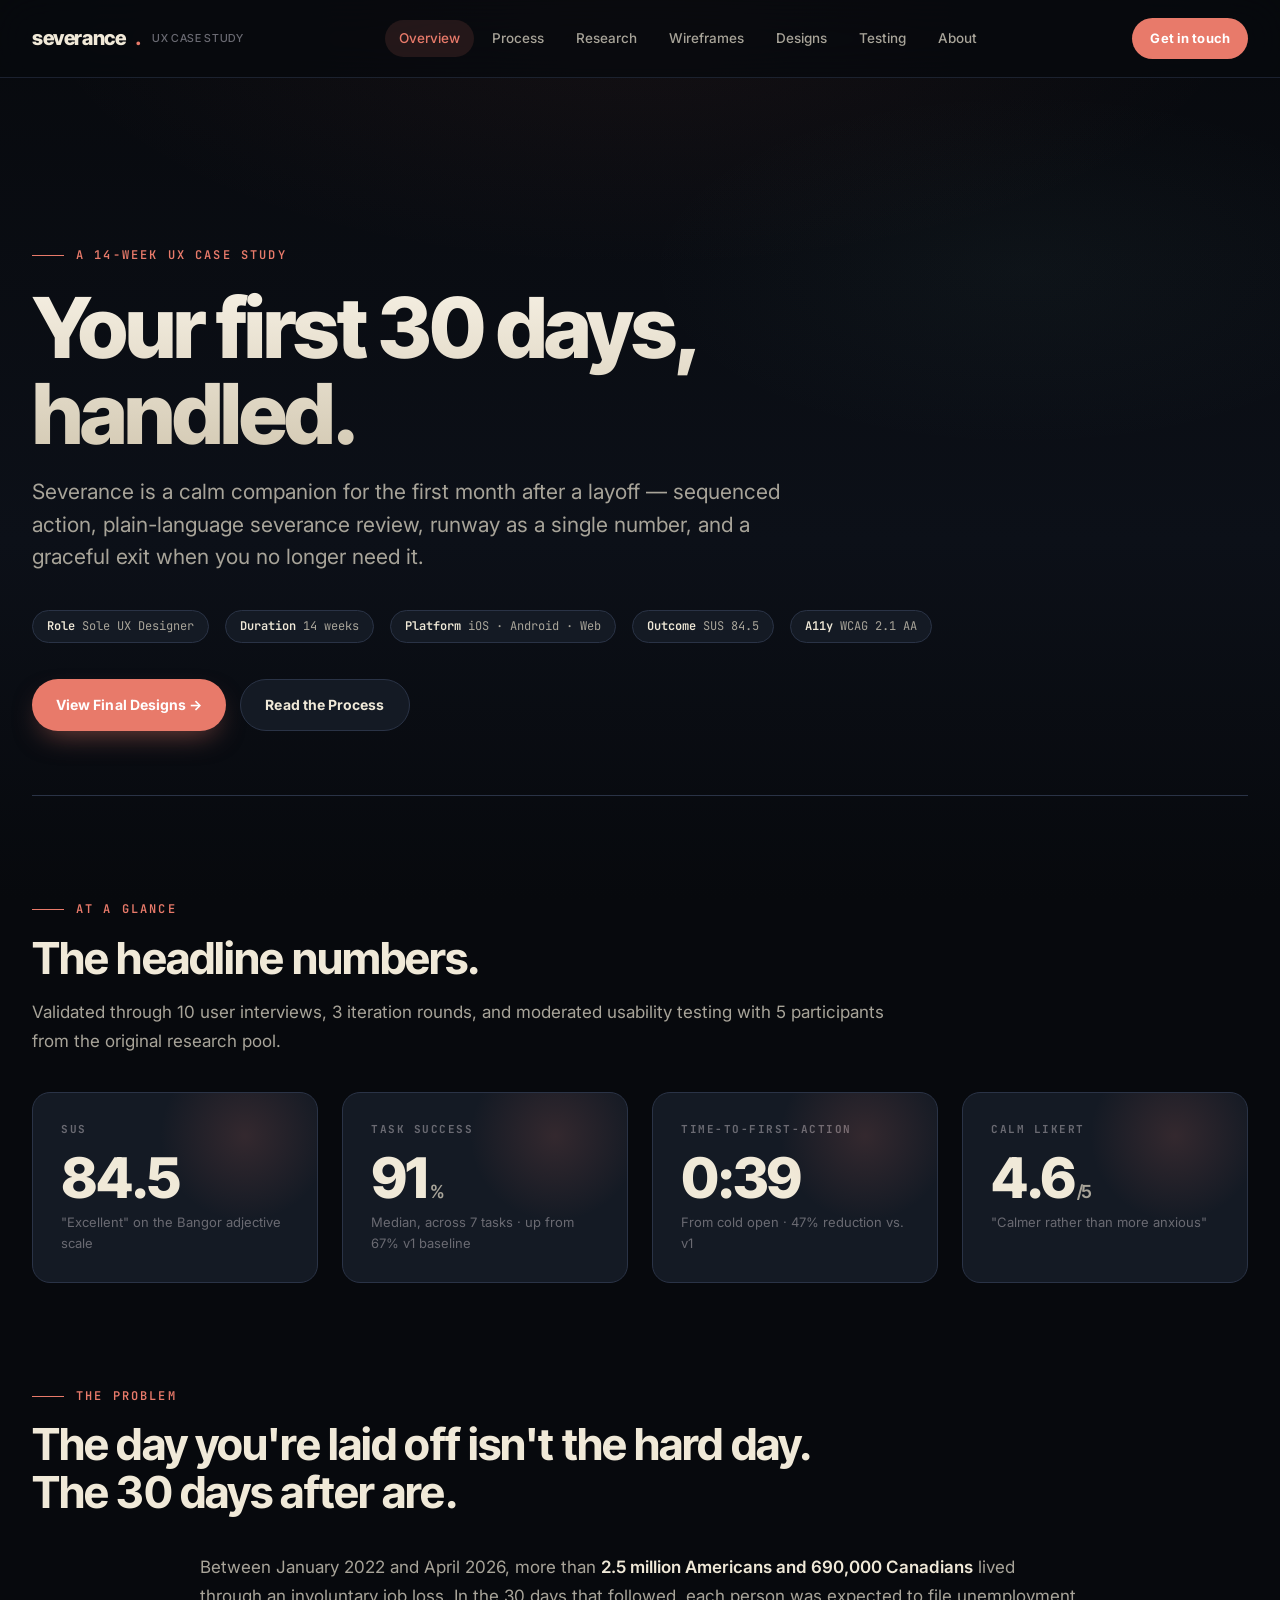
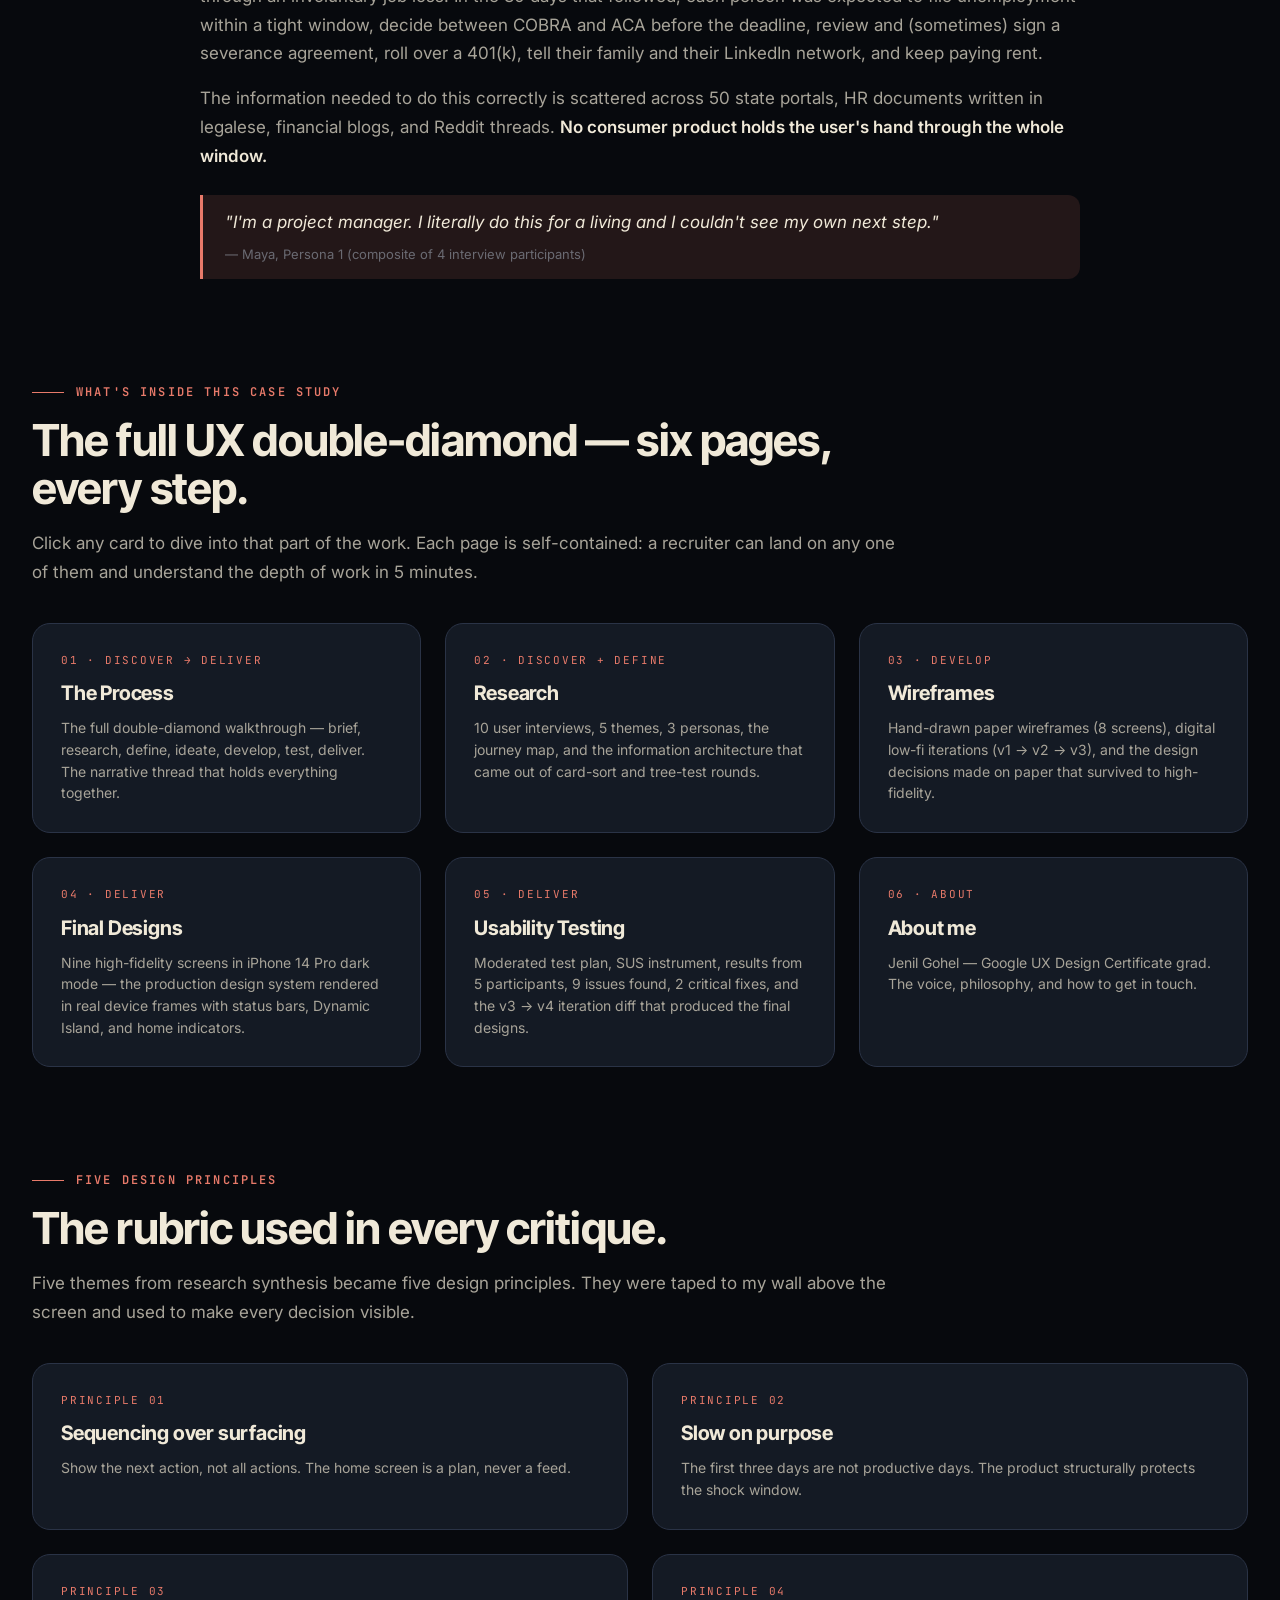
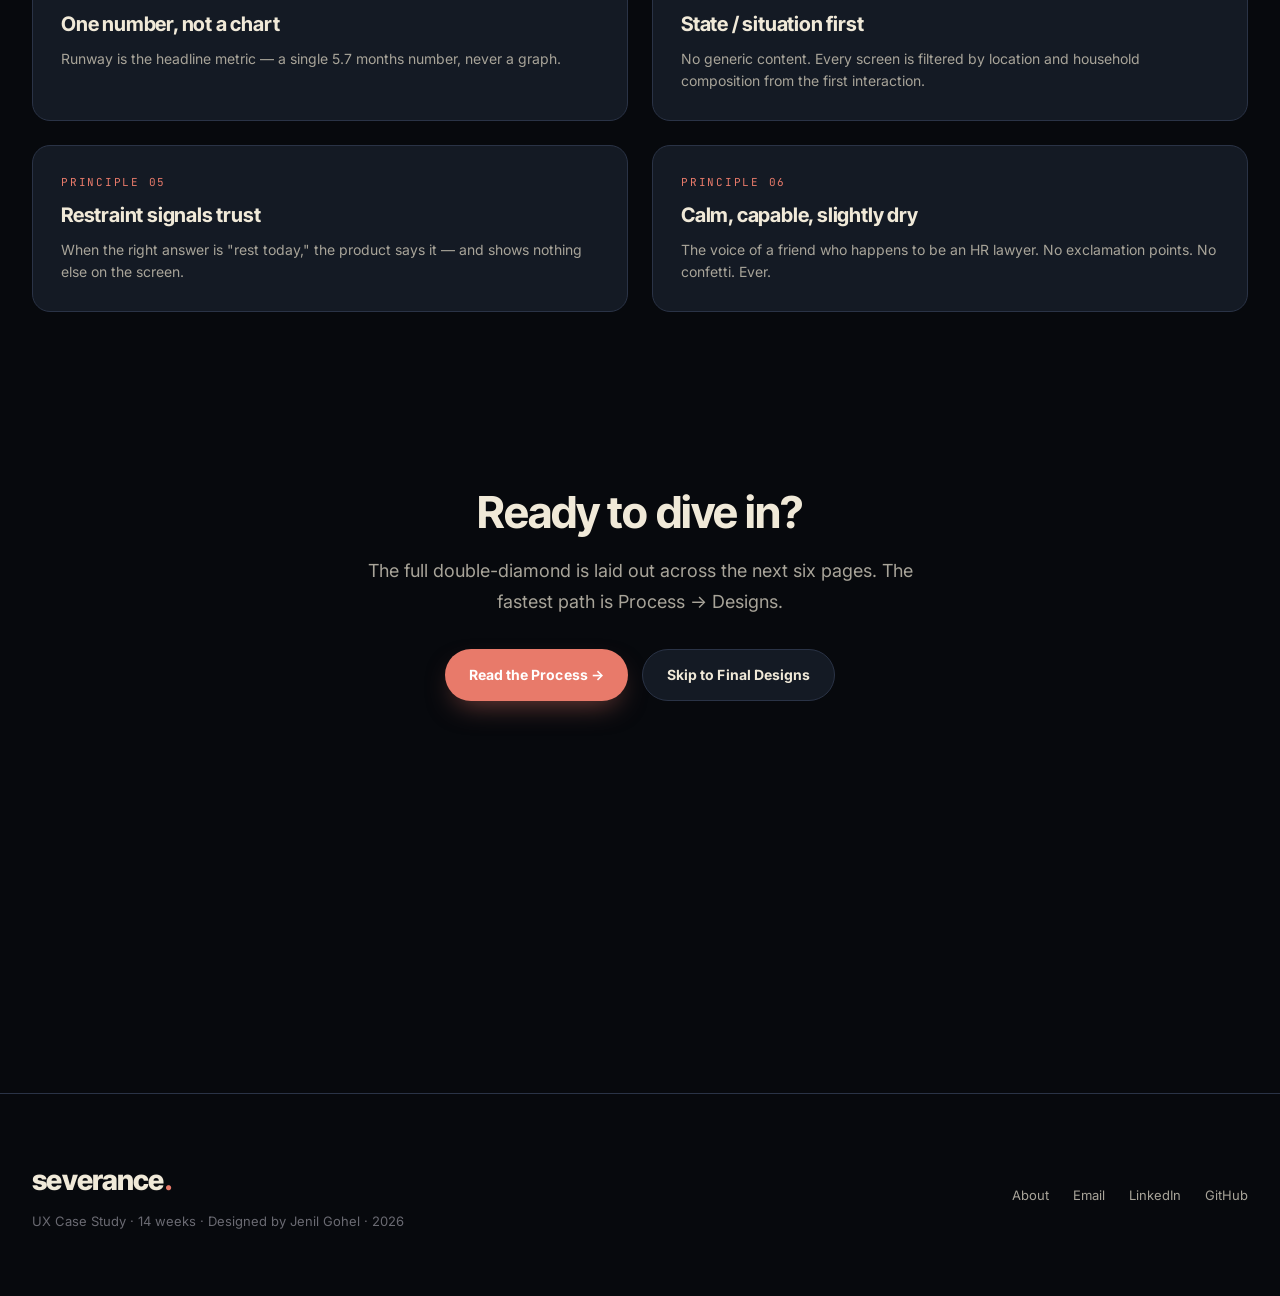
<file: index.html>
<!DOCTYPE html>
<html lang="en">
<head>
<meta charset="UTF-8">
<title>Severance — UX Case Study by Jenil Gohel</title>
<meta name="viewport" content="width=device-width, initial-scale=1.0">
<meta name="description" content="A 14-week UX case study designing a calm companion for the first 30 days after a layoff. SUS 84.5, WCAG 2.1 AA.">
<link rel="stylesheet" href="style.css">
</head>
<body>

<nav class="nav-bar"><div class="inner">
  <div class="nav-brand">severance<span class="dot">.</span> <small>UX Case Study</small></div>
  <div class="nav-links">
    <a href="index.html" class="active">Overview</a>
    <a href="process.html">Process</a>
    <a href="research.html">Research</a>
    <a href="wireframes.html">Wireframes</a>
    <a href="designs.html">Designs</a>
    <a href="testing.html">Testing</a>
    <a href="about.html">About</a>
  </div>
  <a href="about.html" class="nav-cta">Get in touch</a>
</div></nav>

<main class="wrap">

  <!-- HERO -->
  <section class="hero">
    <div class="eyebrow">A 14-WEEK UX CASE STUDY</div>
    <h1 class="hero-h">Your first 30 days,<br/>handled.</h1>
    <p class="lede">Severance is a calm companion for the first month after a layoff — sequenced action, plain-language severance review, runway as a single number, and a graceful exit when you no longer need it.</p>
    <div class="meta">
      <span class="pill"><strong>Role</strong> Sole UX Designer</span>
      <span class="pill"><strong>Duration</strong> 14 weeks</span>
      <span class="pill"><strong>Platform</strong> iOS · Android · Web</span>
      <span class="pill"><strong>Outcome</strong> SUS 84.5</span>
      <span class="pill"><strong>A11y</strong> WCAG 2.1 AA</span>
    </div>
    <div style="display: flex; gap: 14px; margin-top: 36px; flex-wrap: wrap;">
      <a href="designs.html" class="btn btn-primary">View Final Designs →</a>
      <a href="process.html" class="btn btn-secondary">Read the Process</a>
    </div>
  </section>

  <!-- AT A GLANCE -->
  <section class="section">
    <div class="section-head">
      <div class="eyebrow">AT A GLANCE</div>
      <h2>The headline numbers.</h2>
      <p>Validated through 10 user interviews, 3 iteration rounds, and moderated usability testing with 5 participants from the original research pool.</p>
    </div>
    <div class="grid grid-4">
      <div class="stat">
        <div class="label">SUS</div>
        <div class="num">84.5</div>
        <div class="desc">"Excellent" on the Bangor adjective scale</div>
      </div>
      <div class="stat">
        <div class="label">TASK SUCCESS</div>
        <div class="num">91<small>%</small></div>
        <div class="desc">Median, across 7 tasks · up from 67% v1 baseline</div>
      </div>
      <div class="stat">
        <div class="label">TIME-TO-FIRST-ACTION</div>
        <div class="num">0:39</div>
        <div class="desc">From cold open · 47% reduction vs. v1</div>
      </div>
      <div class="stat">
        <div class="label">CALM LIKERT</div>
        <div class="num">4.6<small>/5</small></div>
        <div class="desc">"Calmer rather than more anxious"</div>
      </div>
    </div>
  </section>

  <!-- THE PROBLEM -->
  <section class="section">
    <div class="section-head">
      <div class="eyebrow">THE PROBLEM</div>
      <h2>The day you're laid off isn't the hard day.<br/>The 30 days after are.</h2>
    </div>
    <div class="narrow">
      <p>Between January 2022 and April 2026, more than <strong>2.5 million Americans and 690,000 Canadians</strong> lived through an involuntary job loss. In the 30 days that followed, each person was expected to file unemployment within a tight window, decide between COBRA and ACA before the deadline, review and (sometimes) sign a severance agreement, roll over a 401(k), tell their family and their LinkedIn network, and keep paying rent.</p>
      <p>The information needed to do this correctly is scattered across 50 state portals, HR documents written in legalese, financial blogs, and Reddit threads. <strong>No consumer product holds the user's hand through the whole window.</strong></p>
      <blockquote>"I'm a project manager. I literally do this for a living and I couldn't see my own next step."<cite>— Maya, Persona 1 (composite of 4 interview participants)</cite></blockquote>
    </div>
  </section>

  <!-- WHAT'S INSIDE -->
  <section class="section">
    <div class="section-head">
      <div class="eyebrow">WHAT'S INSIDE THIS CASE STUDY</div>
      <h2>The full UX double-diamond — six pages, every step.</h2>
      <p>Click any card to dive into that part of the work. Each page is self-contained: a recruiter can land on any one of them and understand the depth of work in 5 minutes.</p>
    </div>
    <div class="grid grid-3">

      <a href="process.html" class="card">
        <div class="card-num">01 · DISCOVER → DELIVER</div>
        <div class="card-title">The Process</div>
        <div class="card-desc">The full double-diamond walkthrough — brief, research, define, ideate, develop, test, deliver. The narrative thread that holds everything together.</div>
      </a>

      <a href="research.html" class="card">
        <div class="card-num">02 · DISCOVER + DEFINE</div>
        <div class="card-title">Research</div>
        <div class="card-desc">10 user interviews, 5 themes, 3 personas, the journey map, and the information architecture that came out of card-sort and tree-test rounds.</div>
      </a>

      <a href="wireframes.html" class="card">
        <div class="card-num">03 · DEVELOP</div>
        <div class="card-title">Wireframes</div>
        <div class="card-desc">Hand-drawn paper wireframes (8 screens), digital low-fi iterations (v1 → v2 → v3), and the design decisions made on paper that survived to high-fidelity.</div>
      </a>

      <a href="designs.html" class="card">
        <div class="card-num">04 · DELIVER</div>
        <div class="card-title">Final Designs</div>
        <div class="card-desc">Nine high-fidelity screens in iPhone 14 Pro dark mode — the production design system rendered in real device frames with status bars, Dynamic Island, and home indicators.</div>
      </a>

      <a href="testing.html" class="card">
        <div class="card-num">05 · DELIVER</div>
        <div class="card-title">Usability Testing</div>
        <div class="card-desc">Moderated test plan, SUS instrument, results from 5 participants, 9 issues found, 2 critical fixes, and the v3 → v4 iteration diff that produced the final designs.</div>
      </a>

      <a href="about.html" class="card">
        <div class="card-num">06 · ABOUT</div>
        <div class="card-title">About me</div>
        <div class="card-desc">Jenil Gohel — Google UX Design Certificate grad. The voice, philosophy, and how to get in touch.</div>
      </a>

    </div>
  </section>

  <!-- DESIGN PRINCIPLES -->
  <section class="section">
    <div class="section-head">
      <div class="eyebrow">FIVE DESIGN PRINCIPLES</div>
      <h2>The rubric used in every critique.</h2>
      <p>Five themes from research synthesis became five design principles. They were taped to my wall above the screen and used to make every decision visible.</p>
    </div>
    <div class="grid grid-2">
      <div class="card"><div class="card-num">PRINCIPLE 01</div><div class="card-title">Sequencing over surfacing</div><div class="card-desc">Show the next action, not all actions. The home screen is a plan, never a feed.</div></div>
      <div class="card"><div class="card-num">PRINCIPLE 02</div><div class="card-title">Slow on purpose</div><div class="card-desc">The first three days are not productive days. The product structurally protects the shock window.</div></div>
      <div class="card"><div class="card-num">PRINCIPLE 03</div><div class="card-title">One number, not a chart</div><div class="card-desc">Runway is the headline metric — a single 5.7 months number, never a graph.</div></div>
      <div class="card"><div class="card-num">PRINCIPLE 04</div><div class="card-title">State / situation first</div><div class="card-desc">No generic content. Every screen is filtered by location and household composition from the first interaction.</div></div>
      <div class="card"><div class="card-num">PRINCIPLE 05</div><div class="card-title">Restraint signals trust</div><div class="card-desc">When the right answer is "rest today," the product says it — and shows nothing else on the screen.</div></div>
      <div class="card"><div class="card-num">PRINCIPLE 06</div><div class="card-title">Calm, capable, slightly dry</div><div class="card-desc">The voice of a friend who happens to be an HR lawyer. No exclamation points. No confetti. Ever.</div></div>
    </div>
  </section>

  <!-- CTA -->
  <section class="section" style="text-align: center; padding: 80px 0;">
    <h2 style="margin: 0 0 20px;">Ready to dive in?</h2>
    <p style="font-size: 18px; max-width: 600px; margin: 0 auto 32px;">The full double-diamond is laid out across the next six pages. The fastest path is Process → Designs.</p>
    <div style="display: flex; gap: 14px; justify-content: center; flex-wrap: wrap;">
      <a href="process.html" class="btn btn-primary">Read the Process →</a>
      <a href="designs.html" class="btn btn-secondary">Skip to Final Designs</a>
    </div>
  </section>

</main>

<footer class="site-footer"><div class="inner">
  <div>
    <div class="brand">severance<span class="dot">.</span></div>
    <div class="meta">UX Case Study · 14 weeks · Designed by Jenil Gohel · 2026</div>
  </div>
  <div class="links">
    <a href="about.html">About</a>
    <a href="mailto:jgohel9902@gmail.com">Email</a>
    <a href="https://www.linkedin.com/in/jgohel9902" target="_blank">LinkedIn</a>
    <a href="https://github.com/jgohel9902" target="_blank">GitHub</a>
  </div>
</div></footer>

</body>
</html>
</file>
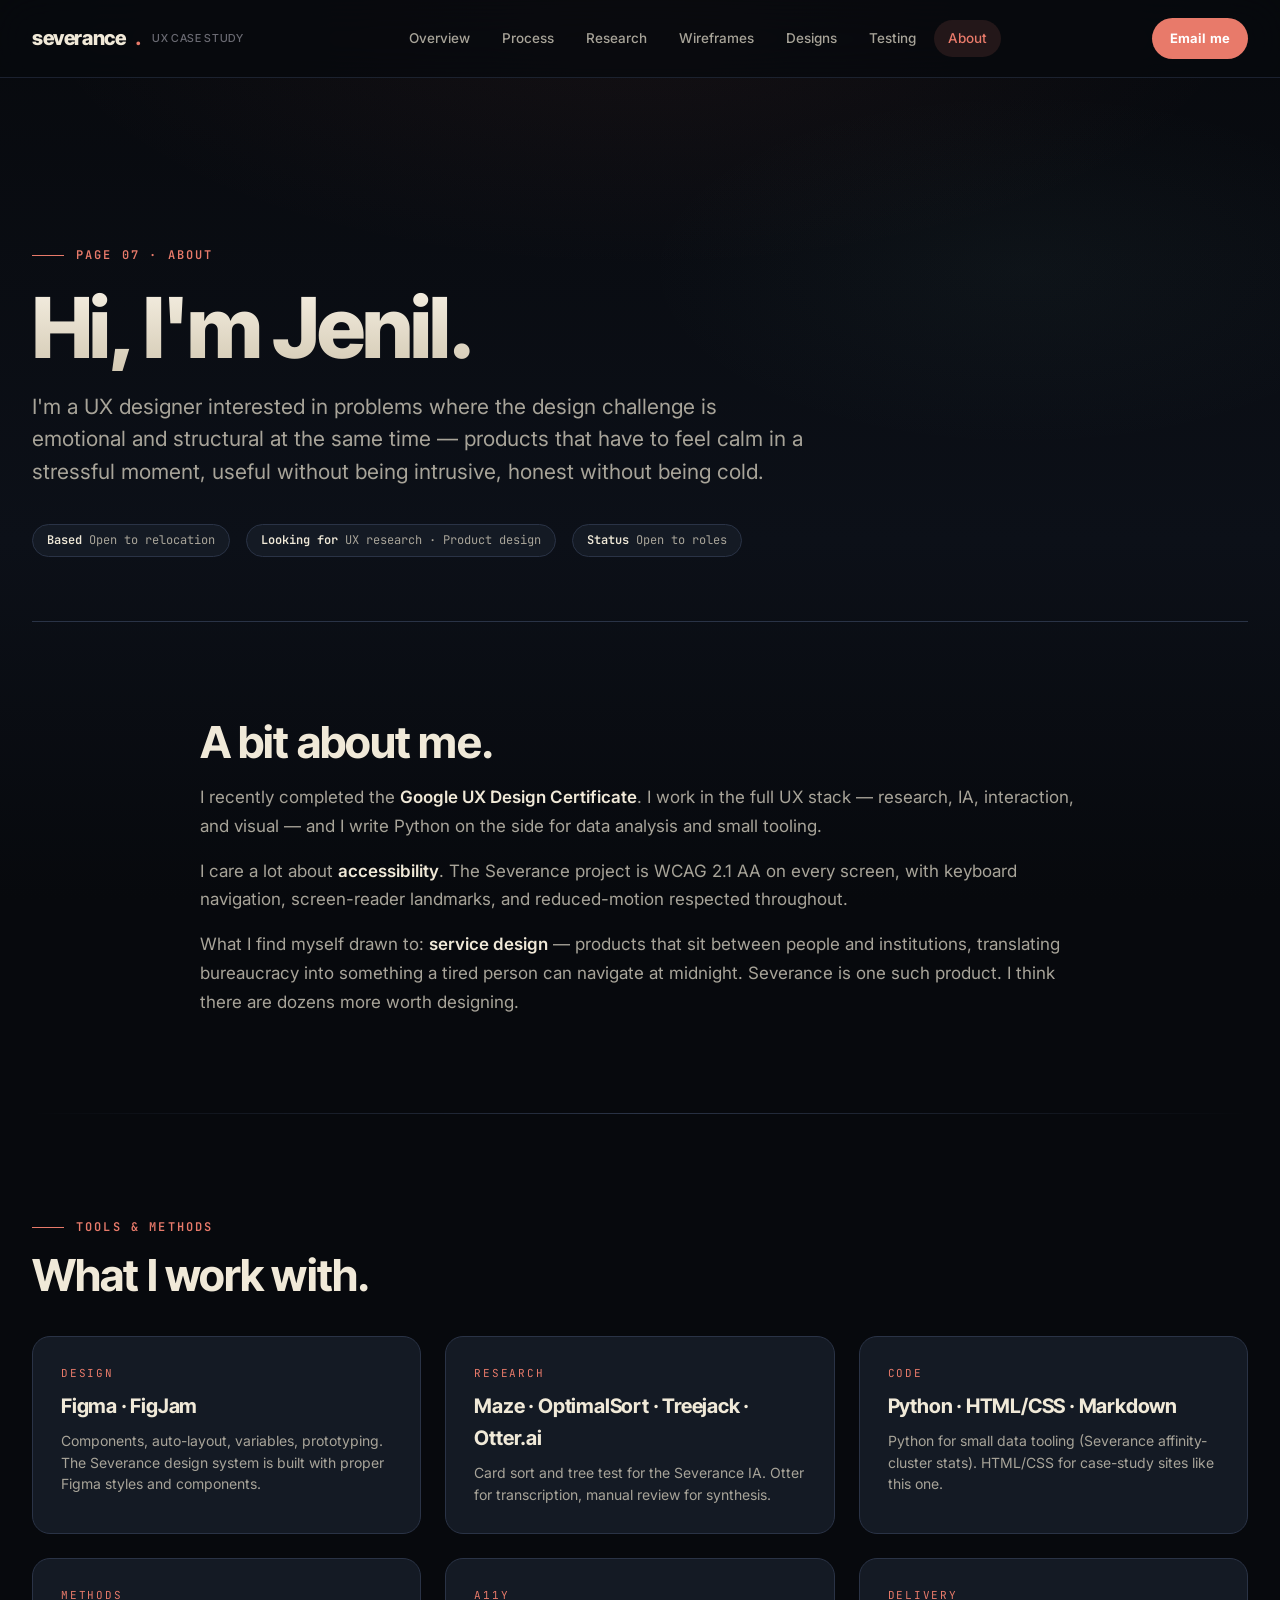
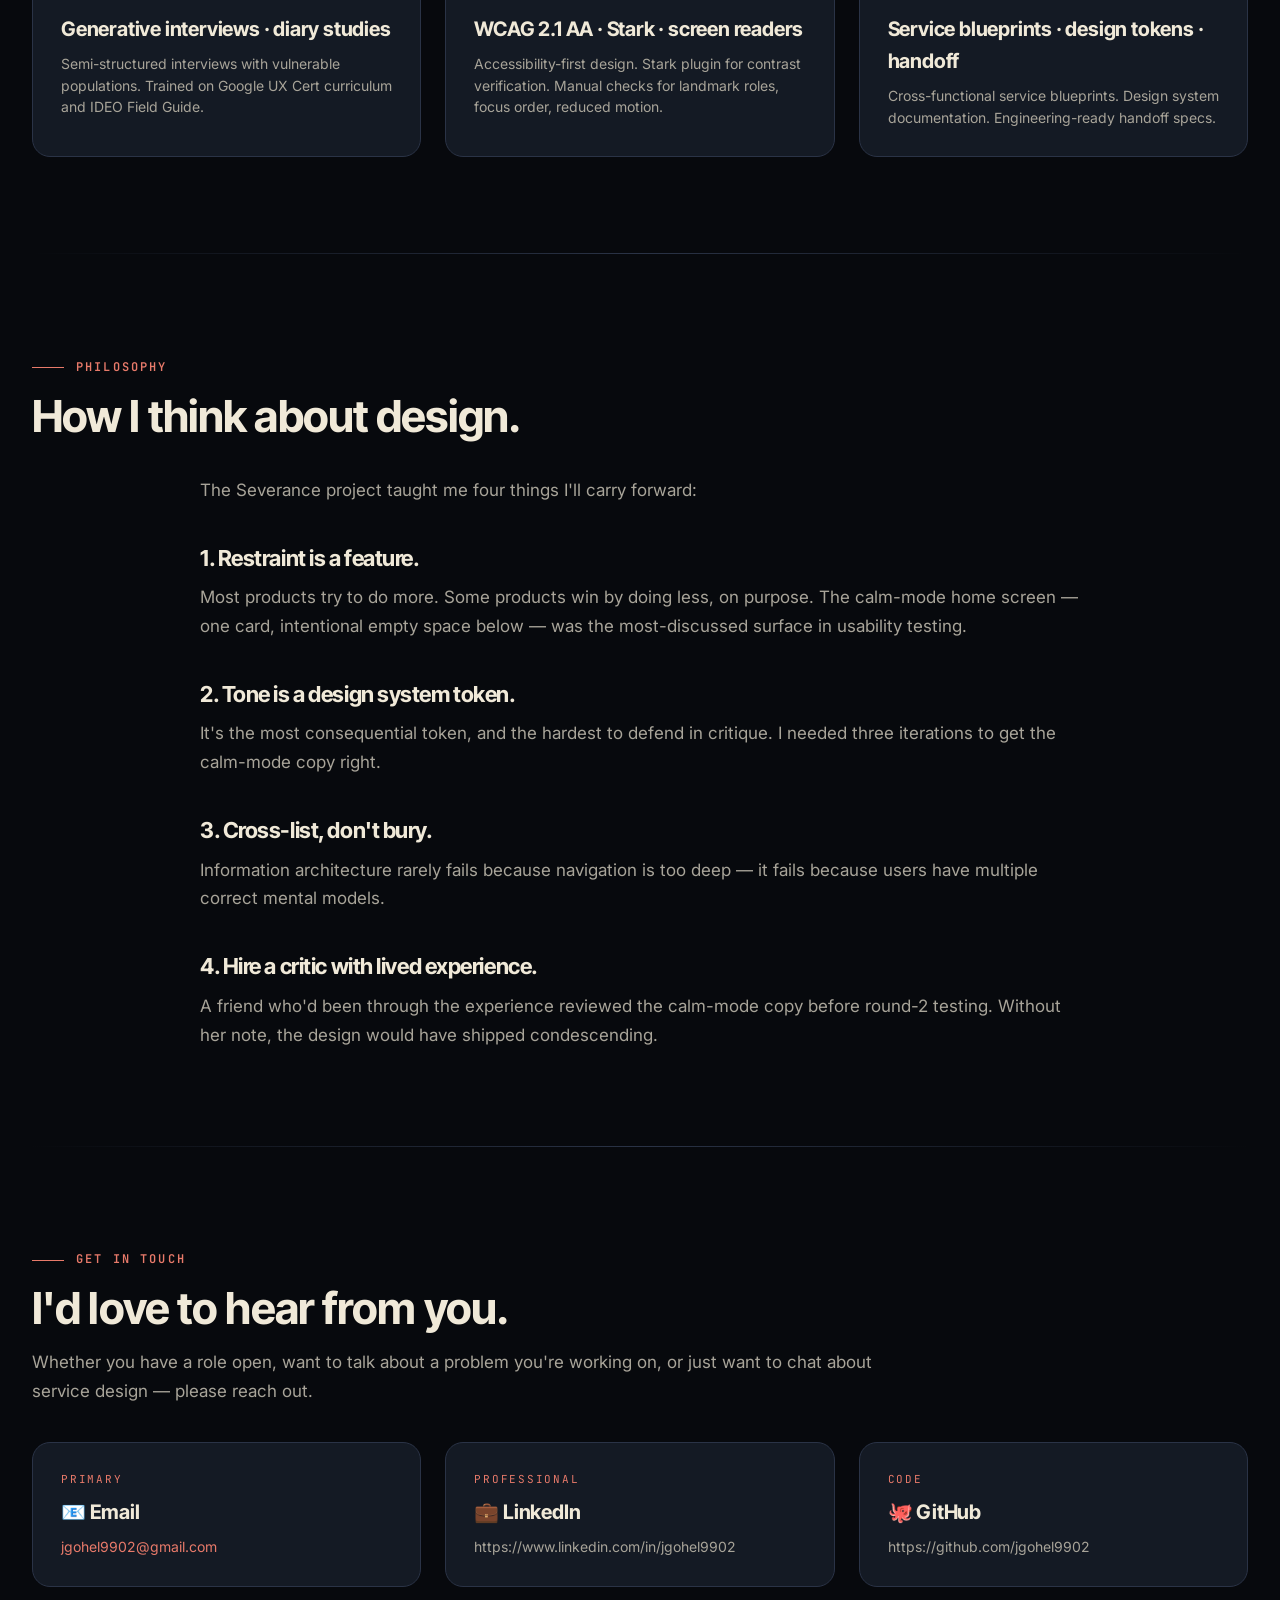
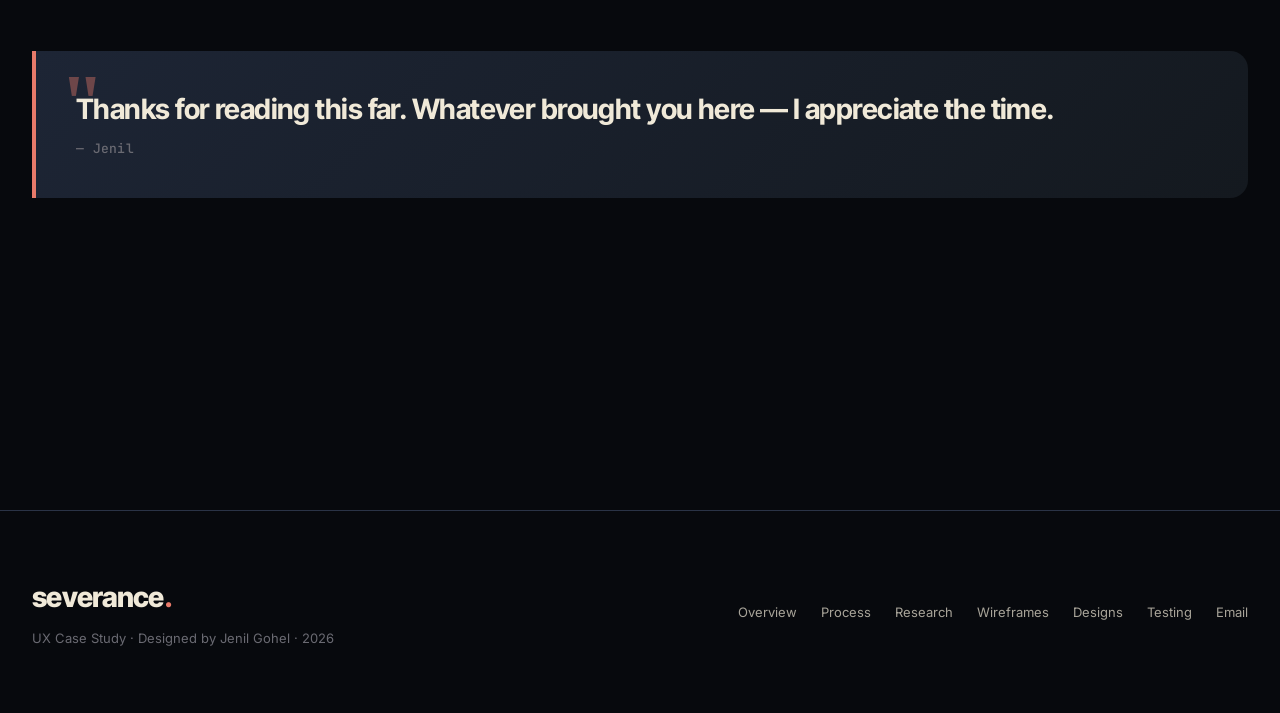
<file: about.html>
<!DOCTYPE html>
<html lang="en">
<head>
<meta charset="UTF-8">
<title>About — Jenil Gohel</title>
<meta name="viewport" content="width=device-width, initial-scale=1.0">
<link rel="stylesheet" href="style.css">
</head>
<body>

<nav class="nav-bar"><div class="inner">
  <div class="nav-brand">severance<span class="dot">.</span> <small>UX Case Study</small></div>
  <div class="nav-links">
    <a href="index.html">Overview</a>
    <a href="process.html">Process</a>
    <a href="research.html">Research</a>
    <a href="wireframes.html">Wireframes</a>
    <a href="designs.html">Designs</a>
    <a href="testing.html">Testing</a>
    <a href="about.html" class="active">About</a>
  </div>
  <a href="mailto:jgohel9902@gmail.com" class="nav-cta">Email me</a>
</div></nav>

<main class="wrap">

  <section class="hero">
    <div class="eyebrow">PAGE 07 · ABOUT</div>
    <h1 class="hero-h">Hi, I'm Jenil.</h1>
    <p class="lede">I'm a UX designer interested in problems where the design challenge is emotional and structural at the same time — products that have to feel calm in a stressful moment, useful without being intrusive, honest without being cold.</p>
    <div class="meta">
      <span class="pill"><strong>Based</strong> Open to relocation</span>
      <span class="pill"><strong>Looking for</strong> UX research · Product design</span>
      <span class="pill"><strong>Status</strong> Open to roles</span>
    </div>
  </section>

  <!-- ABOUT -->
  <section class="section">
    <div class="narrow">
      <h2 style="margin-top: 0;">A bit about me.</h2>
      <p>I recently completed the <strong>Google UX Design Certificate</strong>. I work in the full UX stack — research, IA, interaction, and visual — and I write Python on the side for data analysis and small tooling.</p>
      <p>I care a lot about <strong>accessibility</strong>. The Severance project is WCAG 2.1 AA on every screen, with keyboard navigation, screen-reader landmarks, and reduced-motion respected throughout.</p>
      <p>What I find myself drawn to: <strong>service design</strong> — products that sit between people and institutions, translating bureaucracy into something a tired person can navigate at midnight. Severance is one such product. I think there are dozens more worth designing.</p>
    </div>
  </section>

  <div class="divider"></div>

  <!-- TOOLS -->
  <section class="section">
    <div class="section-head">
      <div class="eyebrow">TOOLS &amp; METHODS</div>
      <h2>What I work with.</h2>
    </div>
    <div class="grid grid-3">
      <div class="card">
        <div class="card-num">DESIGN</div>
        <div class="card-title">Figma · FigJam</div>
        <div class="card-desc">Components, auto-layout, variables, prototyping. The Severance design system is built with proper Figma styles and components.</div>
      </div>
      <div class="card">
        <div class="card-num">RESEARCH</div>
        <div class="card-title">Maze · OptimalSort · Treejack · Otter.ai</div>
        <div class="card-desc">Card sort and tree test for the Severance IA. Otter for transcription, manual review for synthesis.</div>
      </div>
      <div class="card">
        <div class="card-num">CODE</div>
        <div class="card-title">Python · HTML/CSS · Markdown</div>
        <div class="card-desc">Python for small data tooling (Severance affinity-cluster stats). HTML/CSS for case-study sites like this one.</div>
      </div>
      <div class="card">
        <div class="card-num">METHODS</div>
        <div class="card-title">Generative interviews · diary studies</div>
        <div class="card-desc">Semi-structured interviews with vulnerable populations. Trained on Google UX Cert curriculum and IDEO Field Guide.</div>
      </div>
      <div class="card">
        <div class="card-num">A11Y</div>
        <div class="card-title">WCAG 2.1 AA · Stark · screen readers</div>
        <div class="card-desc">Accessibility-first design. Stark plugin for contrast verification. Manual checks for landmark roles, focus order, reduced motion.</div>
      </div>
      <div class="card">
        <div class="card-num">DELIVERY</div>
        <div class="card-title">Service blueprints · design tokens · handoff</div>
        <div class="card-desc">Cross-functional service blueprints. Design system documentation. Engineering-ready handoff specs.</div>
      </div>
    </div>
  </section>

  <div class="divider"></div>

  <!-- PHILOSOPHY -->
  <section class="section">
    <div class="section-head">
      <div class="eyebrow">PHILOSOPHY</div>
      <h2>How I think about design.</h2>
    </div>
    <div class="narrow">
      <p>The Severance project taught me four things I'll carry forward:</p>
      <h3>1. Restraint is a feature.</h3>
      <p>Most products try to do more. Some products win by doing less, on purpose. The calm-mode home screen — one card, intentional empty space below — was the most-discussed surface in usability testing.</p>
      <h3>2. Tone is a design system token.</h3>
      <p>It's the most consequential token, and the hardest to defend in critique. I needed three iterations to get the calm-mode copy right.</p>
      <h3>3. Cross-list, don't bury.</h3>
      <p>Information architecture rarely fails because navigation is too deep — it fails because users have multiple correct mental models.</p>
      <h3>4. Hire a critic with lived experience.</h3>
      <p>A friend who'd been through the experience reviewed the calm-mode copy before round-2 testing. Without her note, the design would have shipped condescending.</p>
    </div>
  </section>

  <div class="divider"></div>

  <!-- CONTACT -->
  <section class="section" id="contact">
    <div class="section-head">
      <div class="eyebrow">GET IN TOUCH</div>
      <h2>I'd love to hear from you.</h2>
      <p>Whether you have a role open, want to talk about a problem you're working on, or just want to chat about service design — please reach out.</p>
    </div>

    <div class="grid grid-3">
      <a href="mailto:jgohel9902@gmail.com" class="card">
        <div class="card-num">PRIMARY</div>
        <div class="card-title">📧 Email</div>
        <div class="card-desc" style="color: var(--coral);">jgohel9902@gmail.com</div>
      </a>
      <a href="#" target="_blank" class="card">
        <div class="card-num">PROFESSIONAL</div>
        <div class="card-title">💼 LinkedIn</div>
        <div class="card-desc">https://www.linkedin.com/in/jgohel9902</div>
      </a>
      <a href="#" target="_blank" class="card">
        <div class="card-num">CODE</div>
        <div class="card-title">🐙 GitHub</div>
        <div class="card-desc">https://github.com/jgohel9902</div>
      </a>
    </div>

    <div class="quote" style="margin-top: 64px;">
      Thanks for reading this far. Whatever brought you here — I appreciate the time.
      <span class="quote-attribution">— Jenil</span>
    </div>
  </section>

</main>

<footer class="site-footer"><div class="inner">
  <div>
    <div class="brand">severance<span class="dot">.</span></div>
    <div class="meta">UX Case Study · Designed by Jenil Gohel · 2026</div>
  </div>
  <div class="links">
    <a href="index.html">Overview</a>
    <a href="process.html">Process</a>
    <a href="research.html">Research</a>
    <a href="wireframes.html">Wireframes</a>
    <a href="designs.html">Designs</a>
    <a href="testing.html">Testing</a>
    <a href="mailto:jgohel9902@gmail.com">Email</a>
  </div>
</div></footer>

</body>
</html>
</file>
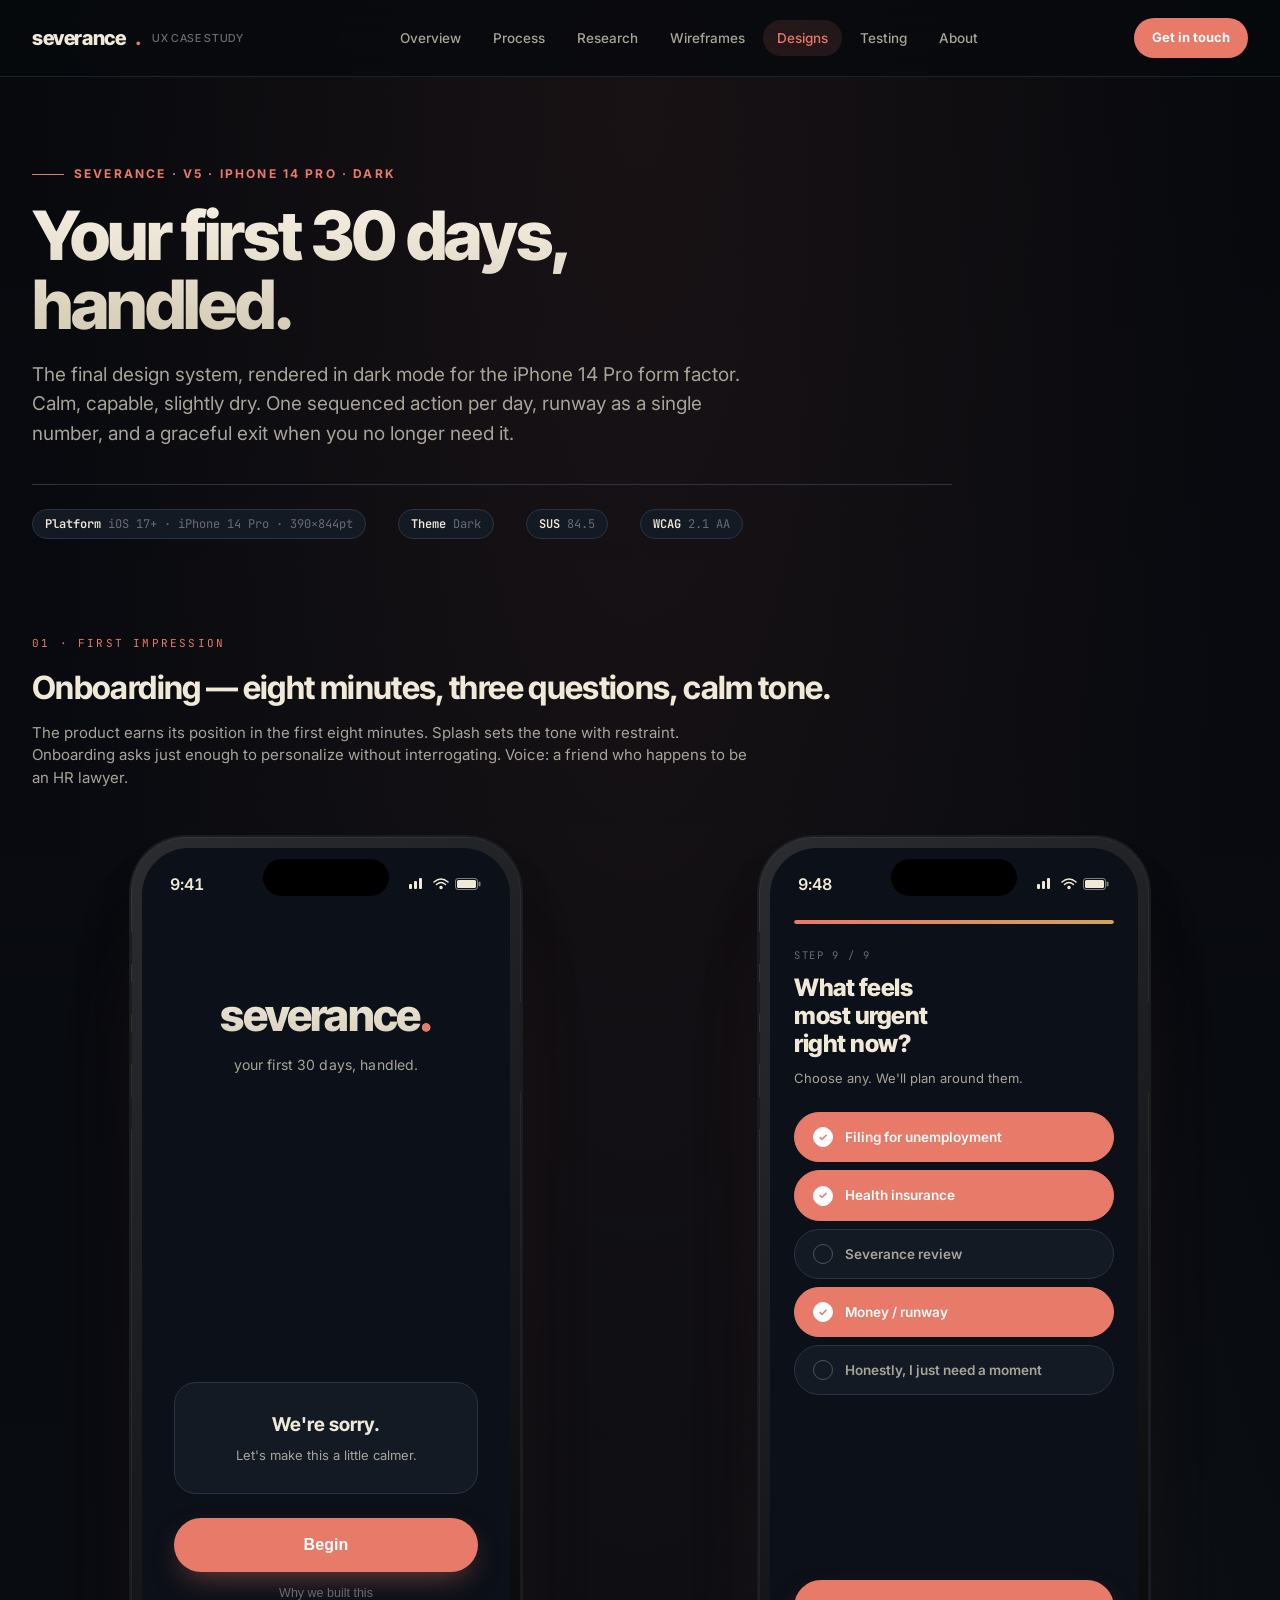
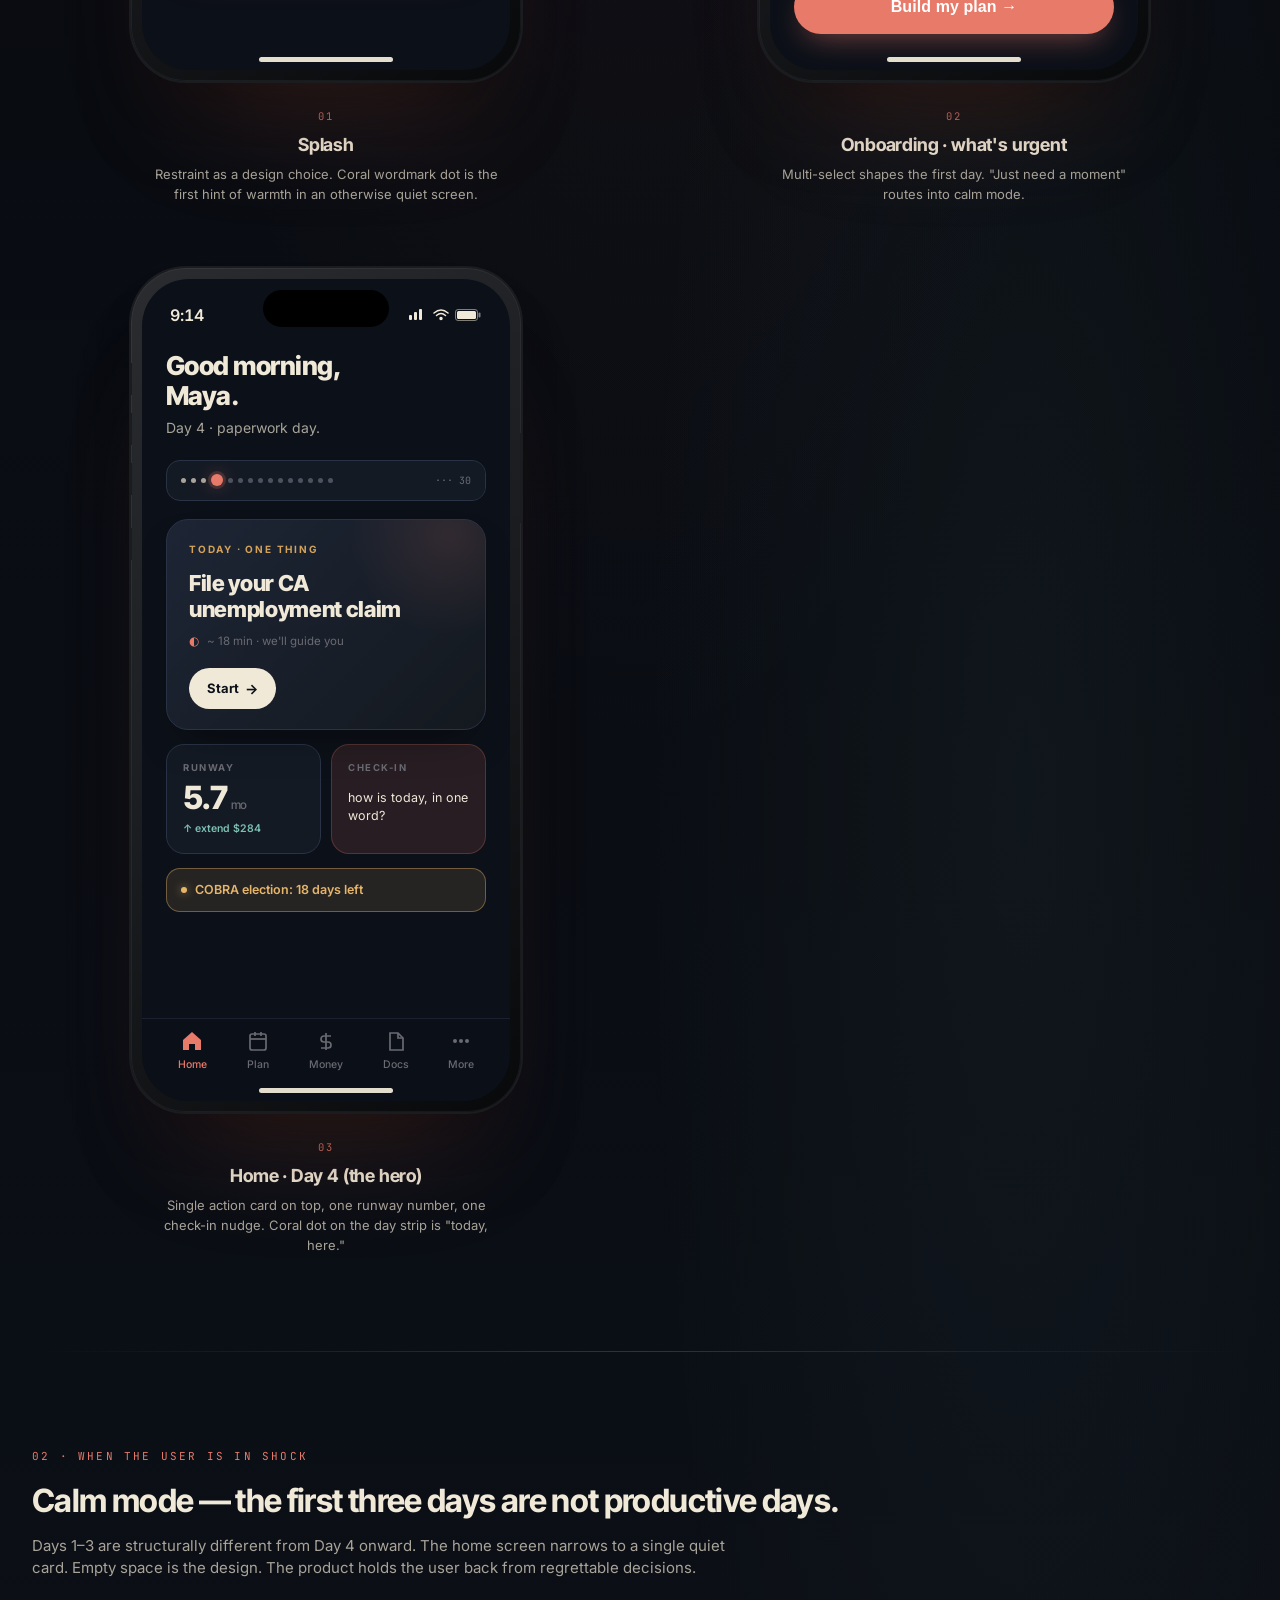
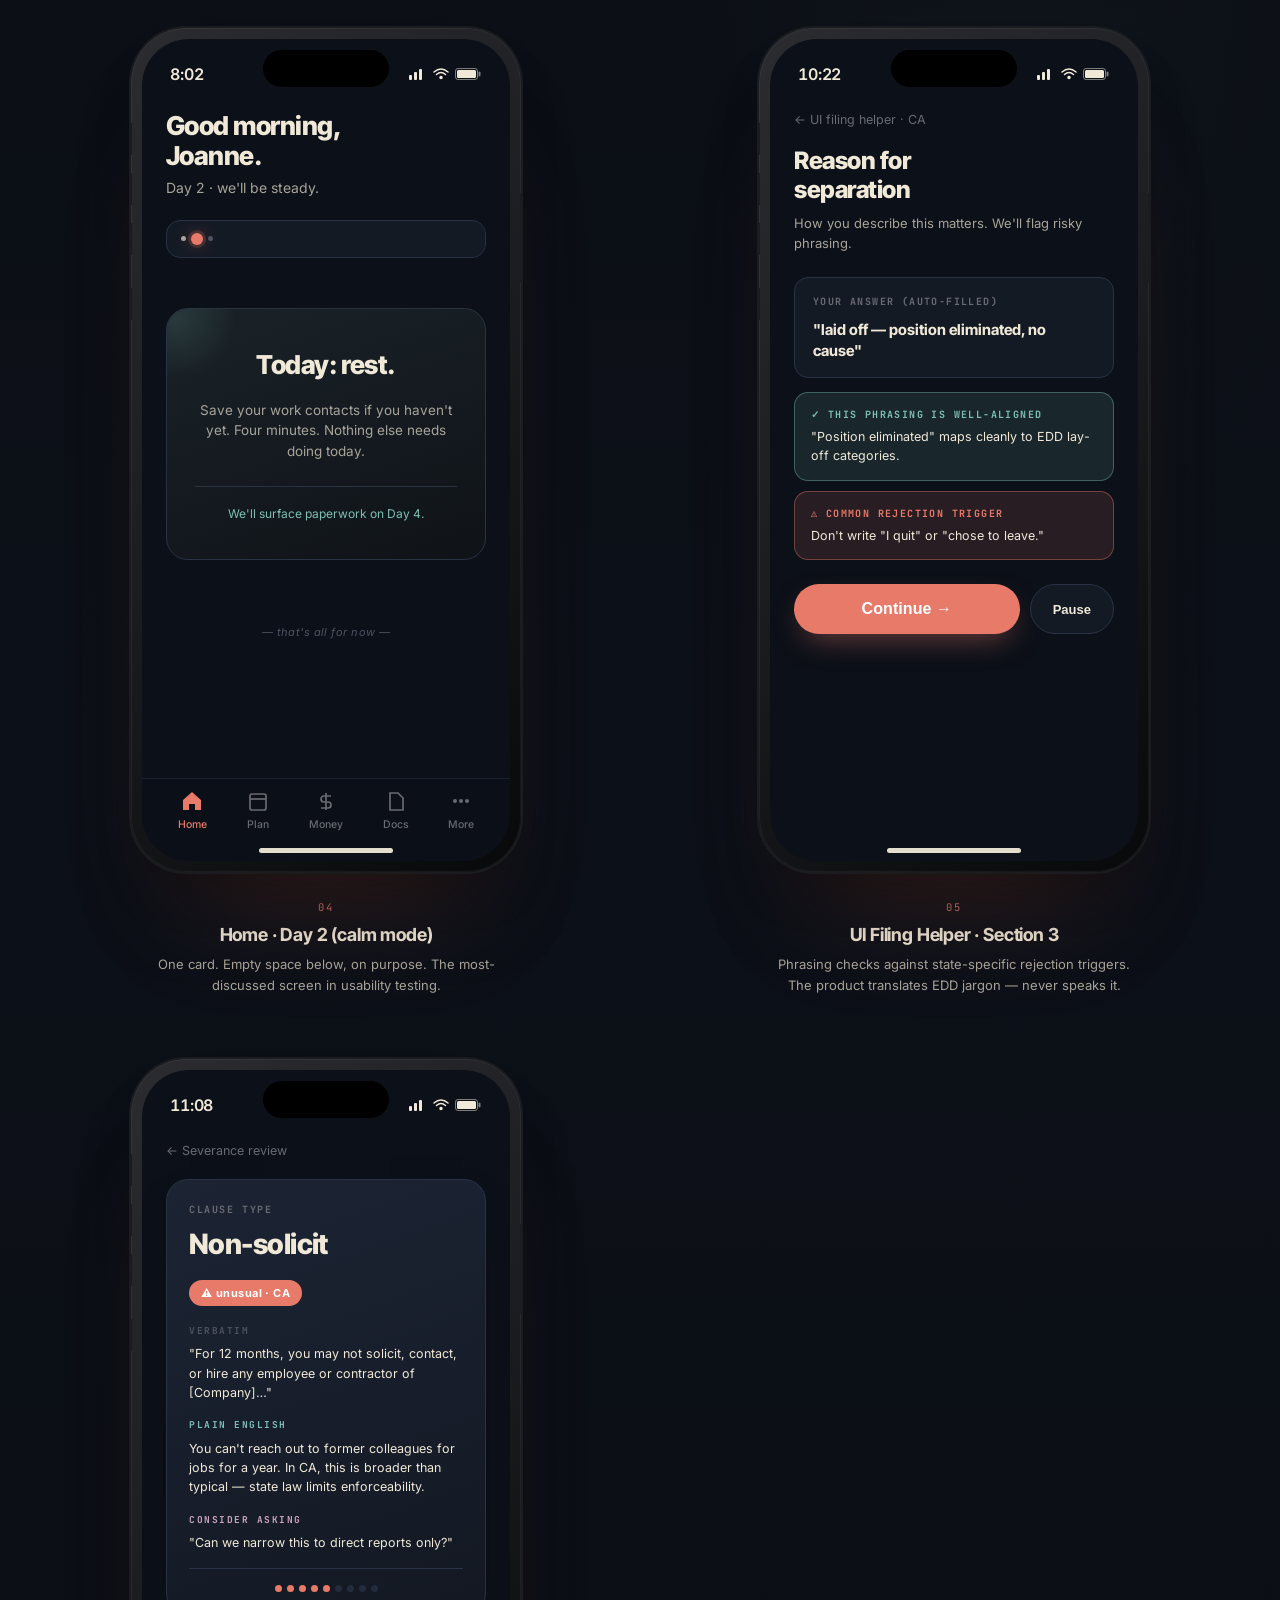
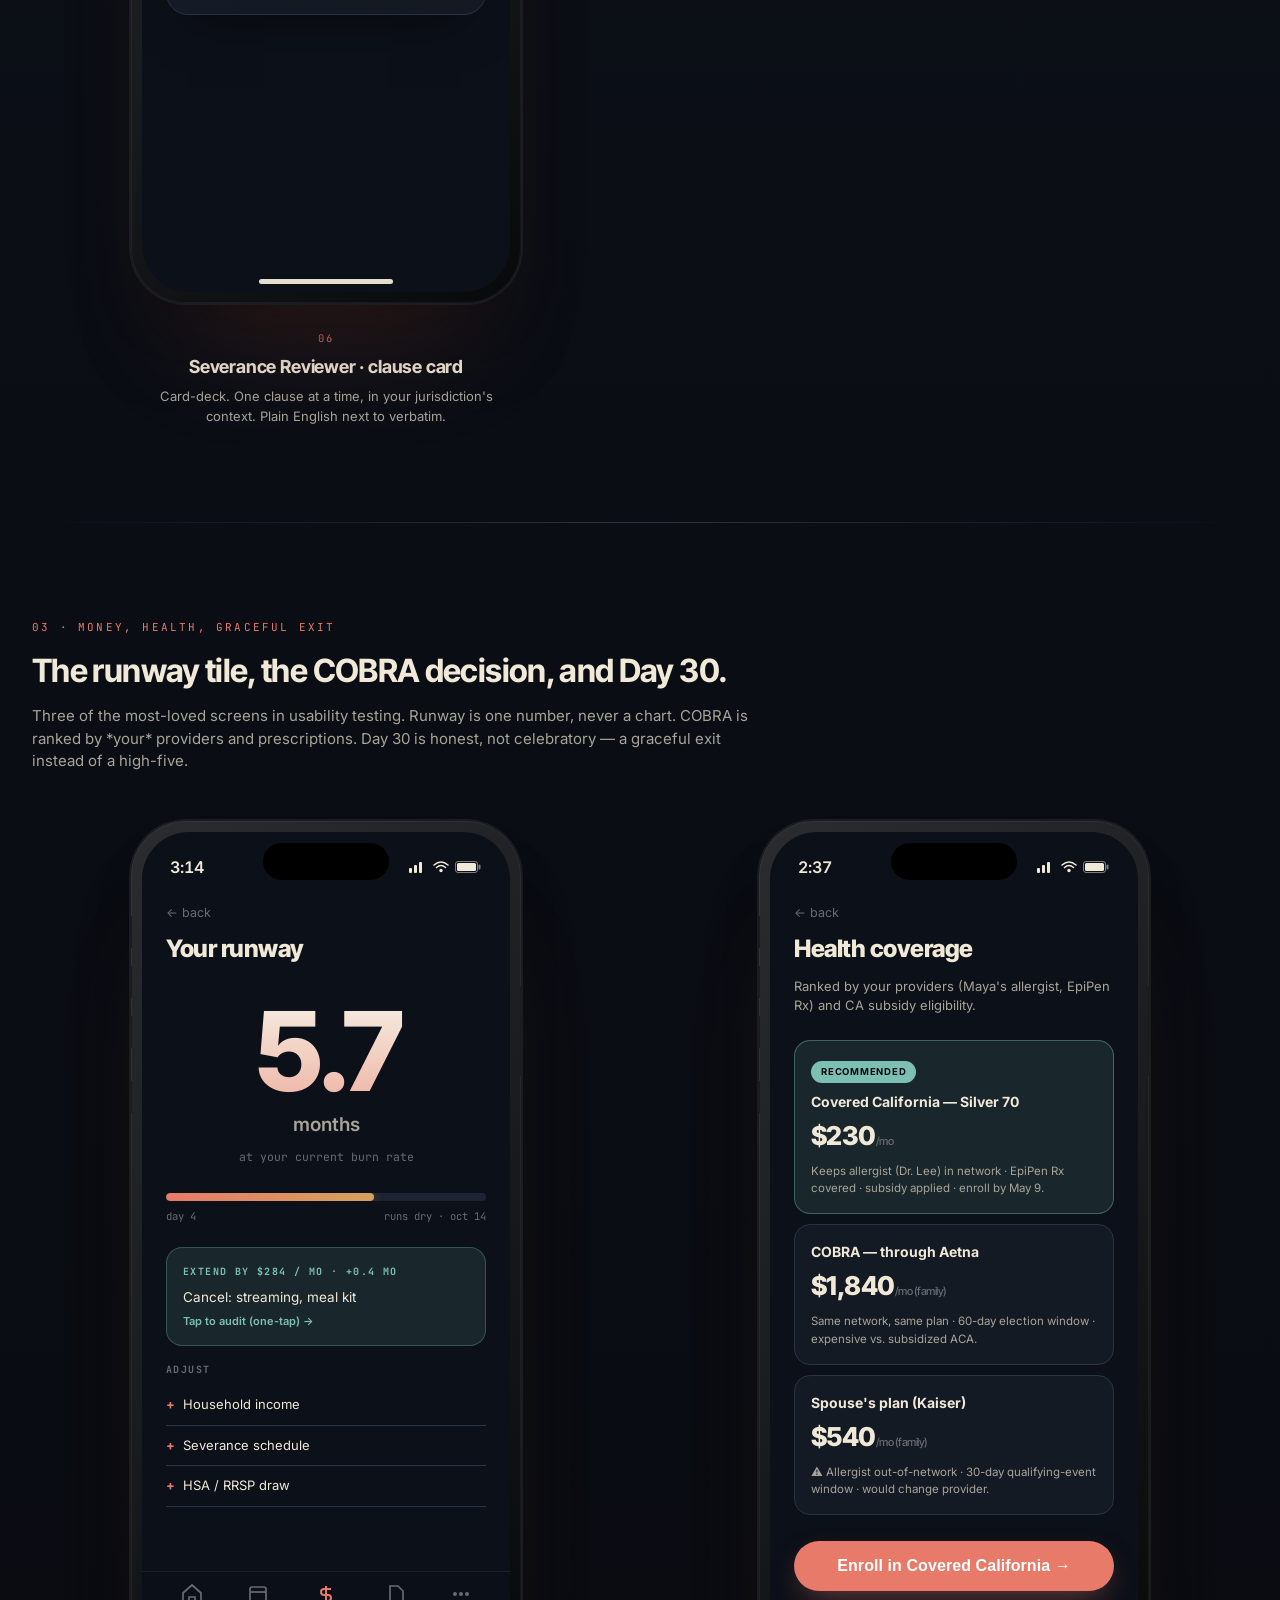
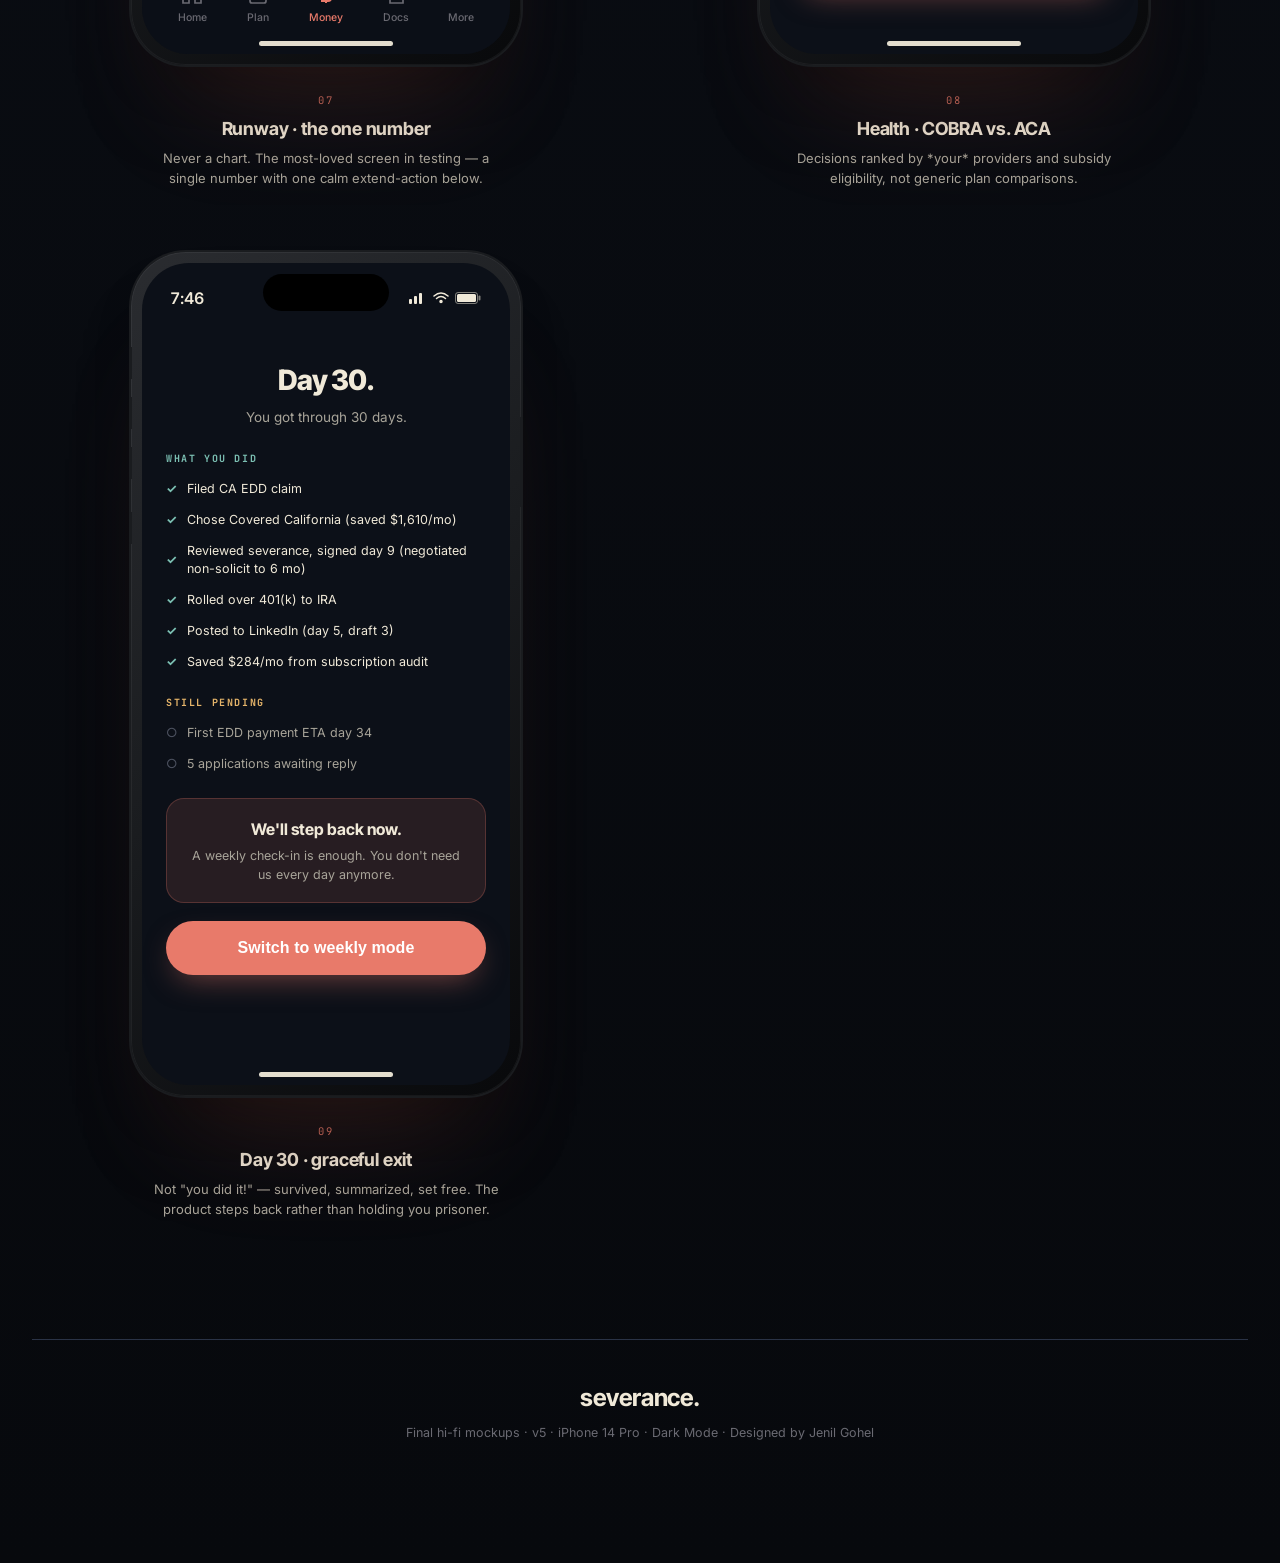
<file: designs.html>
<!DOCTYPE html>
<html lang="en">
<head>
<meta charset="UTF-8">
<title>Severance — Final Designs · Case Study</title>
<meta name="viewport" content="width=device-width, initial-scale=1.0">
<link rel="preconnect" href="https://fonts.googleapis.com">
<link rel="preconnect" href="https://fonts.gstatic.com" crossorigin>
<link href="https://fonts.googleapis.com/css2?family=Inter:wght@400;500;600;700;800&family=Inter+Tight:wght@600;700;800;900&family=JetBrains+Mono:wght@400;500&display=swap" rel="stylesheet">
<style>
  :root {
    /* Dark mode tokens */
    --bg-deep: #07090d;
    --bg:        #0c1018;
    --surface:   #141a24;
    --surface-2: #1c2332;
    --surface-3: #232c3d;
    --hairline:  #2a3346;

    --text:       #f0e9d8;
    --text-2:     #a8a499;
    --text-3:     #6a6a72;
    --text-mute:  #4d5260;

    --coral:    #e87a6a;
    --coral-d:  #c5594a;
    --coral-bg: rgba(232,122,106,0.12);
    --teal:     #7cc0b3;
    --teal-bg:  rgba(124,192,179,0.12);
    --amber:    #e6b56a;
    --amber-bg: rgba(230,181,106,0.12);
    --plum:     #c9a3bf;
    --plum-bg:  rgba(201,163,191,0.12);

    --gold-eyebrow: #d4a259;
  }

  * { box-sizing: border-box; margin: 0; padding: 0; }
  html, body { background: var(--bg-deep); color: var(--text); font-family: 'Inter', -apple-system, system-ui, sans-serif; line-height: 1.5; -webkit-font-smoothing: antialiased; }
  body {
    min-height: 100vh;
    background:
      radial-gradient(ellipse 80% 50% at 50% 0%, rgba(232,122,106,0.08) 0%, transparent 60%),
      radial-gradient(ellipse 60% 40% at 80% 30%, rgba(124,192,179,0.05) 0%, transparent 50%),
      linear-gradient(180deg, #07090d 0%, #0c1018 50%, #07090d 100%);
  }

  .wrap { max-width: 1600px; margin: 0 auto; padding: 80px 32px 120px; }

  /* ============== HERO ============== */
  header.hero { margin-bottom: 80px; max-width: 920px; }
  header.hero .eyebrow {
    font-size: 12px; font-weight: 700; letter-spacing: 0.18em;
    color: var(--coral); text-transform: uppercase; margin-bottom: 18px;
    display: inline-flex; align-items: center; gap: 10px;
  }
  header.hero .eyebrow::before {
    content: ''; width: 32px; height: 1px; background: var(--coral);
  }
  header.hero h1 {
    font-family: 'Inter Tight', Inter, sans-serif;
    font-size: 68px; font-weight: 800; letter-spacing: -0.035em;
    line-height: 1.02; margin-bottom: 20px;
    background: linear-gradient(180deg, #f5efe2 0%, #d4cab4 100%);
    -webkit-background-clip: text; background-clip: text; -webkit-text-fill-color: transparent;
  }
  header.hero p { font-size: 19px; color: var(--text-2); max-width: 720px; line-height: 1.55; }
  header.hero .meta {
    display: flex; gap: 32px; flex-wrap: wrap; margin-top: 36px;
    padding-top: 24px; border-top: 1px solid var(--hairline);
    font-size: 12px; color: var(--text-3); font-family: 'JetBrains Mono', monospace;
  }
  header.hero .meta strong { color: var(--text); font-weight: 600; }
  header.hero .meta .pill { padding: 5px 12px; background: var(--surface); border: 1px solid var(--hairline); border-radius: 999px; }

  /* ============== SECTION ============== */
  .section-head { margin: 96px 0 48px; max-width: 920px; }
  .section-head .num {
    font-family: 'JetBrains Mono', monospace; font-size: 11px;
    color: var(--coral); letter-spacing: 0.2em; margin-bottom: 12px;
  }
  .section-head h2 {
    font-family: 'Inter Tight', Inter, sans-serif;
    font-size: 32px; font-weight: 700; letter-spacing: -0.02em; margin-bottom: 10px;
  }
  .section-head p { font-size: 15px; color: var(--text-2); max-width: 720px; }

  /* ============== GALLERY ============== */
  .gallery {
    display: grid;
    grid-template-columns: repeat(auto-fit, minmax(390px, 1fr));
    gap: 64px 40px;
    align-items: end;
    justify-items: center;
  }

  .frame-wrap { display: flex; flex-direction: column; align-items: center; gap: 28px; }
  .frame-wrap .caption { text-align: center; max-width: 360px; }
  .frame-wrap .caption .num { font-family: 'JetBrains Mono', monospace; font-size: 10.5px; color: var(--coral); letter-spacing: 0.2em; }
  .frame-wrap .caption .title { font-family: 'Inter Tight', sans-serif; font-size: 18px; font-weight: 700; margin: 6px 0 6px; letter-spacing: -0.01em; }
  .frame-wrap .caption .desc { font-size: 13px; color: var(--text-2); line-height: 1.55; }

  /* ============== iPhone 14 Pro shell ============== */
  .device {
    width: 390px;
    height: 844px;
    position: relative;
    border-radius: 55px;
    background: linear-gradient(140deg, #2a2c30 0%, #1a1c1f 50%, #08090b 100%);
    padding: 11px;
    box-shadow:
      0 0 0 2px #1a1c1f,
      inset 0 0 0 1px rgba(255,255,255,0.05),
      0 80px 120px -50px rgba(232,122,106,0.18),
      0 60px 80px -40px rgba(0,0,0,0.6),
      0 30px 60px -30px rgba(0,0,0,0.4);
  }
  /* side buttons */
  .device::before {
    content: '';
    position: absolute;
    left: -2px; top: 95px;
    width: 3px; height: 32px;
    background: #1a1c1f;
    border-radius: 2px 0 0 2px;
    box-shadow: 0 50px 0 #1a1c1f, 0 100px 0 #1a1c1f, 0 165px 0 #1a1c1f;
  }
  .device::after {
    content: '';
    position: absolute;
    right: -2px; top: 165px;
    width: 3px; height: 90px;
    background: #1a1c1f;
    border-radius: 0 2px 2px 0;
  }

  .screen {
    width: 100%; height: 100%;
    background: var(--bg);
    border-radius: 47px;
    overflow: hidden;
    position: relative;
    color: var(--text);
    display: flex; flex-direction: column;
  }

  /* Dynamic Island */
  .dyn-island {
    position: absolute;
    top: 11px; left: 50%; transform: translateX(-50%);
    width: 126px; height: 37px;
    background: #000;
    border-radius: 19px;
    z-index: 50;
  }

  /* Status bar */
  .status-bar {
    height: 54px;
    padding: 17px 28px 0;
    display: flex;
    justify-content: space-between;
    align-items: center;
    flex-shrink: 0;
    color: var(--text);
    font-size: 16px;
    font-weight: 600;
    font-feature-settings: "tnum" 1;
    z-index: 5;
  }
  .status-bar .time { letter-spacing: -0.01em; }
  .status-bar .icons { display: flex; gap: 6px; align-items: center; }

  /* Home indicator */
  .home-bar {
    position: absolute;
    bottom: 8px; left: 50%; transform: translateX(-50%);
    width: 134px; height: 5px;
    background: var(--text);
    border-radius: 3px;
    opacity: 0.95;
    z-index: 50;
  }

  /* Content area */
  .content {
    flex: 1 1 auto;
    padding: 18px 24px 36px;
    overflow: hidden;
    display: flex;
    flex-direction: column;
  }

  /* Bottom nav */
  .nav {
    flex-shrink: 0;
    padding: 10px 16px 28px;
    display: flex;
    justify-content: space-around;
    align-items: center;
    background: rgba(12,16,24,0.85);
    backdrop-filter: blur(20px);
    -webkit-backdrop-filter: blur(20px);
    border-top: 1px solid rgba(42,51,70,0.5);
  }
  .nav-item {
    display: flex; flex-direction: column; align-items: center; gap: 4px;
    font-size: 10.5px; font-weight: 500;
    color: var(--text-3);
  }
  .nav-item.active { color: var(--coral); }
  .nav-icon {
    width: 24px; height: 24px;
    display: flex; align-items: center; justify-content: center;
    color: inherit;
  }

  /* ============== Reusable components ============== */
  .greeting { font-family: 'Inter Tight', sans-serif; font-size: 26px; font-weight: 800; letter-spacing: -0.02em; line-height: 1.15; }
  .sub { font-size: 14px; color: var(--text-2); margin-top: 6px; }

  /* Day strip */
  .day-strip {
    background: var(--surface);
    border: 1px solid var(--hairline);
    border-radius: 14px;
    padding: 12px 14px;
    margin-top: 22px;
    margin-bottom: 18px;
    display: flex; align-items: center; gap: 5px;
    overflow: hidden;
    position: relative;
  }
  .day-strip::after {
    content: '';
    position: absolute;
    right: 0; top: 0; bottom: 0; width: 32px;
    background: linear-gradient(90deg, transparent, var(--surface));
    pointer-events: none;
  }
  .day-strip .dot { width: 5px; height: 5px; border-radius: 50%; background: var(--text-mute); flex-shrink: 0; }
  .day-strip .dot.done { background: var(--text-2); }
  .day-strip .dot.today {
    width: 12px; height: 12px;
    background: var(--coral);
    box-shadow: 0 0 0 3px rgba(232,122,106,0.18), 0 0 16px rgba(232,122,106,0.4);
  }
  .day-strip .label { font-size: 10px; color: var(--text-3); margin-left: auto; font-family: 'JetBrains Mono', monospace; z-index: 2; }

  /* Today card */
  .today-card {
    background: linear-gradient(135deg, #1d2535 0%, #14191f 100%);
    border: 1px solid var(--hairline);
    border-radius: 22px;
    padding: 22px 22px 20px;
    position: relative;
    overflow: hidden;
    box-shadow: 0 20px 40px -20px rgba(0,0,0,0.5);
  }
  .today-card::before {
    content: '';
    position: absolute;
    top: -40%; right: -20%;
    width: 200px; height: 200px;
    background: radial-gradient(circle, rgba(232,122,106,0.12) 0%, transparent 70%);
    pointer-events: none;
  }
  .today-card .eyebrow { font-size: 10px; font-weight: 700; letter-spacing: 0.18em; color: var(--gold-eyebrow); margin-bottom: 14px; }
  .today-card .head { font-family: 'Inter Tight', sans-serif; font-size: 22px; font-weight: 800; line-height: 1.18; letter-spacing: -0.015em; color: var(--text); }
  .today-card .meta { font-size: 11.5px; color: var(--text-3); margin-top: 10px; display: flex; align-items: center; gap: 8px; }
  .today-card .meta::before { content: '◐'; color: var(--coral); }
  .today-card .cta {
    margin-top: 18px;
    display: inline-flex; align-items: center; gap: 6px;
    padding: 10px 18px;
    background: var(--text); color: var(--bg);
    border-radius: 999px;
    font-size: 13px; font-weight: 700;
  }
  .today-card .cta-arrow { font-size: 14px; }

  /* Tile row */
  .tile-row { display: grid; grid-template-columns: 1fr 1fr; gap: 10px; margin-top: 14px; }
  .tile {
    background: var(--surface);
    border: 1px solid var(--hairline);
    border-radius: 18px;
    padding: 16px;
  }
  .tile.cream { background: var(--coral-bg); border-color: rgba(232,122,106,0.25); }
  .tile-eyebrow { font-size: 9.5px; font-weight: 700; letter-spacing: 0.16em; color: var(--text-3); }
  .tile-num { font-family: 'Inter Tight', sans-serif; font-size: 32px; font-weight: 800; letter-spacing: -0.02em; line-height: 1.05; margin-top: 6px; color: var(--text); }
  .tile-num small { font-size: 12px; font-weight: 500; color: var(--text-3); margin-left: 4px; }
  .tile-meta { font-size: 10.5px; margin-top: 6px; color: var(--teal); font-weight: 600; }
  .tile-q { font-size: 12.5px; margin-top: 14px; color: var(--text); line-height: 1.4; }

  /* Banner */
  .banner-amber {
    background: var(--amber-bg);
    border: 1px solid rgba(230,181,106,0.4);
    color: var(--amber);
    border-radius: 14px; padding: 12px 14px;
    font-size: 12.5px; font-weight: 600;
    margin-top: 14px;
    display: flex; align-items: center; gap: 8px;
  }
  .banner-amber .dot { width: 6px; height: 6px; border-radius: 50%; background: var(--amber); flex-shrink: 0; box-shadow: 0 0 8px rgba(230,181,106,0.6); }

  /* SPLASH */
  .splash {
    height: 100%;
    display: flex; flex-direction: column;
    justify-content: space-between;
    padding: 80px 32px 56px;
    text-align: center;
  }
  .splash .wordmark {
    font-family: 'Inter Tight', sans-serif;
    font-size: 44px; font-weight: 800; letter-spacing: -0.04em;
    background: linear-gradient(180deg, #f5efe2 0%, #d4cab4 100%);
    -webkit-background-clip: text; background-clip: text; -webkit-text-fill-color: transparent;
  }
  .splash .wordmark .dot { color: var(--coral); -webkit-text-fill-color: var(--coral); }
  .splash .tag { font-size: 14px; color: var(--text-2); margin-top: 6px; letter-spacing: 0.01em; }
  .splash .softbox {
    background: var(--surface);
    border: 1px solid var(--hairline);
    border-radius: 22px;
    padding: 28px 24px;
    margin-bottom: 24px;
    text-align: center;
    position: relative;
    overflow: hidden;
  }
  .splash .softbox::before {
    content: '';
    position: absolute; top: -1px; left: 50%; transform: translateX(-50%);
    width: 60%; height: 1px;
    background: linear-gradient(90deg, transparent, var(--coral), transparent);
  }
  .splash .softbox .lead { font-family: 'Inter Tight', sans-serif; font-size: 19px; font-weight: 700; }
  .splash .softbox .body { font-size: 13px; color: var(--text-2); margin-top: 6px; line-height: 1.5; }
  .btn-primary {
    display: block; width: 100%; padding: 18px;
    background: var(--coral); color: #fff;
    border: none; border-radius: 999px;
    font-size: 16px; font-weight: 700; letter-spacing: 0.005em;
    box-shadow: 0 12px 30px -10px rgba(232,122,106,0.5);
  }
  .btn-secondary {
    display: block; width: 100%; padding: 14px;
    background: transparent; color: var(--text-3);
    border: none;
    font-size: 12.5px;
  }

  /* Onboarding */
  .progress-bar {
    height: 4px; background: var(--surface-2); border-radius: 2px;
    margin-bottom: 24px; overflow: hidden;
  }
  .progress-bar > div { height: 100%; background: linear-gradient(90deg, var(--coral) 0%, var(--gold-eyebrow) 100%); width: 100%; border-radius: 2px; }
  .step-meta { font-size: 10.5px; color: var(--text-3); letter-spacing: 0.16em; text-transform: uppercase; margin-bottom: 10px; font-family: 'JetBrains Mono', monospace; }
  .step-h { font-family: 'Inter Tight', sans-serif; font-size: 24px; font-weight: 800; letter-spacing: -0.02em; line-height: 1.18; }
  .step-sub { font-size: 13px; color: var(--text-2); margin-top: 10px; margin-bottom: 24px; }
  .opt {
    display: flex; align-items: center; gap: 12px;
    padding: 14px 18px;
    background: var(--surface);
    border: 1px solid var(--hairline);
    border-radius: 999px;
    font-size: 13.5px; font-weight: 600;
    margin-bottom: 8px;
    color: var(--text-2);
  }
  .opt.selected { background: var(--coral); color: #fff; border-color: var(--coral); }
  .opt .check {
    width: 20px; height: 20px; border-radius: 50%;
    border: 1.5px solid var(--text-mute);
    display: flex; align-items: center; justify-content: center;
    font-size: 11px; flex-shrink: 0;
  }
  .opt.selected .check { background: #fff; color: var(--coral); border-color: #fff; font-weight: 700; }

  /* Calm mode */
  .calm-card {
    background: linear-gradient(160deg, #1a2228 0%, #0f1318 100%);
    border: 1px solid var(--hairline);
    border-radius: 22px;
    padding: 36px 28px;
    text-align: center;
    margin-top: 32px;
    position: relative;
    overflow: hidden;
  }
  .calm-card::before {
    content: '';
    position: absolute; top: -50px; left: -50px;
    width: 120px; height: 120px;
    border-radius: 50%;
    background: radial-gradient(circle, rgba(124,192,179,0.15) 0%, transparent 70%);
  }
  .calm-card .lead { font-family: 'Inter Tight', sans-serif; font-size: 26px; font-weight: 800; letter-spacing: -0.02em; }
  .calm-card .body { font-size: 13.5px; color: var(--text-2); margin-top: 16px; line-height: 1.55; }
  .calm-card .promise {
    font-size: 12px; color: var(--teal); margin-top: 24px; line-height: 1.5;
    padding-top: 18px; border-top: 1px solid var(--hairline);
  }
  .quiet-line { text-align: center; font-size: 11px; color: var(--text-mute); font-style: italic; margin-top: 64px; letter-spacing: 0.04em; }

  /* UI Filing form */
  .form-section { font-size: 10px; color: var(--text-3); letter-spacing: 0.14em; text-transform: uppercase; margin-bottom: 8px; font-weight: 700; font-family: 'JetBrains Mono', monospace; }
  .answer-box {
    background: var(--surface);
    border: 1px solid var(--hairline);
    border-radius: 14px;
    padding: 16px 18px;
    margin-bottom: 14px;
  }
  .answer-box .label { font-size: 10px; color: var(--text-3); letter-spacing: 0.14em; text-transform: uppercase; font-weight: 700; font-family: 'JetBrains Mono', monospace; }
  .answer-box .answer { font-family: 'Inter Tight', sans-serif; font-size: 15px; font-weight: 700; margin-top: 10px; line-height: 1.4; color: var(--text); }
  .feedback {
    border-radius: 14px; padding: 14px 16px;
    margin-bottom: 10px;
    border: 1px solid;
  }
  .feedback.good { background: var(--teal-bg); border-color: rgba(124,192,179,0.4); }
  .feedback.warn { background: var(--coral-bg); border-color: rgba(232,122,106,0.4); }
  .feedback .head { font-size: 10px; letter-spacing: 0.14em; text-transform: uppercase; font-weight: 700; font-family: 'JetBrains Mono', monospace; }
  .feedback.good .head { color: var(--teal); }
  .feedback.warn .head { color: var(--coral); }
  .feedback .body { font-size: 12.5px; margin-top: 6px; line-height: 1.5; color: var(--text); }
  .row-buttons { display: flex; gap: 10px; margin-top: 14px; }
  .row-buttons .btn-primary { flex: 1 1 auto; padding: 16px; }
  .btn-pause {
    padding: 16px 22px; background: var(--surface); border: 1px solid var(--hairline);
    color: var(--text); border-radius: 999px; font-weight: 700; font-size: 13px;
  }

  /* Severance Reviewer */
  .clause-back { font-size: 12.5px; color: var(--text-3); margin-bottom: 18px; }
  .clause-card {
    background: linear-gradient(160deg, #1c2434 0%, #131822 100%);
    border: 1px solid var(--hairline);
    border-radius: 22px;
    padding: 22px;
    box-shadow: 0 24px 48px -24px rgba(0,0,0,0.5);
  }
  .clause-card .label { font-size: 10px; color: var(--text-3); letter-spacing: 0.16em; text-transform: uppercase; font-weight: 700; font-family: 'JetBrains Mono', monospace; }
  .clause-card .clause-name { font-family: 'Inter Tight', sans-serif; font-size: 28px; font-weight: 800; margin: 6px 0 14px; letter-spacing: -0.02em; color: var(--text); }
  .badge-coral {
    display: inline-flex; align-items: center; gap: 5px;
    background: var(--coral); color: #fff;
    padding: 5px 12px; border-radius: 999px;
    font-size: 11px; font-weight: 700; letter-spacing: 0.04em;
    margin-bottom: 18px;
  }
  .clause-section { margin-bottom: 16px; }
  .clause-section .label { font-size: 9.5px; letter-spacing: 0.16em; text-transform: uppercase; font-weight: 700; }
  .clause-section.verbatim .label { color: var(--text-mute); }
  .clause-section.plain .label { color: var(--teal); }
  .clause-section.ask .label { color: var(--plum); }
  .clause-section .text { font-size: 12.5px; line-height: 1.55; margin-top: 6px; color: var(--text); }
  .pagination { display: flex; gap: 5px; justify-content: center; margin-top: 14px; padding-top: 16px; border-top: 1px solid var(--hairline); }
  .page-dot { width: 7px; height: 7px; border-radius: 50%; background: var(--surface-3); }
  .page-dot.done { background: var(--coral); }

  /* Runway */
  .runway-back { font-size: 12.5px; color: var(--text-3); margin-bottom: 8px; }
  .runway-h { font-family: 'Inter Tight', sans-serif; font-size: 24px; font-weight: 800; letter-spacing: -0.02em; }
  .runway-num {
    text-align: center; margin: 32px 0 8px;
    font-family: 'Inter Tight', sans-serif;
    font-size: 110px; font-weight: 800; letter-spacing: -0.06em;
    line-height: 0.95;
    background: linear-gradient(180deg, #f5efe2 0%, var(--coral) 200%);
    -webkit-background-clip: text; background-clip: text; -webkit-text-fill-color: transparent;
  }
  .runway-unit { text-align: center; font-size: 19px; font-weight: 600; color: var(--text-2); }
  .runway-cap { text-align: center; font-size: 11.5px; color: var(--text-3); margin-top: 8px; margin-bottom: 28px; font-family: 'JetBrains Mono', monospace; }
  .runway-bar {
    height: 8px; background: var(--surface-2); border-radius: 999px;
    overflow: hidden; margin-bottom: 8px;
    position: relative;
  }
  .runway-bar > div {
    height: 100%;
    background: linear-gradient(90deg, var(--coral) 0%, var(--gold-eyebrow) 100%);
    border-radius: 999px; width: 65%;
    box-shadow: 0 0 12px rgba(232,122,106,0.4);
  }
  .runway-meta { display: flex; justify-content: space-between; font-size: 10.5px; color: var(--text-3); margin-bottom: 22px; font-family: 'JetBrains Mono', monospace; }
  .extend-card {
    background: var(--teal-bg); border: 1px solid rgba(124,192,179,0.3);
    border-radius: 16px; padding: 16px;
    margin-bottom: 16px;
  }
  .extend-card .head { font-size: 10px; color: var(--teal); letter-spacing: 0.14em; text-transform: uppercase; font-weight: 700; font-family: 'JetBrains Mono', monospace; }
  .extend-card .body { font-size: 13.5px; margin-top: 8px; color: var(--text); }
  .extend-card .cta { font-size: 11px; color: var(--teal); margin-top: 6px; font-weight: 600; }
  .adjust-list .label { font-size: 10px; color: var(--text-3); letter-spacing: 0.14em; text-transform: uppercase; font-weight: 700; margin-bottom: 8px; font-family: 'JetBrains Mono', monospace; }
  .adjust-list ul { list-style: none; }
  .adjust-list li { padding: 10px 0; border-bottom: 1px solid var(--hairline); font-size: 13px; color: var(--text); display: flex; align-items: center; gap: 8px; }
  .adjust-list li::before { content: '+'; color: var(--coral); font-weight: 700; }

  /* COBRA compare */
  .compare-row {
    background: var(--surface);
    border: 1px solid var(--hairline);
    border-radius: 16px;
    padding: 16px;
    margin-bottom: 10px;
  }
  .compare-row.recommended { background: var(--teal-bg); border-color: rgba(124,192,179,0.4); }
  .compare-row .name { font-size: 14px; font-weight: 700; color: var(--text); }
  .compare-row .price { font-family: 'Inter Tight', sans-serif; font-size: 26px; font-weight: 800; margin-top: 4px; letter-spacing: -0.02em; color: var(--text); }
  .compare-row .price small { font-size: 11px; font-weight: 500; color: var(--text-3); }
  .compare-row .reasons { font-size: 11.5px; color: var(--text-2); margin-top: 8px; line-height: 1.5; }
  .compare-row .pill {
    display: inline-flex; padding: 4px 10px; background: var(--teal); color: var(--bg-deep);
    font-size: 9.5px; font-weight: 700; letter-spacing: 0.08em;
    border-radius: 999px; margin-bottom: 8px;
  }

  /* Day 30 */
  .wrap-h { font-family: 'Inter Tight', sans-serif; font-size: 28px; font-weight: 800; text-align: center; letter-spacing: -0.025em; margin-top: 24px; }
  .wrap-sub { font-size: 13.5px; color: var(--text-2); text-align: center; margin: 6px 0 24px; }
  .check-list, .pending-list { list-style: none; }
  .check-list li { font-size: 12.5px; padding: 6px 0; color: var(--text); display: flex; align-items: center; gap: 10px; }
  .check-list li::before { content: '✓'; color: var(--teal); font-weight: 700; flex-shrink: 0; }
  .pending-list li { font-size: 12.5px; padding: 6px 0; color: var(--text-2); display: flex; align-items: center; gap: 10px; }
  .pending-list li::before { content: '○'; color: var(--text-mute); flex-shrink: 0; }
  .step-back-card {
    background: var(--coral-bg);
    border: 1px solid rgba(232,122,106,0.25);
    border-radius: 18px;
    padding: 18px;
    text-align: center;
    margin: 18px 0;
  }
  .step-back-card .lead { font-family: 'Inter Tight', sans-serif; font-size: 16px; font-weight: 700; color: var(--text); }
  .step-back-card .body { font-size: 12.5px; color: var(--text-2); margin-top: 6px; line-height: 1.5; }

  /* Decorative line */
  .divider {
    height: 1px;
    background: linear-gradient(90deg, transparent, var(--hairline), transparent);
    margin: 96px 0 72px;
  }

  /* Footer */
  footer.proj { margin-top: 120px; padding-top: 40px; border-top: 1px solid var(--hairline); color: var(--text-3); font-size: 12.5px; text-align: center; }
  footer.proj .signoff { font-family: 'Inter Tight', sans-serif; font-size: 24px; font-weight: 700; color: var(--text); margin-bottom: 8px; letter-spacing: -0.02em; }
</style>
</head>
<body>

<!-- Case-study site navigation -->
<style>
  .csnav { position: sticky; top: 0; z-index: 100; background: rgba(7,9,13,0.78); backdrop-filter: blur(24px); border-bottom: 1px solid rgba(42,51,70,0.6); }
  .csnav-inner { max-width: 1480px; margin: 0 auto; padding: 18px 32px; display: flex; justify-content: space-between; align-items: center; gap: 24px; flex-wrap: wrap; }
  .csnav-brand { font-family: 'Inter Tight', sans-serif; font-size: 20px; font-weight: 800; letter-spacing: -0.02em; display: flex; align-items: center; gap: 10px; color: #f0e9d8; }
  .csnav-brand .dot { color: #e87a6a; }
  .csnav-brand small { color: #6a6a72; font-size: 11px; font-weight: 500; letter-spacing: 0.06em; text-transform: uppercase; }
  .csnav-links { display: flex; gap: 4px; flex-wrap: wrap; align-items: center; }
  .csnav-links a { font-size: 13.5px; font-weight: 500; color: #a8a499; padding: 8px 14px; border-radius: 999px; text-decoration: none; transition: all 0.15s ease; }
  .csnav-links a:hover { color: #f0e9d8; background: #141a24; }
  .csnav-links a.active { color: #e87a6a; background: rgba(232,122,106,0.12); }
  .csnav-cta { padding: 10px 18px; background: #e87a6a; color: #fff; border-radius: 999px; font-size: 13px; font-weight: 700; text-decoration: none; }
  .csnav-cta:hover { background: #c5594a; }
</style>
<nav class="csnav"><div class="csnav-inner">
  <div class="csnav-brand">severance<span class="dot">.</span> <small>UX Case Study</small></div>
  <div class="csnav-links">
    <a href="index.html">Overview</a>
    <a href="process.html">Process</a>
    <a href="research.html">Research</a>
    <a href="wireframes.html">Wireframes</a>
    <a href="designs.html" class="active">Designs</a>
    <a href="testing.html">Testing</a>
    <a href="about.html">About</a>
  </div>
  <a href="about.html" class="csnav-cta">Get in touch</a>
</div></nav>

<div class="wrap">

  <header class="hero">
    <div class="eyebrow">SEVERANCE · v5 · iPHONE 14 PRO · DARK</div>
    <h1>Your first 30 days,<br/>handled.</h1>
    <p>The final design system, rendered in dark mode for the iPhone 14 Pro form factor. Calm, capable, slightly dry. One sequenced action per day, runway as a single number, and a graceful exit when you no longer need it.</p>
    <div class="meta">
      <span class="pill"><strong>Platform</strong> iOS 17+ · iPhone 14 Pro · 390×844pt</span>
      <span class="pill"><strong>Theme</strong> Dark</span>
      <span class="pill"><strong>SUS</strong> 84.5</span>
      <span class="pill"><strong>WCAG</strong> 2.1 AA</span>
    </div>
  </header>

  <div class="section-head">
    <div class="num">01 · FIRST IMPRESSION</div>
    <h2>Onboarding — eight minutes, three questions, calm tone.</h2>
    <p>The product earns its position in the first eight minutes. Splash sets the tone with restraint. Onboarding asks just enough to personalize without interrogating. Voice: a friend who happens to be an HR lawyer.</p>
  </div>

  <div class="gallery">

    <!-- ============ SCREEN 01 — SPLASH ============ -->
    <div class="frame-wrap">
      <div class="device">
        <div class="screen">
          <div class="dyn-island"></div>
          <div class="status-bar">
            <span class="time">9:41</span>
            <span class="icons">
              <svg width="18" height="11" viewBox="0 0 18 11" fill="currentColor"><rect x="0" y="6" width="3" height="5" rx="1"/><rect x="5" y="3" width="3" height="8" rx="1"/><rect x="10" y="0" width="3" height="11" rx="1"/></svg>
              <svg width="16" height="12" viewBox="0 0 16 12" fill="none" stroke="currentColor" stroke-width="1.5"><path d="M1 4 Q8 -2 15 4" stroke-linecap="round"/><path d="M3.5 6.5 Q8 2.5 12.5 6.5" stroke-linecap="round"/><circle cx="8" cy="9.5" r="1" fill="currentColor"/></svg>
              <svg width="27" height="12" viewBox="0 0 27 12" fill="none"><rect x="0.5" y="0.5" width="22" height="11" rx="2.5" stroke="currentColor" stroke-opacity="0.5"/><rect x="2" y="2" width="19" height="8" rx="1.5" fill="currentColor"/><rect x="23.5" y="3.5" width="2" height="5" rx="1" fill="currentColor" fill-opacity="0.5"/></svg>
            </span>
          </div>
          <div class="splash">
            <div>
              <div class="wordmark">severance<span class="dot">.</span></div>
              <div class="tag">your first 30 days, handled.</div>
            </div>
            <div>
              <div class="softbox">
                <div class="lead">We're sorry.</div>
                <div class="body">Let's make this a little calmer.</div>
              </div>
              <button class="btn-primary">Begin</button>
              <button class="btn-secondary">Why we built this</button>
            </div>
          </div>
          <div class="home-bar"></div>
        </div>
      </div>
      <div class="caption">
        <div class="num">01</div>
        <div class="title">Splash</div>
        <div class="desc">Restraint as a design choice. Coral wordmark dot is the first hint of warmth in an otherwise quiet screen.</div>
      </div>
    </div>

    <!-- ============ SCREEN 02 — ONBOARDING ============ -->
    <div class="frame-wrap">
      <div class="device">
        <div class="screen">
          <div class="dyn-island"></div>
          <div class="status-bar">
            <span class="time">9:48</span>
            <span class="icons">
              <svg width="18" height="11" viewBox="0 0 18 11" fill="currentColor"><rect x="0" y="6" width="3" height="5" rx="1"/><rect x="5" y="3" width="3" height="8" rx="1"/><rect x="10" y="0" width="3" height="11" rx="1"/></svg>
              <svg width="16" height="12" viewBox="0 0 16 12" fill="none" stroke="currentColor" stroke-width="1.5"><path d="M1 4 Q8 -2 15 4" stroke-linecap="round"/><path d="M3.5 6.5 Q8 2.5 12.5 6.5" stroke-linecap="round"/><circle cx="8" cy="9.5" r="1" fill="currentColor"/></svg>
              <svg width="27" height="12" viewBox="0 0 27 12" fill="none"><rect x="0.5" y="0.5" width="22" height="11" rx="2.5" stroke="currentColor" stroke-opacity="0.5"/><rect x="2" y="2" width="19" height="8" rx="1.5" fill="currentColor"/><rect x="23.5" y="3.5" width="2" height="5" rx="1" fill="currentColor" fill-opacity="0.5"/></svg>
            </span>
          </div>
          <div class="content">
            <div class="progress-bar"><div></div></div>
            <div class="step-meta">STEP 9 / 9</div>
            <div class="step-h">What feels<br/>most urgent<br/>right now?</div>
            <div class="step-sub">Choose any. We'll plan around them.</div>
            <div class="opt selected"><div class="check">✓</div>Filing for unemployment</div>
            <div class="opt selected"><div class="check">✓</div>Health insurance</div>
            <div class="opt"><div class="check"></div>Severance review</div>
            <div class="opt selected"><div class="check">✓</div>Money / runway</div>
            <div class="opt"><div class="check"></div>Honestly, I just need a moment</div>
            <button class="btn-primary" style="margin-top: auto;">Build my plan →</button>
          </div>
          <div class="home-bar"></div>
        </div>
      </div>
      <div class="caption">
        <div class="num">02</div>
        <div class="title">Onboarding · what's urgent</div>
        <div class="desc">Multi-select shapes the first day. "Just need a moment" routes into calm mode.</div>
      </div>
    </div>

    <!-- ============ SCREEN 03 — HOME DAY 4 (HERO) ============ -->
    <div class="frame-wrap">
      <div class="device">
        <div class="screen">
          <div class="dyn-island"></div>
          <div class="status-bar">
            <span class="time">9:14</span>
            <span class="icons">
              <svg width="18" height="11" viewBox="0 0 18 11" fill="currentColor"><rect x="0" y="6" width="3" height="5" rx="1"/><rect x="5" y="3" width="3" height="8" rx="1"/><rect x="10" y="0" width="3" height="11" rx="1"/></svg>
              <svg width="16" height="12" viewBox="0 0 16 12" fill="none" stroke="currentColor" stroke-width="1.5"><path d="M1 4 Q8 -2 15 4" stroke-linecap="round"/><path d="M3.5 6.5 Q8 2.5 12.5 6.5" stroke-linecap="round"/><circle cx="8" cy="9.5" r="1" fill="currentColor"/></svg>
              <svg width="27" height="12" viewBox="0 0 27 12" fill="none"><rect x="0.5" y="0.5" width="22" height="11" rx="2.5" stroke="currentColor" stroke-opacity="0.5"/><rect x="2" y="2" width="19" height="8" rx="1.5" fill="currentColor"/><rect x="23.5" y="3.5" width="2" height="5" rx="1" fill="currentColor" fill-opacity="0.5"/></svg>
            </span>
          </div>
          <div class="content">
            <div class="greeting">Good morning,<br/>Maya.</div>
            <div class="sub">Day 4 · paperwork day.</div>
            <div class="day-strip">
              <div class="dot done"></div><div class="dot done"></div><div class="dot done"></div>
              <div class="dot today"></div>
              <div class="dot"></div><div class="dot"></div><div class="dot"></div><div class="dot"></div>
              <div class="dot"></div><div class="dot"></div><div class="dot"></div><div class="dot"></div>
              <div class="dot"></div><div class="dot"></div><div class="dot"></div>
              <span class="label">··· 30</span>
            </div>
            <div class="today-card">
              <div class="eyebrow">TODAY · ONE THING</div>
              <div class="head">File your CA<br/>unemployment claim</div>
              <div class="meta">~ 18 min · we'll guide you</div>
              <div class="cta">Start <span class="cta-arrow">→</span></div>
            </div>
            <div class="tile-row">
              <div class="tile">
                <div class="tile-eyebrow">RUNWAY</div>
                <div class="tile-num">5.7<small>mo</small></div>
                <div class="tile-meta">↑ extend $284</div>
              </div>
              <div class="tile cream">
                <div class="tile-eyebrow">CHECK-IN</div>
                <div class="tile-q">how is today, in one word?</div>
              </div>
            </div>
            <div class="banner-amber">
              <div class="dot"></div>
              COBRA election: 18 days left
            </div>
          </div>
          <div class="nav">
            <div class="nav-item active"><div class="nav-icon"><svg width="22" height="22" viewBox="0 0 22 22" fill="currentColor"><path d="M11 2 L20 10 V20 H14 V14 H8 V20 H2 V10 Z"/></svg></div>Home</div>
            <div class="nav-item"><div class="nav-icon"><svg width="22" height="22" viewBox="0 0 22 22" fill="none" stroke="currentColor" stroke-width="1.7"><rect x="3" y="4" width="16" height="16" rx="2"/><line x1="3" y1="9" x2="19" y2="9"/><line x1="8" y1="2" x2="8" y2="6"/><line x1="14" y1="2" x2="14" y2="6"/></svg></div>Plan</div>
            <div class="nav-item"><div class="nav-icon"><svg width="22" height="22" viewBox="0 0 22 22" fill="none" stroke="currentColor" stroke-width="1.7"><line x1="11" y1="3" x2="11" y2="20"/><path d="M16 6 H9 a3 3 0 0 0 0 6 H13 a3 3 0 0 1 0 6 H6"/></svg></div>Money</div>
            <div class="nav-item"><div class="nav-icon"><svg width="22" height="22" viewBox="0 0 22 22" fill="none" stroke="currentColor" stroke-width="1.7"><path d="M5 3 H13 L18 8 V20 H5 Z"/><path d="M13 3 V8 H18"/></svg></div>Docs</div>
            <div class="nav-item"><div class="nav-icon"><svg width="22" height="22" viewBox="0 0 22 22" fill="currentColor"><circle cx="5" cy="11" r="2"/><circle cx="11" cy="11" r="2"/><circle cx="17" cy="11" r="2"/></svg></div>More</div>
          </div>
          <div class="home-bar"></div>
        </div>
      </div>
      <div class="caption">
        <div class="num">03</div>
        <div class="title">Home · Day 4 (the hero)</div>
        <div class="desc">Single action card on top, one runway number, one check-in nudge. Coral dot on the day strip is "today, here."</div>
      </div>
    </div>

  </div>

  <div class="divider"></div>

  <div class="section-head">
    <div class="num">02 · WHEN THE USER IS IN SHOCK</div>
    <h2>Calm mode — the first three days are not productive days.</h2>
    <p>Days 1–3 are structurally different from Day 4 onward. The home screen narrows to a single quiet card. Empty space is the design. The product holds the user back from regrettable decisions.</p>
  </div>

  <div class="gallery">

    <!-- ============ SCREEN 04 — CALM MODE ============ -->
    <div class="frame-wrap">
      <div class="device">
        <div class="screen">
          <div class="dyn-island"></div>
          <div class="status-bar">
            <span class="time">8:02</span>
            <span class="icons">
              <svg width="18" height="11" viewBox="0 0 18 11" fill="currentColor"><rect x="0" y="6" width="3" height="5" rx="1"/><rect x="5" y="3" width="3" height="8" rx="1"/><rect x="10" y="0" width="3" height="11" rx="1"/></svg>
              <svg width="16" height="12" viewBox="0 0 16 12" fill="none" stroke="currentColor" stroke-width="1.5"><path d="M1 4 Q8 -2 15 4" stroke-linecap="round"/><path d="M3.5 6.5 Q8 2.5 12.5 6.5" stroke-linecap="round"/><circle cx="8" cy="9.5" r="1" fill="currentColor"/></svg>
              <svg width="27" height="12" viewBox="0 0 27 12" fill="none"><rect x="0.5" y="0.5" width="22" height="11" rx="2.5" stroke="currentColor" stroke-opacity="0.5"/><rect x="2" y="2" width="19" height="8" rx="1.5" fill="currentColor"/><rect x="23.5" y="3.5" width="2" height="5" rx="1" fill="currentColor" fill-opacity="0.5"/></svg>
            </span>
          </div>
          <div class="content">
            <div class="greeting">Good morning,<br/>Joanne.</div>
            <div class="sub">Day 2 · we'll be steady.</div>
            <div class="day-strip">
              <div class="dot done"></div>
              <div class="dot today"></div>
              <div class="dot"></div>
            </div>
            <div class="calm-card">
              <div class="lead">Today: rest.</div>
              <div class="body">Save your work contacts if you haven't yet. Four minutes. Nothing else needs doing today.</div>
              <div class="promise">We'll surface paperwork on Day 4.</div>
            </div>
            <div class="quiet-line">— that's all for now —</div>
          </div>
          <div class="nav">
            <div class="nav-item active"><div class="nav-icon"><svg width="22" height="22" viewBox="0 0 22 22" fill="currentColor"><path d="M11 2 L20 10 V20 H14 V14 H8 V20 H2 V10 Z"/></svg></div>Home</div>
            <div class="nav-item"><div class="nav-icon"><svg width="22" height="22" viewBox="0 0 22 22" fill="none" stroke="currentColor" stroke-width="1.7"><rect x="3" y="4" width="16" height="16" rx="2"/><line x1="3" y1="9" x2="19" y2="9"/></svg></div>Plan</div>
            <div class="nav-item"><div class="nav-icon"><svg width="22" height="22" viewBox="0 0 22 22" fill="none" stroke="currentColor" stroke-width="1.7"><line x1="11" y1="3" x2="11" y2="20"/><path d="M16 6 H9 a3 3 0 0 0 0 6 H13 a3 3 0 0 1 0 6 H6"/></svg></div>Money</div>
            <div class="nav-item"><div class="nav-icon"><svg width="22" height="22" viewBox="0 0 22 22" fill="none" stroke="currentColor" stroke-width="1.7"><path d="M5 3 H13 L18 8 V20 H5 Z"/></svg></div>Docs</div>
            <div class="nav-item"><div class="nav-icon"><svg width="22" height="22" viewBox="0 0 22 22" fill="currentColor"><circle cx="5" cy="11" r="2"/><circle cx="11" cy="11" r="2"/><circle cx="17" cy="11" r="2"/></svg></div>More</div>
          </div>
          <div class="home-bar"></div>
        </div>
      </div>
      <div class="caption">
        <div class="num">04</div>
        <div class="title">Home · Day 2 (calm mode)</div>
        <div class="desc">One card. Empty space below, on purpose. The most-discussed screen in usability testing.</div>
      </div>
    </div>

    <!-- ============ SCREEN 05 — UI FILING ============ -->
    <div class="frame-wrap">
      <div class="device">
        <div class="screen">
          <div class="dyn-island"></div>
          <div class="status-bar">
            <span class="time">10:22</span>
            <span class="icons">
              <svg width="18" height="11" viewBox="0 0 18 11" fill="currentColor"><rect x="0" y="6" width="3" height="5" rx="1"/><rect x="5" y="3" width="3" height="8" rx="1"/><rect x="10" y="0" width="3" height="11" rx="1"/></svg>
              <svg width="16" height="12" viewBox="0 0 16 12" fill="none" stroke="currentColor" stroke-width="1.5"><path d="M1 4 Q8 -2 15 4" stroke-linecap="round"/><path d="M3.5 6.5 Q8 2.5 12.5 6.5" stroke-linecap="round"/><circle cx="8" cy="9.5" r="1" fill="currentColor"/></svg>
              <svg width="27" height="12" viewBox="0 0 27 12" fill="none"><rect x="0.5" y="0.5" width="22" height="11" rx="2.5" stroke="currentColor" stroke-opacity="0.5"/><rect x="2" y="2" width="19" height="8" rx="1.5" fill="currentColor"/><rect x="23.5" y="3.5" width="2" height="5" rx="1" fill="currentColor" fill-opacity="0.5"/></svg>
            </span>
          </div>
          <div class="content">
            <div class="clause-back">← UI filing helper · CA</div>
            <div class="step-h">Reason for<br/>separation</div>
            <div class="step-sub">How you describe this matters. We'll flag risky phrasing.</div>
            <div class="answer-box">
              <div class="label">YOUR ANSWER (auto-filled)</div>
              <div class="answer">"laid off — position eliminated, no cause"</div>
            </div>
            <div class="feedback good">
              <div class="head">✓ THIS PHRASING IS WELL-ALIGNED</div>
              <div class="body">"Position eliminated" maps cleanly to EDD lay-off categories.</div>
            </div>
            <div class="feedback warn">
              <div class="head">⚠ COMMON REJECTION TRIGGER</div>
              <div class="body">Don't write "I quit" or "chose to leave."</div>
            </div>
            <div class="row-buttons">
              <button class="btn-primary">Continue →</button>
              <button class="btn-pause">Pause</button>
            </div>
          </div>
          <div class="home-bar"></div>
        </div>
      </div>
      <div class="caption">
        <div class="num">05</div>
        <div class="title">UI Filing Helper · Section 3</div>
        <div class="desc">Phrasing checks against state-specific rejection triggers. The product translates EDD jargon — never speaks it.</div>
      </div>
    </div>

    <!-- ============ SCREEN 06 — SEVERANCE REVIEWER ============ -->
    <div class="frame-wrap">
      <div class="device">
        <div class="screen">
          <div class="dyn-island"></div>
          <div class="status-bar">
            <span class="time">11:08</span>
            <span class="icons">
              <svg width="18" height="11" viewBox="0 0 18 11" fill="currentColor"><rect x="0" y="6" width="3" height="5" rx="1"/><rect x="5" y="3" width="3" height="8" rx="1"/><rect x="10" y="0" width="3" height="11" rx="1"/></svg>
              <svg width="16" height="12" viewBox="0 0 16 12" fill="none" stroke="currentColor" stroke-width="1.5"><path d="M1 4 Q8 -2 15 4" stroke-linecap="round"/><path d="M3.5 6.5 Q8 2.5 12.5 6.5" stroke-linecap="round"/><circle cx="8" cy="9.5" r="1" fill="currentColor"/></svg>
              <svg width="27" height="12" viewBox="0 0 27 12" fill="none"><rect x="0.5" y="0.5" width="22" height="11" rx="2.5" stroke="currentColor" stroke-opacity="0.5"/><rect x="2" y="2" width="19" height="8" rx="1.5" fill="currentColor"/><rect x="23.5" y="3.5" width="2" height="5" rx="1" fill="currentColor" fill-opacity="0.5"/></svg>
            </span>
          </div>
          <div class="content">
            <div class="clause-back">← Severance review</div>
            <div class="clause-card">
              <div class="label">CLAUSE TYPE</div>
              <div class="clause-name">Non-solicit</div>
              <div class="badge-coral">⚠ unusual · CA</div>
              <div class="clause-section verbatim">
                <div class="label">VERBATIM</div>
                <div class="text">"For 12 months, you may not solicit, contact, or hire any employee or contractor of [Company]…"</div>
              </div>
              <div class="clause-section plain">
                <div class="label">PLAIN ENGLISH</div>
                <div class="text">You can't reach out to former colleagues for jobs for a year. In CA, this is broader than typical — state law limits enforceability.</div>
              </div>
              <div class="clause-section ask">
                <div class="label">CONSIDER ASKING</div>
                <div class="text">"Can we narrow this to direct reports only?"</div>
              </div>
              <div class="pagination">
                <div class="page-dot done"></div><div class="page-dot done"></div><div class="page-dot done"></div><div class="page-dot done"></div><div class="page-dot done"></div>
                <div class="page-dot"></div><div class="page-dot"></div><div class="page-dot"></div><div class="page-dot"></div>
              </div>
            </div>
          </div>
          <div class="home-bar"></div>
        </div>
      </div>
      <div class="caption">
        <div class="num">06</div>
        <div class="title">Severance Reviewer · clause card</div>
        <div class="desc">Card-deck. One clause at a time, in your jurisdiction's context. Plain English next to verbatim.</div>
      </div>
    </div>

  </div>

  <div class="divider"></div>

  <div class="section-head">
    <div class="num">03 · MONEY, HEALTH, GRACEFUL EXIT</div>
    <h2>The runway tile, the COBRA decision, and Day 30.</h2>
    <p>Three of the most-loved screens in usability testing. Runway is one number, never a chart. COBRA is ranked by *your* providers and prescriptions. Day 30 is honest, not celebratory — a graceful exit instead of a high-five.</p>
  </div>

  <div class="gallery">

    <!-- ============ SCREEN 07 — RUNWAY ============ -->
    <div class="frame-wrap">
      <div class="device">
        <div class="screen">
          <div class="dyn-island"></div>
          <div class="status-bar">
            <span class="time">3:14</span>
            <span class="icons">
              <svg width="18" height="11" viewBox="0 0 18 11" fill="currentColor"><rect x="0" y="6" width="3" height="5" rx="1"/><rect x="5" y="3" width="3" height="8" rx="1"/><rect x="10" y="0" width="3" height="11" rx="1"/></svg>
              <svg width="16" height="12" viewBox="0 0 16 12" fill="none" stroke="currentColor" stroke-width="1.5"><path d="M1 4 Q8 -2 15 4" stroke-linecap="round"/><path d="M3.5 6.5 Q8 2.5 12.5 6.5" stroke-linecap="round"/><circle cx="8" cy="9.5" r="1" fill="currentColor"/></svg>
              <svg width="27" height="12" viewBox="0 0 27 12" fill="none"><rect x="0.5" y="0.5" width="22" height="11" rx="2.5" stroke="currentColor" stroke-opacity="0.5"/><rect x="2" y="2" width="19" height="8" rx="1.5" fill="currentColor"/><rect x="23.5" y="3.5" width="2" height="5" rx="1" fill="currentColor" fill-opacity="0.5"/></svg>
            </span>
          </div>
          <div class="content">
            <div class="runway-back">← back</div>
            <div class="runway-h">Your runway</div>
            <div class="runway-num">5.7</div>
            <div class="runway-unit">months</div>
            <div class="runway-cap">at your current burn rate</div>
            <div class="runway-bar"><div></div></div>
            <div class="runway-meta"><span>day 4</span><span>runs dry · oct 14</span></div>
            <div class="extend-card">
              <div class="head">EXTEND BY $284 / MO · +0.4 mo</div>
              <div class="body">Cancel: streaming, meal kit</div>
              <div class="cta">Tap to audit (one-tap) →</div>
            </div>
            <div class="adjust-list">
              <div class="label">ADJUST</div>
              <ul>
                <li>Household income</li>
                <li>Severance schedule</li>
                <li>HSA / RRSP draw</li>
              </ul>
            </div>
          </div>
          <div class="nav">
            <div class="nav-item"><div class="nav-icon"><svg width="22" height="22" viewBox="0 0 22 22" fill="none" stroke="currentColor" stroke-width="1.7"><path d="M11 2 L20 10 V20 H14 V14 H8 V20 H2 V10 Z"/></svg></div>Home</div>
            <div class="nav-item"><div class="nav-icon"><svg width="22" height="22" viewBox="0 0 22 22" fill="none" stroke="currentColor" stroke-width="1.7"><rect x="3" y="4" width="16" height="16" rx="2"/><line x1="3" y1="9" x2="19" y2="9"/></svg></div>Plan</div>
            <div class="nav-item active"><div class="nav-icon"><svg width="22" height="22" viewBox="0 0 22 22" fill="none" stroke="currentColor" stroke-width="2"><line x1="11" y1="3" x2="11" y2="20"/><path d="M16 6 H9 a3 3 0 0 0 0 6 H13 a3 3 0 0 1 0 6 H6"/></svg></div>Money</div>
            <div class="nav-item"><div class="nav-icon"><svg width="22" height="22" viewBox="0 0 22 22" fill="none" stroke="currentColor" stroke-width="1.7"><path d="M5 3 H13 L18 8 V20 H5 Z"/></svg></div>Docs</div>
            <div class="nav-item"><div class="nav-icon"><svg width="22" height="22" viewBox="0 0 22 22" fill="currentColor"><circle cx="5" cy="11" r="2"/><circle cx="11" cy="11" r="2"/><circle cx="17" cy="11" r="2"/></svg></div>More</div>
          </div>
          <div class="home-bar"></div>
        </div>
      </div>
      <div class="caption">
        <div class="num">07</div>
        <div class="title">Runway · the one number</div>
        <div class="desc">Never a chart. The most-loved screen in testing — a single number with one calm extend-action below.</div>
      </div>
    </div>

    <!-- ============ SCREEN 08 — COBRA vs ACA ============ -->
    <div class="frame-wrap">
      <div class="device">
        <div class="screen">
          <div class="dyn-island"></div>
          <div class="status-bar">
            <span class="time">2:37</span>
            <span class="icons">
              <svg width="18" height="11" viewBox="0 0 18 11" fill="currentColor"><rect x="0" y="6" width="3" height="5" rx="1"/><rect x="5" y="3" width="3" height="8" rx="1"/><rect x="10" y="0" width="3" height="11" rx="1"/></svg>
              <svg width="16" height="12" viewBox="0 0 16 12" fill="none" stroke="currentColor" stroke-width="1.5"><path d="M1 4 Q8 -2 15 4" stroke-linecap="round"/><path d="M3.5 6.5 Q8 2.5 12.5 6.5" stroke-linecap="round"/><circle cx="8" cy="9.5" r="1" fill="currentColor"/></svg>
              <svg width="27" height="12" viewBox="0 0 27 12" fill="none"><rect x="0.5" y="0.5" width="22" height="11" rx="2.5" stroke="currentColor" stroke-opacity="0.5"/><rect x="2" y="2" width="19" height="8" rx="1.5" fill="currentColor"/><rect x="23.5" y="3.5" width="2" height="5" rx="1" fill="currentColor" fill-opacity="0.5"/></svg>
            </span>
          </div>
          <div class="content">
            <div class="runway-back">← back</div>
            <div class="runway-h">Health coverage</div>
            <div class="step-sub">Ranked by your providers (Maya's allergist, EpiPen Rx) and CA subsidy eligibility.</div>
            <div class="compare-row recommended">
              <div class="pill">RECOMMENDED</div>
              <div class="name">Covered California — Silver 70</div>
              <div class="price">$230<small>/mo</small></div>
              <div class="reasons">Keeps allergist (Dr. Lee) in network · EpiPen Rx covered · subsidy applied · enroll by May 9.</div>
            </div>
            <div class="compare-row">
              <div class="name">COBRA — through Aetna</div>
              <div class="price">$1,840<small>/mo (family)</small></div>
              <div class="reasons">Same network, same plan · 60-day election window · expensive vs. subsidized ACA.</div>
            </div>
            <div class="compare-row">
              <div class="name">Spouse's plan (Kaiser)</div>
              <div class="price">$540<small>/mo (family)</small></div>
              <div class="reasons">⚠ Allergist out-of-network · 30-day qualifying-event window · would change provider.</div>
            </div>
            <div class="row-buttons" style="margin-top: 16px;">
              <button class="btn-primary">Enroll in Covered California →</button>
            </div>
          </div>
          <div class="home-bar"></div>
        </div>
      </div>
      <div class="caption">
        <div class="num">08</div>
        <div class="title">Health · COBRA vs. ACA</div>
        <div class="desc">Decisions ranked by *your* providers and subsidy eligibility, not generic plan comparisons.</div>
      </div>
    </div>

    <!-- ============ SCREEN 09 — DAY 30 ============ -->
    <div class="frame-wrap">
      <div class="device">
        <div class="screen">
          <div class="dyn-island"></div>
          <div class="status-bar">
            <span class="time">7:46</span>
            <span class="icons">
              <svg width="18" height="11" viewBox="0 0 18 11" fill="currentColor"><rect x="0" y="6" width="3" height="5" rx="1"/><rect x="5" y="3" width="3" height="8" rx="1"/><rect x="10" y="0" width="3" height="11" rx="1"/></svg>
              <svg width="16" height="12" viewBox="0 0 16 12" fill="none" stroke="currentColor" stroke-width="1.5"><path d="M1 4 Q8 -2 15 4" stroke-linecap="round"/><path d="M3.5 6.5 Q8 2.5 12.5 6.5" stroke-linecap="round"/><circle cx="8" cy="9.5" r="1" fill="currentColor"/></svg>
              <svg width="27" height="12" viewBox="0 0 27 12" fill="none"><rect x="0.5" y="0.5" width="22" height="11" rx="2.5" stroke="currentColor" stroke-opacity="0.5"/><rect x="2" y="2" width="19" height="8" rx="1.5" fill="currentColor"/><rect x="23.5" y="3.5" width="2" height="5" rx="1" fill="currentColor" fill-opacity="0.5"/></svg>
            </span>
          </div>
          <div class="content">
            <div class="wrap-h">Day 30.</div>
            <div class="wrap-sub">You got through 30 days.</div>
            <div style="font-size: 10px; font-weight: 700; letter-spacing: 0.16em; color: var(--teal); text-transform: uppercase; margin-bottom: 8px; font-family: 'JetBrains Mono', monospace;">WHAT YOU DID</div>
            <ul class="check-list">
              <li>Filed CA EDD claim</li>
              <li>Chose Covered California (saved $1,610/mo)</li>
              <li>Reviewed severance, signed day 9 (negotiated non-solicit to 6 mo)</li>
              <li>Rolled over 401(k) to IRA</li>
              <li>Posted to LinkedIn (day 5, draft 3)</li>
              <li>Saved $284/mo from subscription audit</li>
            </ul>
            <div style="font-size: 10px; font-weight: 700; letter-spacing: 0.16em; color: var(--amber); text-transform: uppercase; margin: 18px 0 8px; font-family: 'JetBrains Mono', monospace;">STILL PENDING</div>
            <ul class="pending-list">
              <li>First EDD payment ETA day 34</li>
              <li>5 applications awaiting reply</li>
            </ul>
            <div class="step-back-card">
              <div class="lead">We'll step back now.</div>
              <div class="body">A weekly check-in is enough. You don't need us every day anymore.</div>
            </div>
            <button class="btn-primary">Switch to weekly mode</button>
          </div>
          <div class="home-bar"></div>
        </div>
      </div>
      <div class="caption">
        <div class="num">09</div>
        <div class="title">Day 30 · graceful exit</div>
        <div class="desc">Not "you did it!" — survived, summarized, set free. The product steps back rather than holding you prisoner.</div>
      </div>
    </div>

  </div>

  <footer class="proj">
    <div class="signoff">severance.</div>
    Final hi-fi mockups · v5 · iPhone 14 Pro · Dark Mode · Designed by Jenil Gohel
  </footer>
</div>
</body>
</html>
</file>
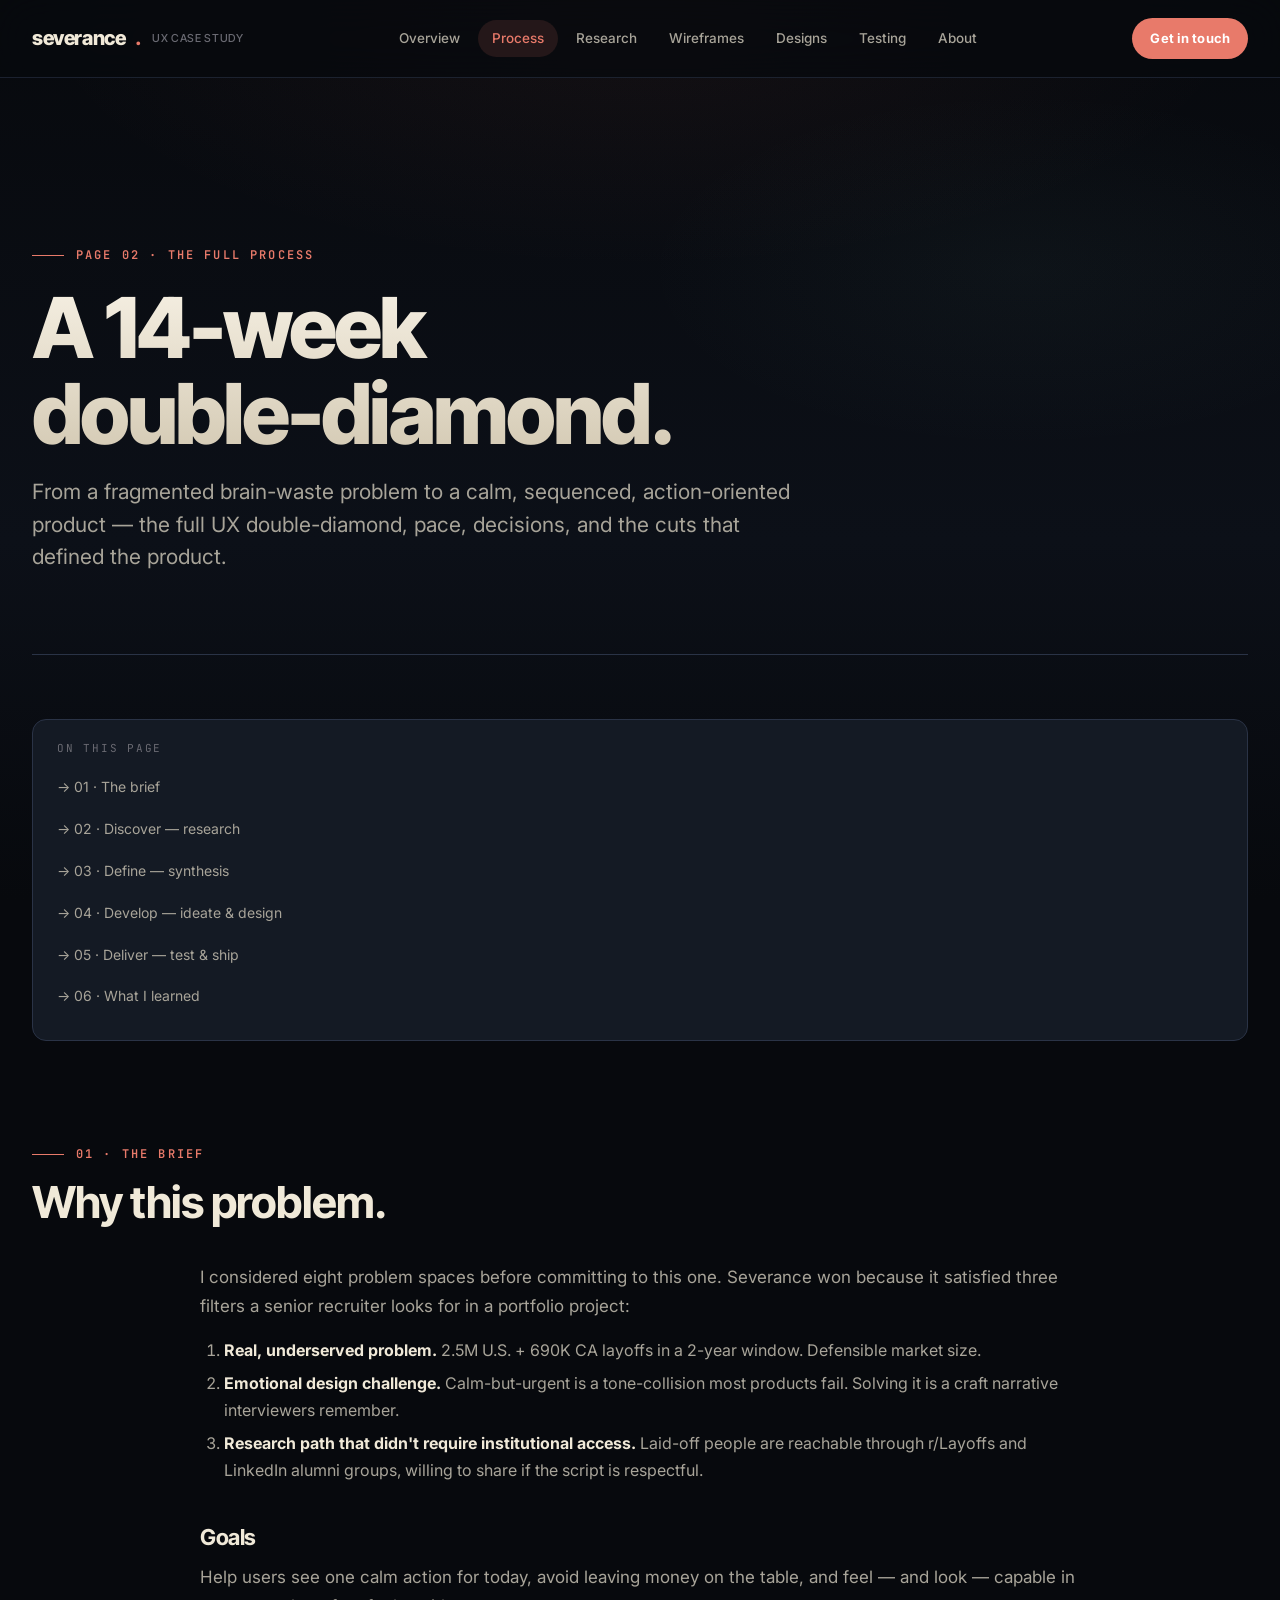
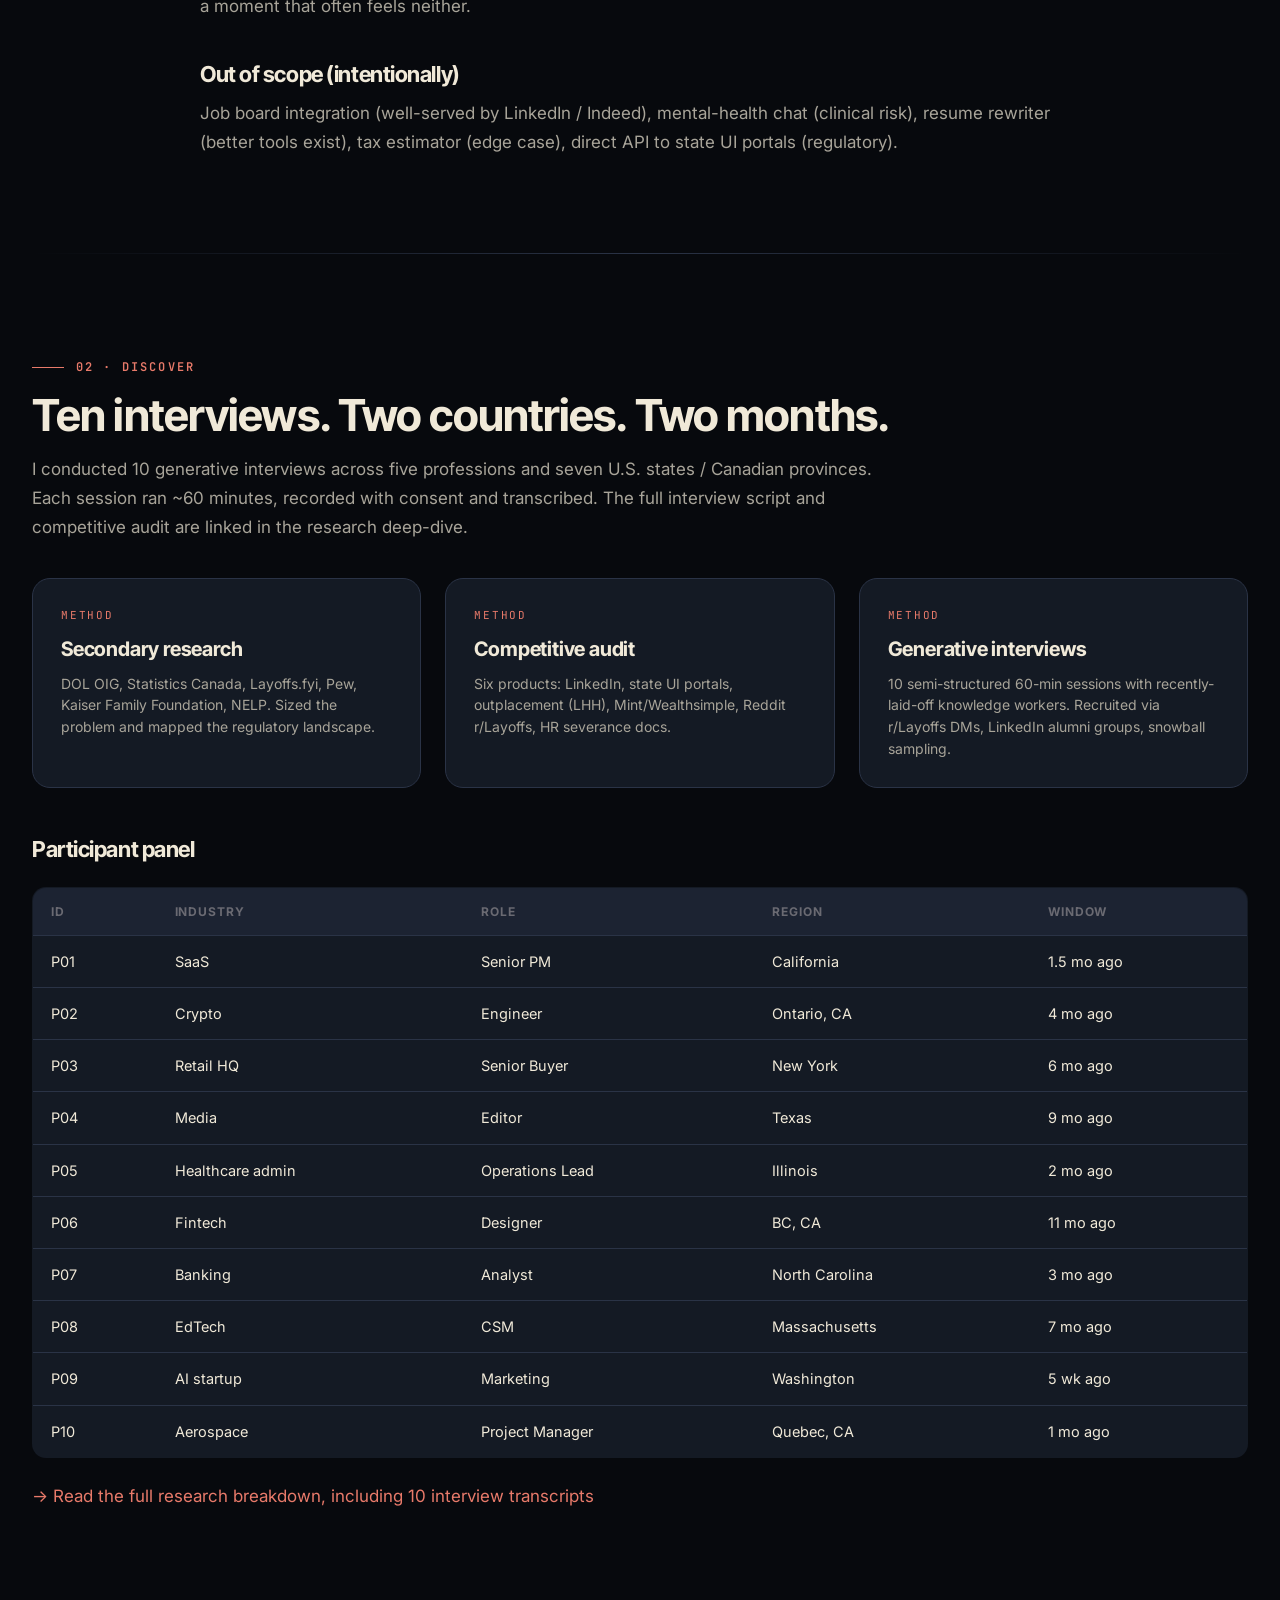
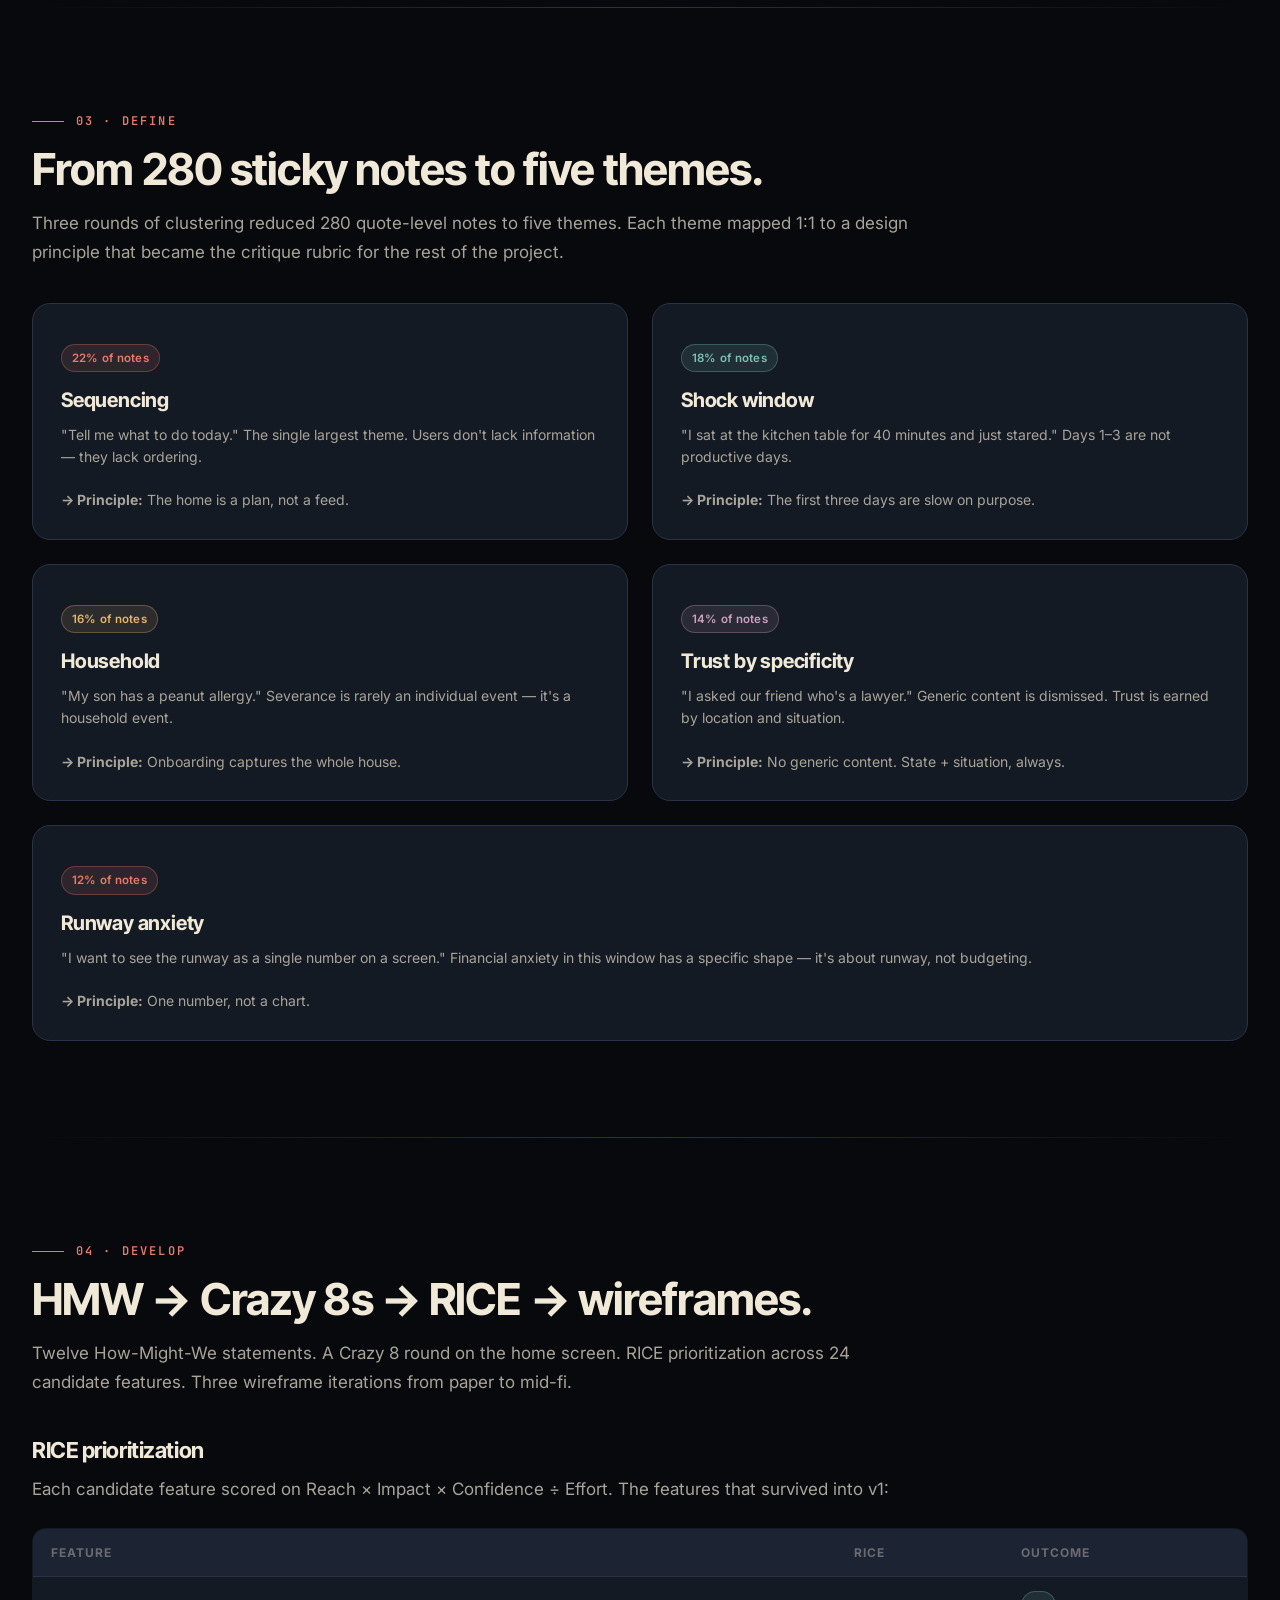
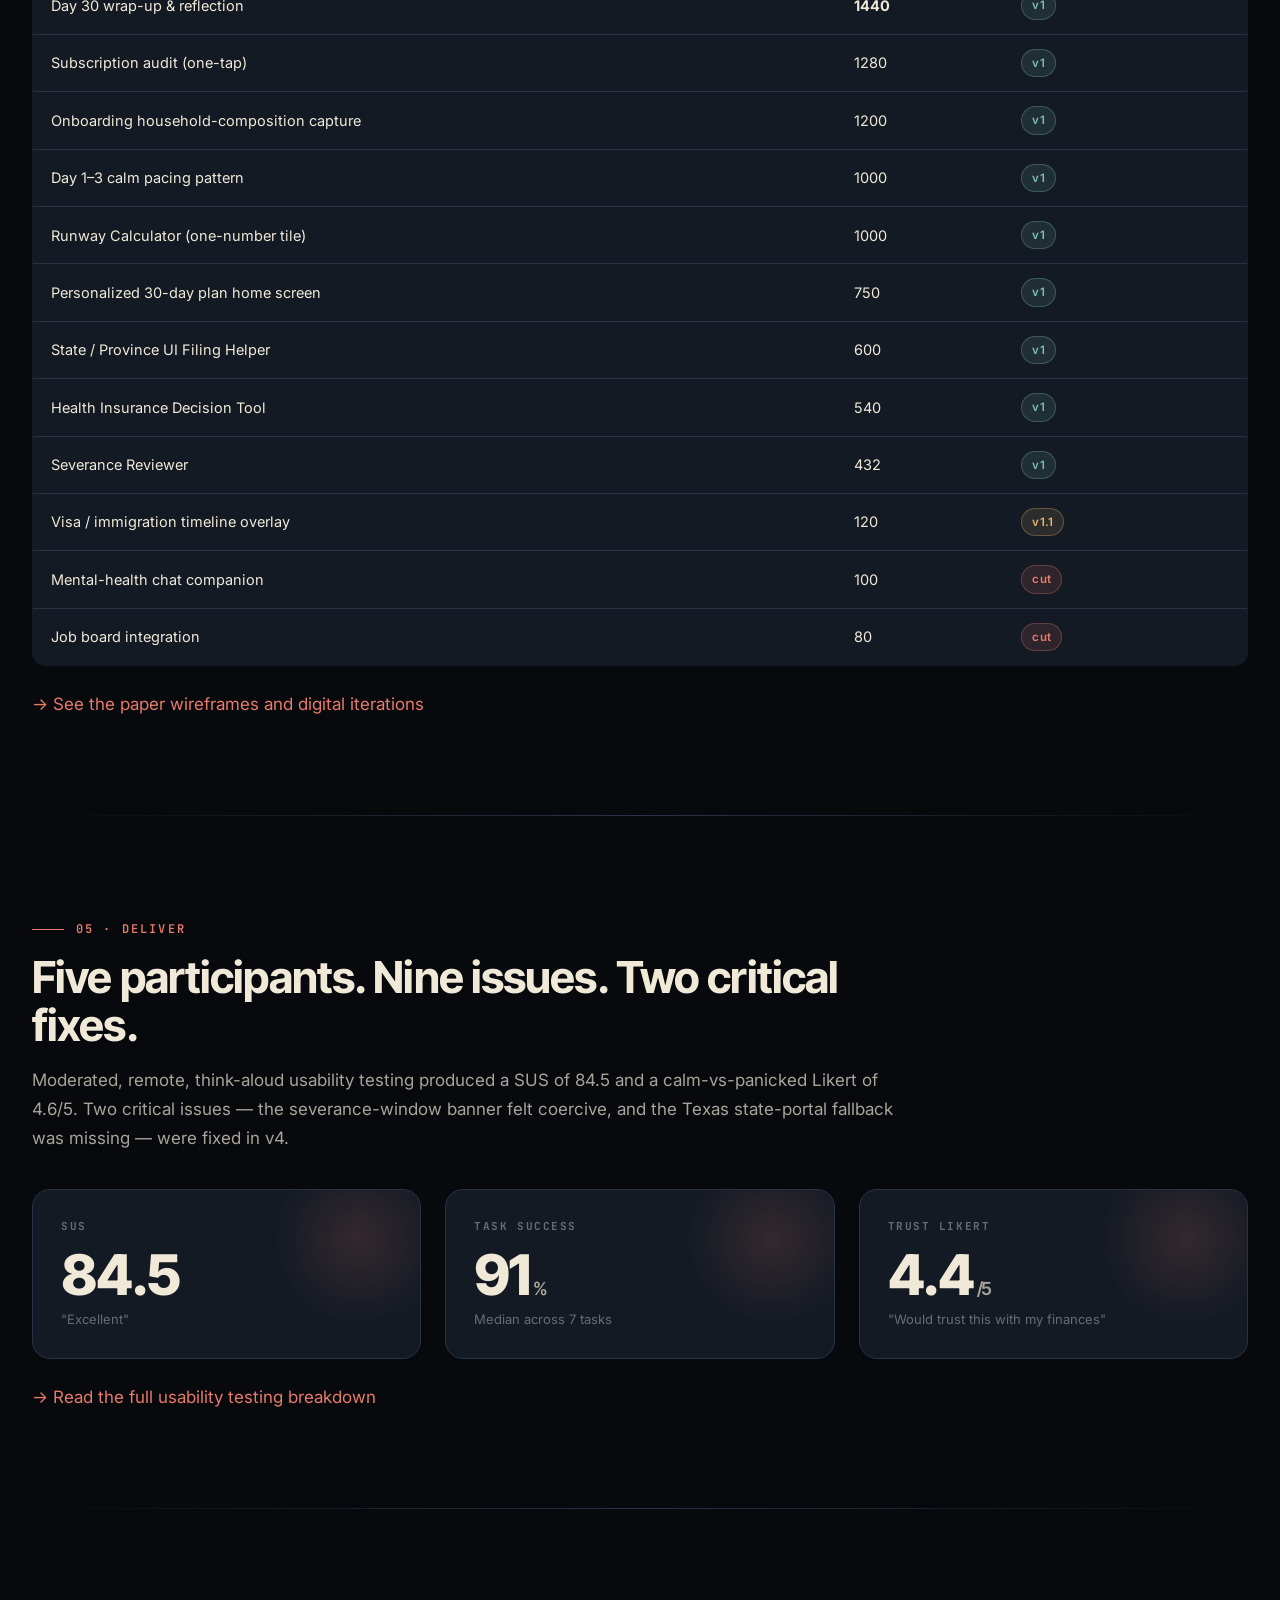
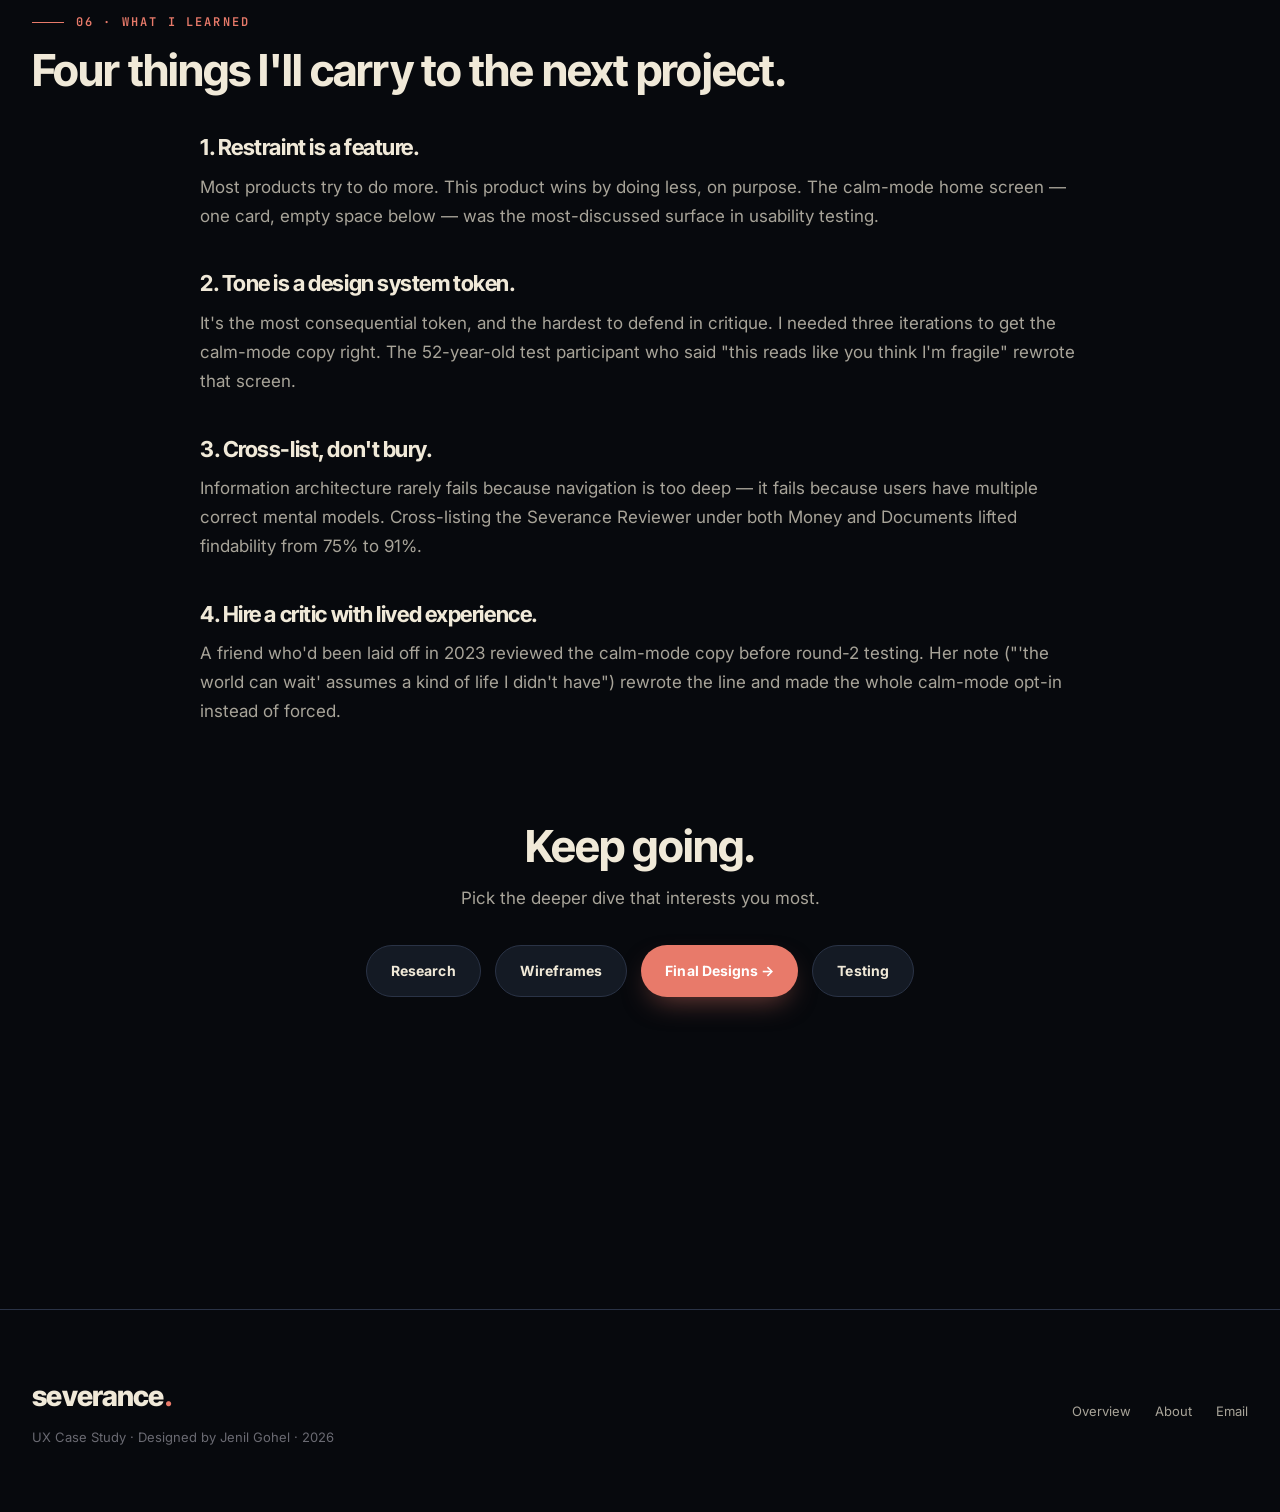
<file: process.html>
<!DOCTYPE html>
<html lang="en">
<head>
<meta charset="UTF-8">
<title>Severance — The Process</title>
<meta name="viewport" content="width=device-width, initial-scale=1.0">
<link rel="stylesheet" href="style.css">
</head>
<body>

<nav class="nav-bar"><div class="inner">
  <div class="nav-brand">severance<span class="dot">.</span> <small>UX Case Study</small></div>
  <div class="nav-links">
    <a href="index.html">Overview</a>
    <a href="process.html" class="active">Process</a>
    <a href="research.html">Research</a>
    <a href="wireframes.html">Wireframes</a>
    <a href="designs.html">Designs</a>
    <a href="testing.html">Testing</a>
    <a href="about.html">About</a>
  </div>
  <a href="about.html" class="nav-cta">Get in touch</a>
</div></nav>

<main class="wrap">

  <section class="hero">
    <div class="eyebrow">PAGE 02 · THE FULL PROCESS</div>
    <h1 class="hero-h">A 14-week<br/>double-diamond.</h1>
    <p class="lede">From a fragmented brain-waste problem to a calm, sequenced, action-oriented product — the full UX double-diamond, pace, decisions, and the cuts that defined the product.</p>
  </section>

  <div class="toc">
    <div class="label">ON THIS PAGE</div>
    <ul>
      <li>→ <a href="#brief">01 · The brief</a></li>
      <li>→ <a href="#discover">02 · Discover — research</a></li>
      <li>→ <a href="#define">03 · Define — synthesis</a></li>
      <li>→ <a href="#develop">04 · Develop — ideate &amp; design</a></li>
      <li>→ <a href="#deliver">05 · Deliver — test &amp; ship</a></li>
      <li>→ <a href="#learnings">06 · What I learned</a></li>
    </ul>
  </div>

  <!-- BRIEF -->
  <section class="section" id="brief">
    <div class="section-head">
      <div class="eyebrow">01 · THE BRIEF</div>
      <h2>Why this problem.</h2>
    </div>
    <div class="narrow">
      <p>I considered eight problem spaces before committing to this one. Severance won because it satisfied three filters a senior recruiter looks for in a portfolio project:</p>
      <ol>
        <li><strong>Real, underserved problem.</strong> 2.5M U.S. + 690K CA layoffs in a 2-year window. Defensible market size.</li>
        <li><strong>Emotional design challenge.</strong> Calm-but-urgent is a tone-collision most products fail. Solving it is a craft narrative interviewers remember.</li>
        <li><strong>Research path that didn't require institutional access.</strong> Laid-off people are reachable through r/Layoffs and LinkedIn alumni groups, willing to share if the script is respectful.</li>
      </ol>
      <h3>Goals</h3>
      <p>Help users see one calm action for today, avoid leaving money on the table, and feel — and look — capable in a moment that often feels neither.</p>
      <h3>Out of scope (intentionally)</h3>
      <p>Job board integration (well-served by LinkedIn / Indeed), mental-health chat (clinical risk), resume rewriter (better tools exist), tax estimator (edge case), direct API to state UI portals (regulatory).</p>
    </div>
  </section>

  <div class="divider"></div>

  <!-- DISCOVER -->
  <section class="section" id="discover">
    <div class="section-head">
      <div class="eyebrow">02 · DISCOVER</div>
      <h2>Ten interviews. Two countries. Two months.</h2>
      <p>I conducted 10 generative interviews across five professions and seven U.S. states / Canadian provinces. Each session ran ~60 minutes, recorded with consent and transcribed. The full interview script and competitive audit are linked in the research deep-dive.</p>
    </div>

    <div class="grid grid-3">
      <div class="card"><div class="card-num">METHOD</div><div class="card-title">Secondary research</div><div class="card-desc">DOL OIG, Statistics Canada, Layoffs.fyi, Pew, Kaiser Family Foundation, NELP. Sized the problem and mapped the regulatory landscape.</div></div>
      <div class="card"><div class="card-num">METHOD</div><div class="card-title">Competitive audit</div><div class="card-desc">Six products: LinkedIn, state UI portals, outplacement (LHH), Mint/Wealthsimple, Reddit r/Layoffs, HR severance docs.</div></div>
      <div class="card"><div class="card-num">METHOD</div><div class="card-title">Generative interviews</div><div class="card-desc">10 semi-structured 60-min sessions with recently-laid-off knowledge workers. Recruited via r/Layoffs DMs, LinkedIn alumni groups, snowball sampling.</div></div>
    </div>

    <h3 style="margin-top: 48px;">Participant panel</h3>
    <table>
      <thead><tr><th>ID</th><th>Industry</th><th>Role</th><th>Region</th><th>Window</th></tr></thead>
      <tbody>
        <tr><td>P01</td><td>SaaS</td><td>Senior PM</td><td>California</td><td>1.5 mo ago</td></tr>
        <tr><td>P02</td><td>Crypto</td><td>Engineer</td><td>Ontario, CA</td><td>4 mo ago</td></tr>
        <tr><td>P03</td><td>Retail HQ</td><td>Senior Buyer</td><td>New York</td><td>6 mo ago</td></tr>
        <tr><td>P04</td><td>Media</td><td>Editor</td><td>Texas</td><td>9 mo ago</td></tr>
        <tr><td>P05</td><td>Healthcare admin</td><td>Operations Lead</td><td>Illinois</td><td>2 mo ago</td></tr>
        <tr><td>P06</td><td>Fintech</td><td>Designer</td><td>BC, CA</td><td>11 mo ago</td></tr>
        <tr><td>P07</td><td>Banking</td><td>Analyst</td><td>North Carolina</td><td>3 mo ago</td></tr>
        <tr><td>P08</td><td>EdTech</td><td>CSM</td><td>Massachusetts</td><td>7 mo ago</td></tr>
        <tr><td>P09</td><td>AI startup</td><td>Marketing</td><td>Washington</td><td>5 wk ago</td></tr>
        <tr><td>P10</td><td>Aerospace</td><td>Project Manager</td><td>Quebec, CA</td><td>1 mo ago</td></tr>
      </tbody>
    </table>
    <p style="margin-top: 12px;"><a href="research.html" style="color: var(--coral);">→ Read the full research breakdown, including 10 interview transcripts</a></p>
  </section>

  <div class="divider"></div>

  <!-- DEFINE -->
  <section class="section" id="define">
    <div class="section-head">
      <div class="eyebrow">03 · DEFINE</div>
      <h2>From 280 sticky notes to five themes.</h2>
      <p>Three rounds of clustering reduced 280 quote-level notes to five themes. Each theme mapped 1:1 to a design principle that became the critique rubric for the rest of the project.</p>
    </div>

    <div class="grid grid-2">
      <div class="card"><div class="tag-row"><span class="tag coral">22% of notes</span></div><div class="card-title">Sequencing</div><div class="card-desc">"Tell me what to do today." The single largest theme. Users don't lack information — they lack ordering.<br/><br/><strong>→ Principle:</strong> The home is a plan, not a feed.</div></div>
      <div class="card"><div class="tag-row"><span class="tag teal">18% of notes</span></div><div class="card-title">Shock window</div><div class="card-desc">"I sat at the kitchen table for 40 minutes and just stared." Days 1–3 are not productive days.<br/><br/><strong>→ Principle:</strong> The first three days are slow on purpose.</div></div>
      <div class="card"><div class="tag-row"><span class="tag amber">16% of notes</span></div><div class="card-title">Household</div><div class="card-desc">"My son has a peanut allergy." Severance is rarely an individual event — it's a household event.<br/><br/><strong>→ Principle:</strong> Onboarding captures the whole house.</div></div>
      <div class="card"><div class="tag-row"><span class="tag plum">14% of notes</span></div><div class="card-title">Trust by specificity</div><div class="card-desc">"I asked our friend who's a lawyer." Generic content is dismissed. Trust is earned by location and situation.<br/><br/><strong>→ Principle:</strong> No generic content. State + situation, always.</div></div>
      <div class="card" style="grid-column: span 2;"><div class="tag-row"><span class="tag coral">12% of notes</span></div><div class="card-title">Runway anxiety</div><div class="card-desc">"I want to see the runway as a single number on a screen." Financial anxiety in this window has a specific shape — it's about runway, not budgeting.<br/><br/><strong>→ Principle:</strong> One number, not a chart.</div></div>
    </div>
  </section>

  <div class="divider"></div>

  <!-- DEVELOP -->
  <section class="section" id="develop">
    <div class="section-head">
      <div class="eyebrow">04 · DEVELOP</div>
      <h2>HMW → Crazy 8s → RICE → wireframes.</h2>
      <p>Twelve How-Might-We statements. A Crazy 8 round on the home screen. RICE prioritization across 24 candidate features. Three wireframe iterations from paper to mid-fi.</p>
    </div>

    <h3>RICE prioritization</h3>
    <p>Each candidate feature scored on Reach × Impact × Confidence ÷ Effort. The features that survived into v1:</p>

    <table>
      <thead><tr><th>Feature</th><th>RICE</th><th>Outcome</th></tr></thead>
      <tbody>
        <tr><td>Day 30 wrap-up &amp; reflection</td><td><strong>1440</strong></td><td><span class="tag teal">v1</span></td></tr>
        <tr><td>Subscription audit (one-tap)</td><td>1280</td><td><span class="tag teal">v1</span></td></tr>
        <tr><td>Onboarding household-composition capture</td><td>1200</td><td><span class="tag teal">v1</span></td></tr>
        <tr><td>Day 1–3 calm pacing pattern</td><td>1000</td><td><span class="tag teal">v1</span></td></tr>
        <tr><td>Runway Calculator (one-number tile)</td><td>1000</td><td><span class="tag teal">v1</span></td></tr>
        <tr><td>Personalized 30-day plan home screen</td><td>750</td><td><span class="tag teal">v1</span></td></tr>
        <tr><td>State / Province UI Filing Helper</td><td>600</td><td><span class="tag teal">v1</span></td></tr>
        <tr><td>Health Insurance Decision Tool</td><td>540</td><td><span class="tag teal">v1</span></td></tr>
        <tr><td>Severance Reviewer</td><td>432</td><td><span class="tag teal">v1</span></td></tr>
        <tr><td>Visa / immigration timeline overlay</td><td>120</td><td><span class="tag amber">v1.1</span></td></tr>
        <tr><td>Mental-health chat companion</td><td>100</td><td><span class="tag coral">cut</span></td></tr>
        <tr><td>Job board integration</td><td>80</td><td><span class="tag coral">cut</span></td></tr>
      </tbody>
    </table>

    <p style="margin-top: 24px;"><a href="wireframes.html" style="color: var(--coral);">→ See the paper wireframes and digital iterations</a></p>
  </section>

  <div class="divider"></div>

  <!-- DELIVER -->
  <section class="section" id="deliver">
    <div class="section-head">
      <div class="eyebrow">05 · DELIVER</div>
      <h2>Five participants. Nine issues. Two critical fixes.</h2>
      <p>Moderated, remote, think-aloud usability testing produced a SUS of 84.5 and a calm-vs-panicked Likert of 4.6/5. Two critical issues — the severance-window banner felt coercive, and the Texas state-portal fallback was missing — were fixed in v4.</p>
    </div>

    <div class="grid grid-3">
      <div class="stat"><div class="label">SUS</div><div class="num">84.5</div><div class="desc">"Excellent"</div></div>
      <div class="stat"><div class="label">TASK SUCCESS</div><div class="num">91<small>%</small></div><div class="desc">Median across 7 tasks</div></div>
      <div class="stat"><div class="label">TRUST LIKERT</div><div class="num">4.4<small>/5</small></div><div class="desc">"Would trust this with my finances"</div></div>
    </div>

    <p style="margin-top: 24px;"><a href="testing.html" style="color: var(--coral);">→ Read the full usability testing breakdown</a></p>
  </section>

  <div class="divider"></div>

  <!-- LEARNINGS -->
  <section class="section" id="learnings">
    <div class="section-head">
      <div class="eyebrow">06 · WHAT I LEARNED</div>
      <h2>Four things I'll carry to the next project.</h2>
    </div>
    <div class="narrow">
      <h3>1. Restraint is a feature.</h3>
      <p>Most products try to do more. This product wins by doing less, on purpose. The calm-mode home screen — one card, empty space below — was the most-discussed surface in usability testing.</p>
      <h3>2. Tone is a design system token.</h3>
      <p>It's the most consequential token, and the hardest to defend in critique. I needed three iterations to get the calm-mode copy right. The 52-year-old test participant who said "this reads like you think I'm fragile" rewrote that screen.</p>
      <h3>3. Cross-list, don't bury.</h3>
      <p>Information architecture rarely fails because navigation is too deep — it fails because users have multiple correct mental models. Cross-listing the Severance Reviewer under both Money and Documents lifted findability from 75% to 91%.</p>
      <h3>4. Hire a critic with lived experience.</h3>
      <p>A friend who'd been laid off in 2023 reviewed the calm-mode copy before round-2 testing. Her note ("'the world can wait' assumes a kind of life I didn't have") rewrote the line and made the whole calm-mode opt-in instead of forced.</p>
    </div>
  </section>

  <section class="section" style="text-align: center;">
    <h2 style="margin: 0 0 14px;">Keep going.</h2>
    <p style="margin: 0 auto 32px; max-width: 540px;">Pick the deeper dive that interests you most.</p>
    <div style="display: flex; gap: 14px; justify-content: center; flex-wrap: wrap;">
      <a href="research.html" class="btn btn-secondary">Research</a>
      <a href="wireframes.html" class="btn btn-secondary">Wireframes</a>
      <a href="designs.html" class="btn btn-primary">Final Designs →</a>
      <a href="testing.html" class="btn btn-secondary">Testing</a>
    </div>
  </section>

</main>

<footer class="site-footer"><div class="inner">
  <div>
    <div class="brand">severance<span class="dot">.</span></div>
    <div class="meta">UX Case Study · Designed by Jenil Gohel · 2026</div>
  </div>
  <div class="links">
    <a href="index.html">Overview</a>
    <a href="about.html">About</a>
    <a href="mailto:jgohel9902@gmail.com">Email</a>
  </div>
</div></footer>

</body>
</html>
</file>
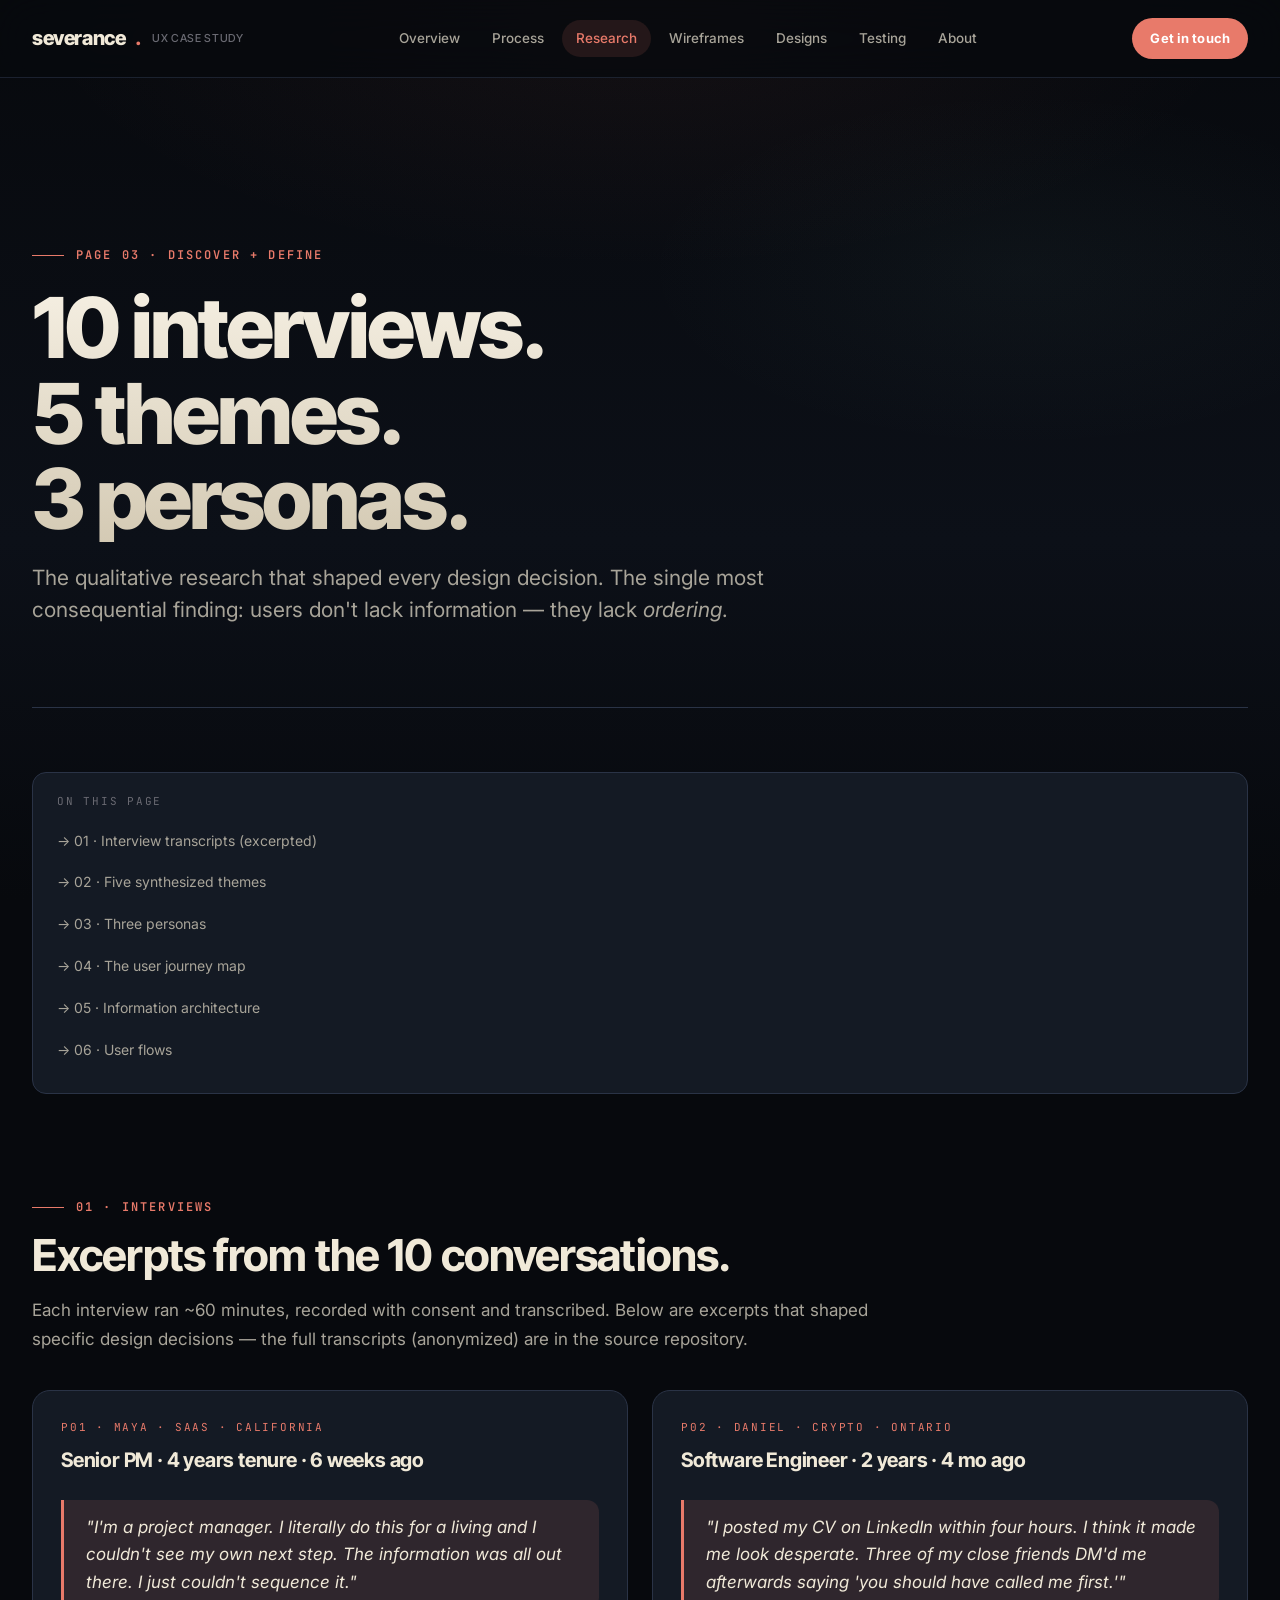
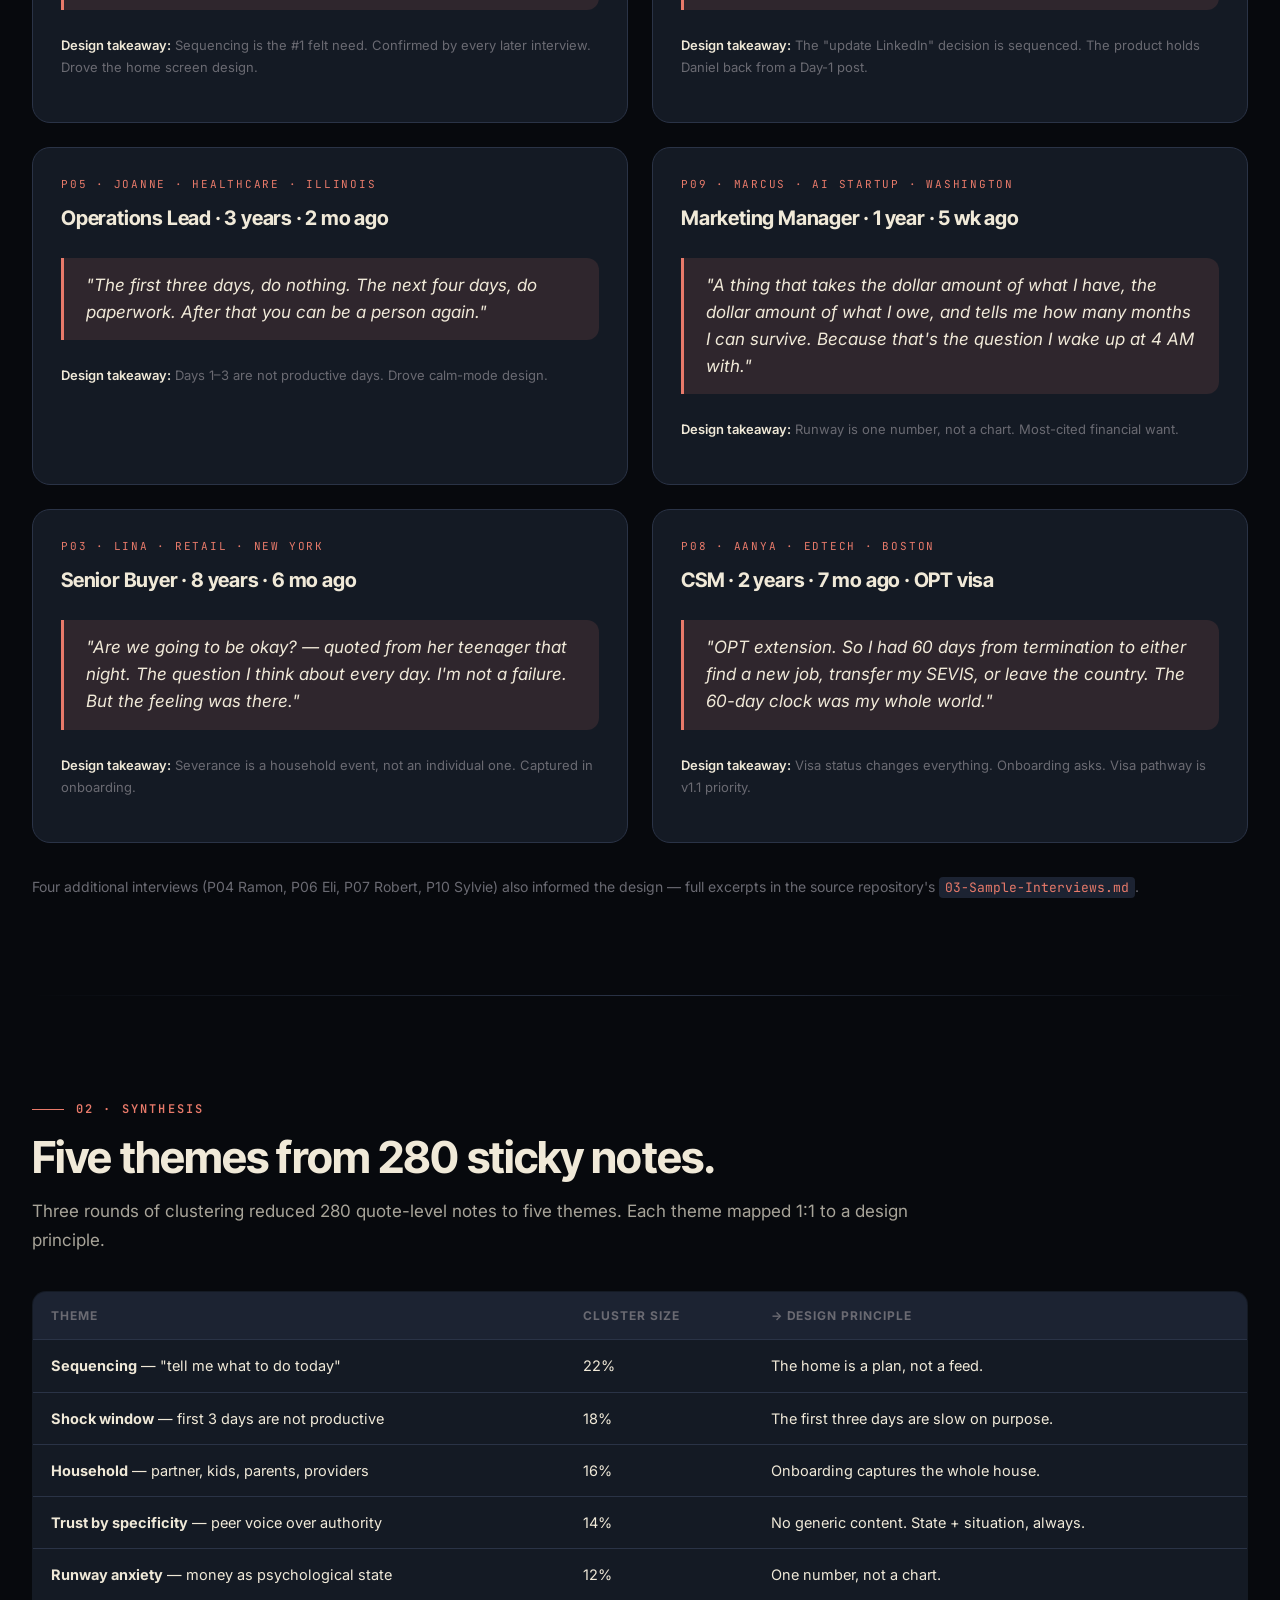
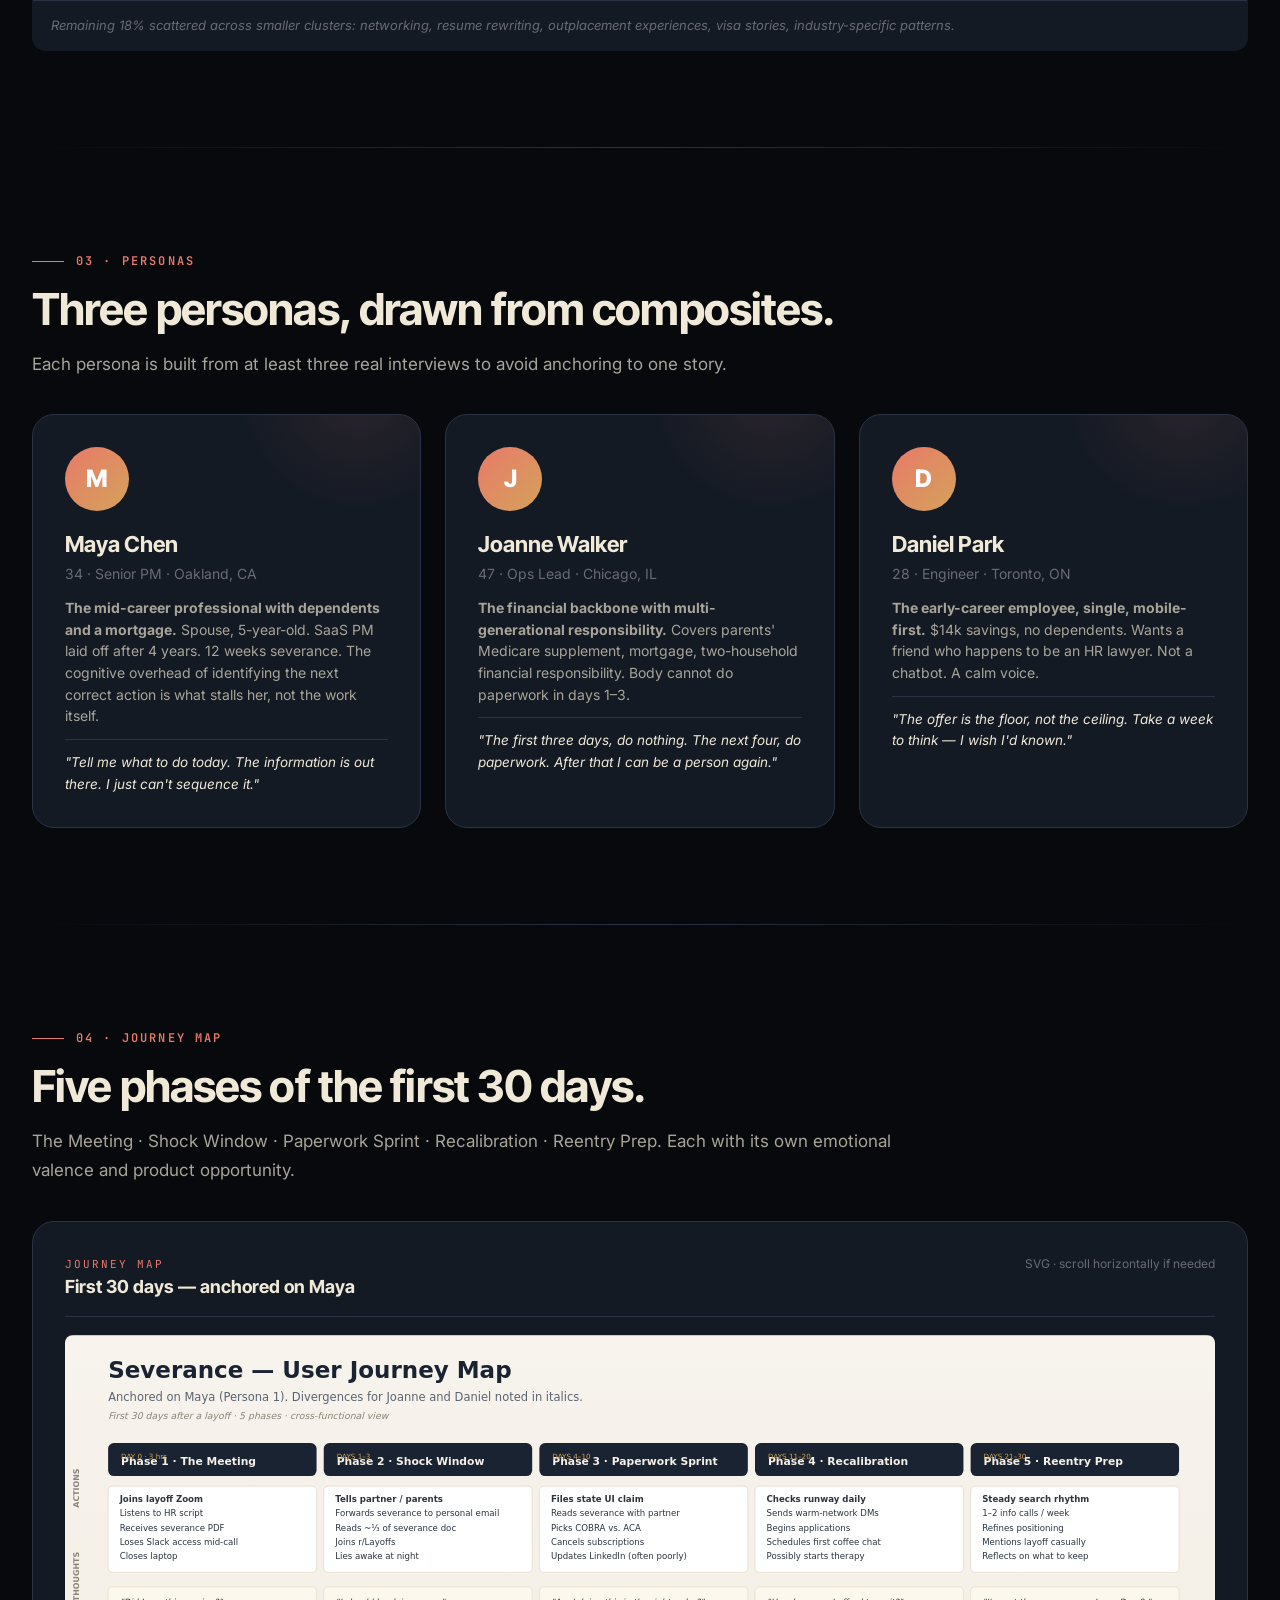
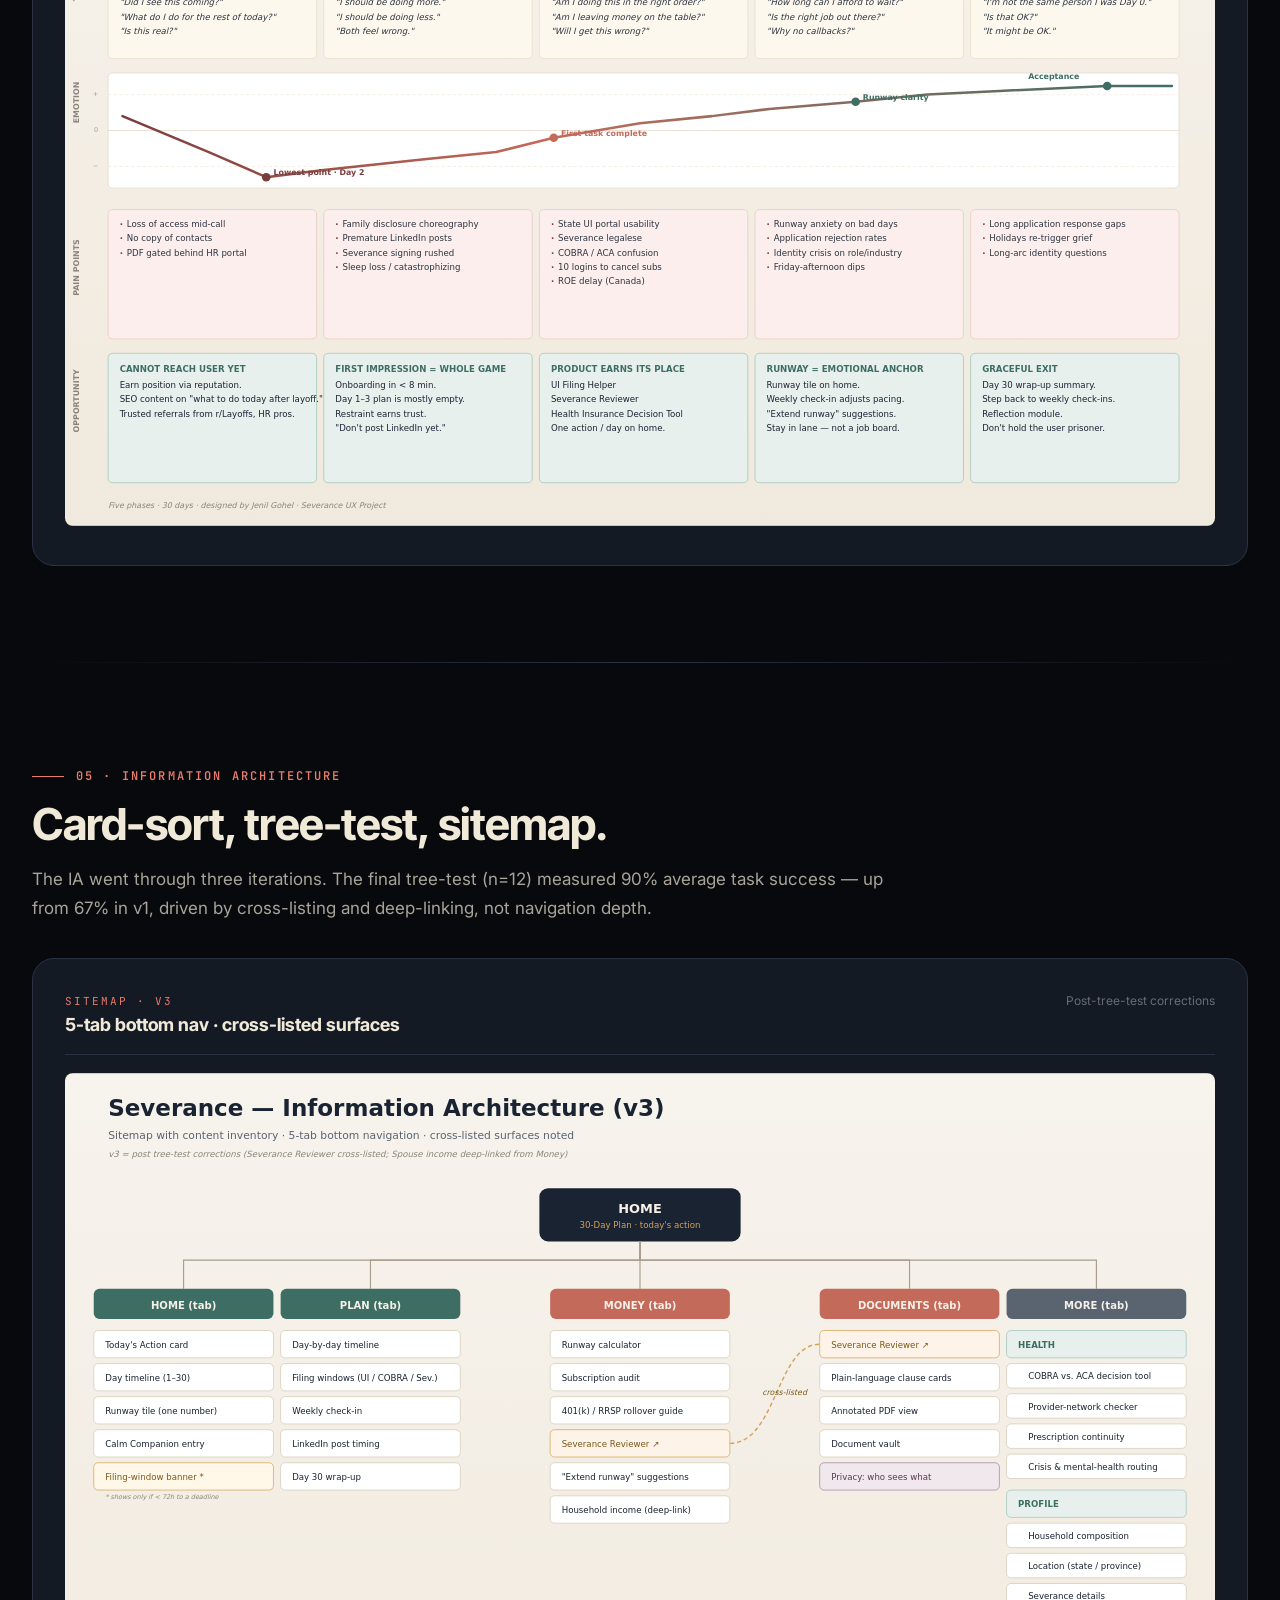
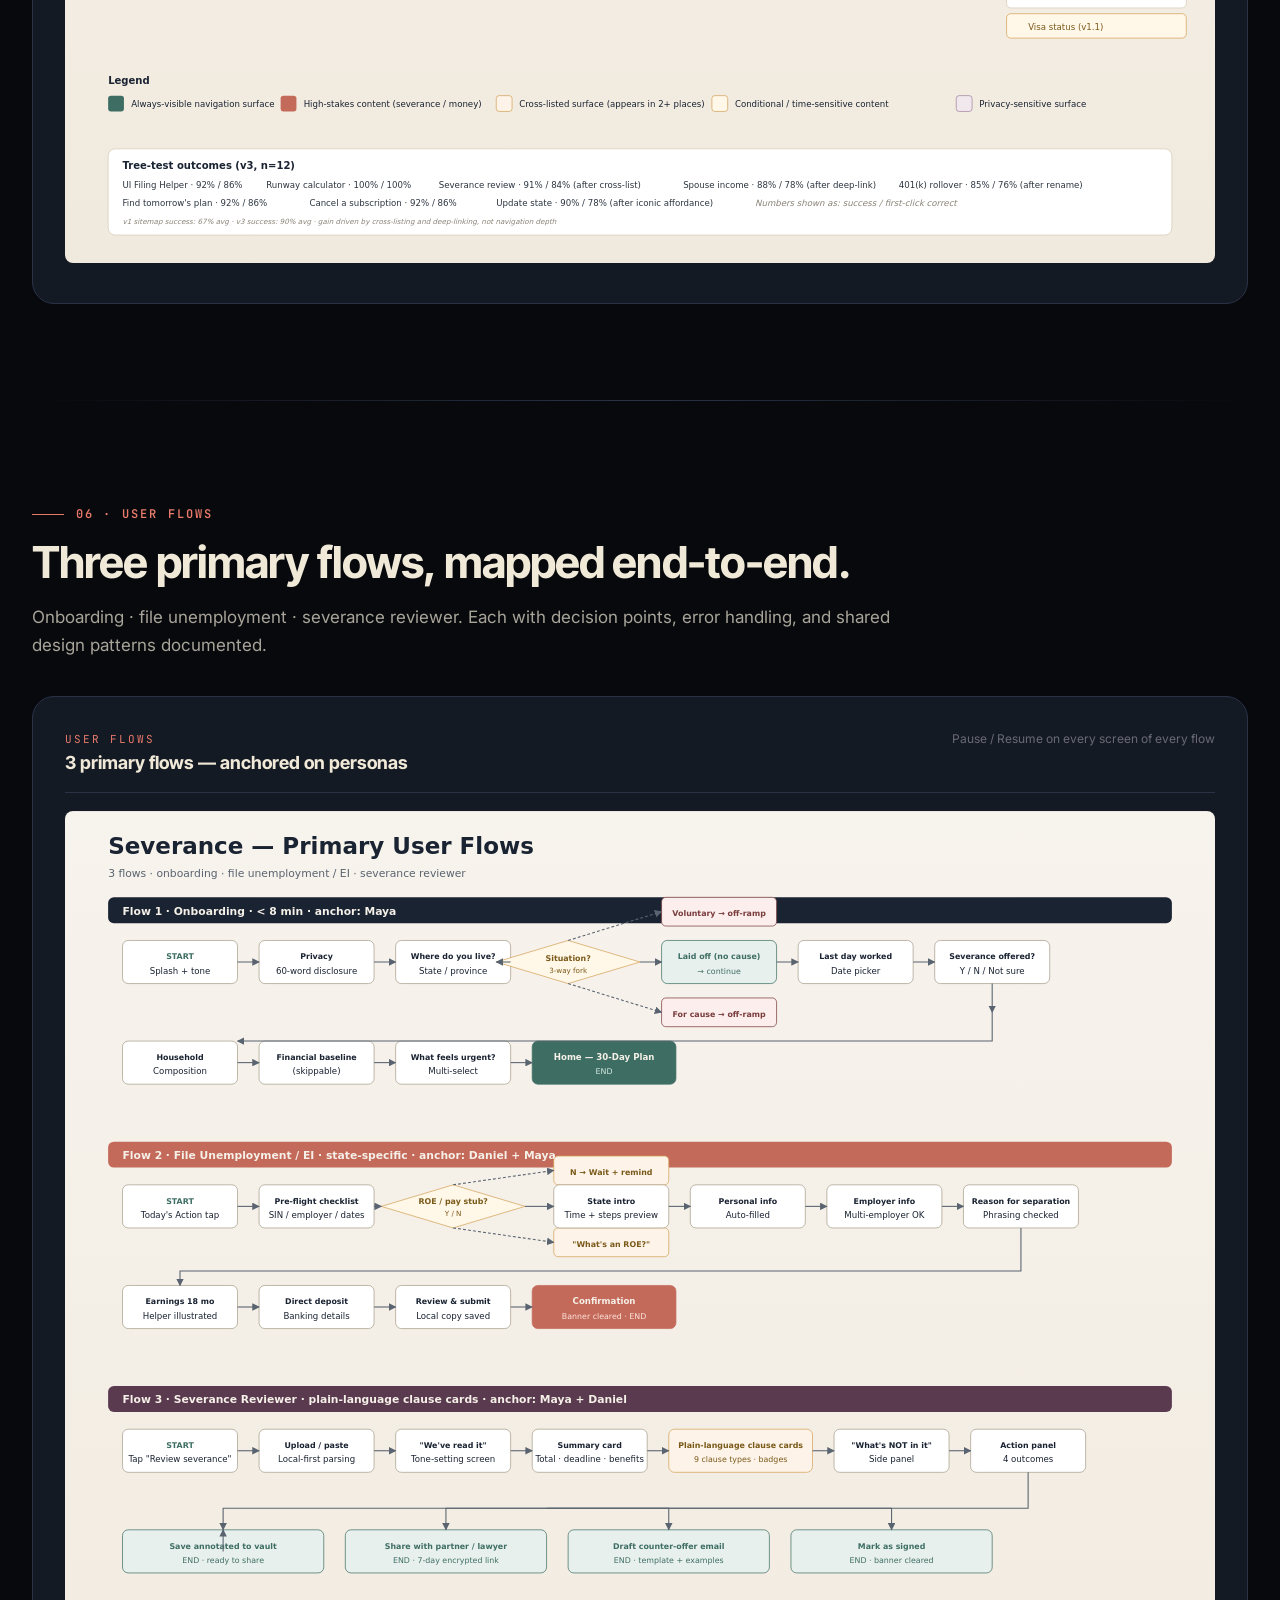
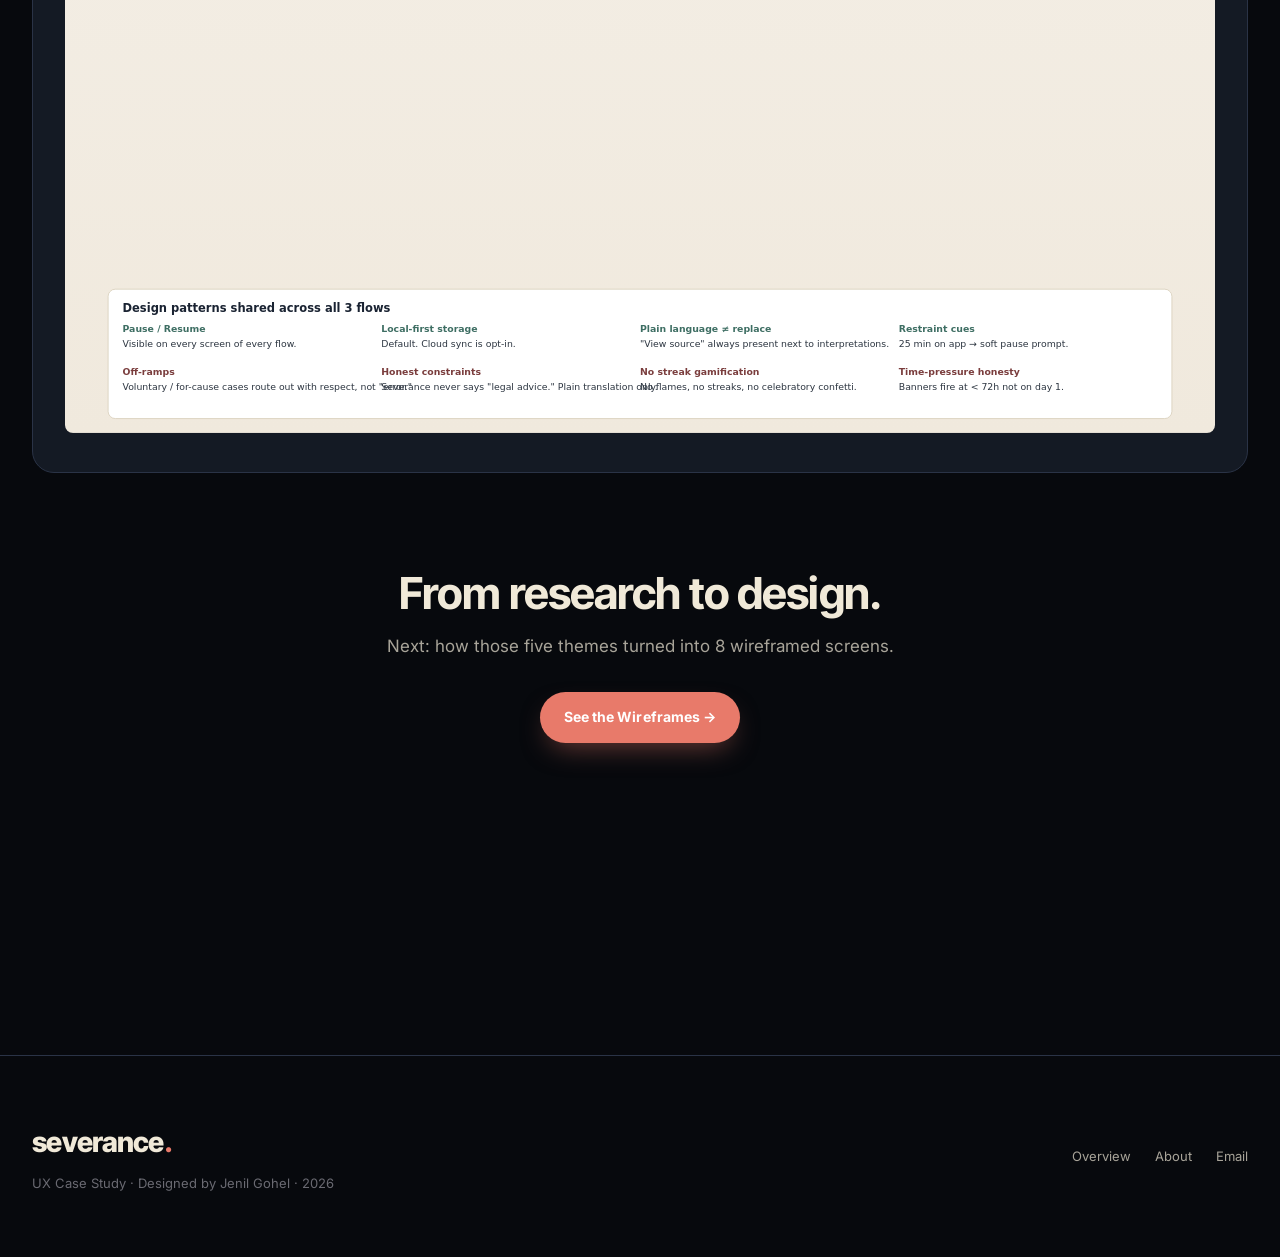
<file: research.html>
<!DOCTYPE html>
<html lang="en">
<head>
<meta charset="UTF-8">
<title>Severance — Research</title>
<meta name="viewport" content="width=device-width, initial-scale=1.0">
<link rel="stylesheet" href="style.css">
</head>
<body>

<nav class="nav-bar"><div class="inner">
  <div class="nav-brand">severance<span class="dot">.</span> <small>UX Case Study</small></div>
  <div class="nav-links">
    <a href="index.html">Overview</a>
    <a href="process.html">Process</a>
    <a href="research.html" class="active">Research</a>
    <a href="wireframes.html">Wireframes</a>
    <a href="designs.html">Designs</a>
    <a href="testing.html">Testing</a>
    <a href="about.html">About</a>
  </div>
  <a href="about.html" class="nav-cta">Get in touch</a>
</div></nav>

<main class="wrap">

  <section class="hero">
    <div class="eyebrow">PAGE 03 · DISCOVER + DEFINE</div>
    <h1 class="hero-h">10 interviews.<br/>5 themes.<br/>3 personas.</h1>
    <p class="lede">The qualitative research that shaped every design decision. The single most consequential finding: users don't lack information — they lack <em>ordering</em>.</p>
  </section>

  <div class="toc">
    <div class="label">ON THIS PAGE</div>
    <ul>
      <li>→ <a href="#interviews">01 · Interview transcripts (excerpted)</a></li>
      <li>→ <a href="#themes">02 · Five synthesized themes</a></li>
      <li>→ <a href="#personas">03 · Three personas</a></li>
      <li>→ <a href="#journey">04 · The user journey map</a></li>
      <li>→ <a href="#ia">05 · Information architecture</a></li>
      <li>→ <a href="#flows">06 · User flows</a></li>
    </ul>
  </div>

  <!-- INTERVIEWS -->
  <section class="section" id="interviews">
    <div class="section-head">
      <div class="eyebrow">01 · INTERVIEWS</div>
      <h2>Excerpts from the 10 conversations.</h2>
      <p>Each interview ran ~60 minutes, recorded with consent and transcribed. Below are excerpts that shaped specific design decisions — the full transcripts (anonymized) are in the source repository.</p>
    </div>

    <div class="grid grid-2">

      <div class="card">
        <div class="card-num">P01 · MAYA · SAAS · CALIFORNIA</div>
        <div class="card-title">Senior PM · 4 years tenure · 6 weeks ago</div>
        <blockquote>"I'm a project manager. I literally do this for a living and I couldn't see my own next step. The information was all out there. I just couldn't sequence it."</blockquote>
        <p style="font-size: 13px; color: var(--text-3);"><strong>Design takeaway:</strong> Sequencing is the #1 felt need. Confirmed by every later interview. Drove the home screen design.</p>
      </div>

      <div class="card">
        <div class="card-num">P02 · DANIEL · CRYPTO · ONTARIO</div>
        <div class="card-title">Software Engineer · 2 years · 4 mo ago</div>
        <blockquote>"I posted my CV on LinkedIn within four hours. I think it made me look desperate. Three of my close friends DM'd me afterwards saying 'you should have called me first.'"</blockquote>
        <p style="font-size: 13px; color: var(--text-3);"><strong>Design takeaway:</strong> The "update LinkedIn" decision is sequenced. The product holds Daniel back from a Day-1 post.</p>
      </div>

      <div class="card">
        <div class="card-num">P05 · JOANNE · HEALTHCARE · ILLINOIS</div>
        <div class="card-title">Operations Lead · 3 years · 2 mo ago</div>
        <blockquote>"The first three days, do nothing. The next four days, do paperwork. After that you can be a person again."</blockquote>
        <p style="font-size: 13px; color: var(--text-3);"><strong>Design takeaway:</strong> Days 1–3 are not productive days. Drove calm-mode design.</p>
      </div>

      <div class="card">
        <div class="card-num">P09 · MARCUS · AI STARTUP · WASHINGTON</div>
        <div class="card-title">Marketing Manager · 1 year · 5 wk ago</div>
        <blockquote>"A thing that takes the dollar amount of what I have, the dollar amount of what I owe, and tells me how many months I can survive. Because that's the question I wake up at 4 AM with."</blockquote>
        <p style="font-size: 13px; color: var(--text-3);"><strong>Design takeaway:</strong> Runway is one number, not a chart. Most-cited financial want.</p>
      </div>

      <div class="card">
        <div class="card-num">P03 · LINA · RETAIL · NEW YORK</div>
        <div class="card-title">Senior Buyer · 8 years · 6 mo ago</div>
        <blockquote>"Are we going to be okay? — quoted from her teenager that night. The question I think about every day. I'm not a failure. But the feeling was there."</blockquote>
        <p style="font-size: 13px; color: var(--text-3);"><strong>Design takeaway:</strong> Severance is a household event, not an individual one. Captured in onboarding.</p>
      </div>

      <div class="card">
        <div class="card-num">P08 · AANYA · EDTECH · BOSTON</div>
        <div class="card-title">CSM · 2 years · 7 mo ago · OPT visa</div>
        <blockquote>"OPT extension. So I had 60 days from termination to either find a new job, transfer my SEVIS, or leave the country. The 60-day clock was my whole world."</blockquote>
        <p style="font-size: 13px; color: var(--text-3);"><strong>Design takeaway:</strong> Visa status changes everything. Onboarding asks. Visa pathway is v1.1 priority.</p>
      </div>

    </div>

    <p style="margin-top: 32px; font-size: 14px; color: var(--text-3);">Four additional interviews (P04 Ramon, P06 Eli, P07 Robert, P10 Sylvie) also informed the design — full excerpts in the source repository's <code>03-Sample-Interviews.md</code>.</p>
  </section>

  <div class="divider"></div>

  <!-- THEMES -->
  <section class="section" id="themes">
    <div class="section-head">
      <div class="eyebrow">02 · SYNTHESIS</div>
      <h2>Five themes from 280 sticky notes.</h2>
      <p>Three rounds of clustering reduced 280 quote-level notes to five themes. Each theme mapped 1:1 to a design principle.</p>
    </div>

    <table>
      <thead><tr><th>Theme</th><th>Cluster size</th><th>→ Design principle</th></tr></thead>
      <tbody>
        <tr><td><strong>Sequencing</strong> — "tell me what to do today"</td><td>22%</td><td>The home is a plan, not a feed.</td></tr>
        <tr><td><strong>Shock window</strong> — first 3 days are not productive</td><td>18%</td><td>The first three days are slow on purpose.</td></tr>
        <tr><td><strong>Household</strong> — partner, kids, parents, providers</td><td>16%</td><td>Onboarding captures the whole house.</td></tr>
        <tr><td><strong>Trust by specificity</strong> — peer voice over authority</td><td>14%</td><td>No generic content. State + situation, always.</td></tr>
        <tr><td><strong>Runway anxiety</strong> — money as psychological state</td><td>12%</td><td>One number, not a chart.</td></tr>
        <tr><td colspan="3" style="font-size: 13px; color: var(--text-3); font-style: italic;">Remaining 18% scattered across smaller clusters: networking, resume rewriting, outplacement experiences, visa stories, industry-specific patterns.</td></tr>
      </tbody>
    </table>
  </section>

  <div class="divider"></div>

  <!-- PERSONAS -->
  <section class="section" id="personas">
    <div class="section-head">
      <div class="eyebrow">03 · PERSONAS</div>
      <h2>Three personas, drawn from composites.</h2>
      <p>Each persona is built from at least three real interviews to avoid anchoring to one story.</p>
    </div>

    <div class="grid grid-3">

      <div class="persona">
        <div class="avatar">M</div>
        <div class="name">Maya Chen</div>
        <div class="role">34 · Senior PM · Oakland, CA</div>
        <div class="bio"><strong>The mid-career professional with dependents and a mortgage.</strong> Spouse, 5-year-old. SaaS PM laid off after 4 years. 12 weeks severance. The cognitive overhead of identifying the next correct action is what stalls her, not the work itself.</div>
        <div class="quote-mini">"Tell me what to do today. The information is out there. I just can't sequence it."</div>
      </div>

      <div class="persona">
        <div class="avatar">J</div>
        <div class="name">Joanne Walker</div>
        <div class="role">47 · Ops Lead · Chicago, IL</div>
        <div class="bio"><strong>The financial backbone with multi-generational responsibility.</strong> Covers parents' Medicare supplement, mortgage, two-household financial responsibility. Body cannot do paperwork in days 1–3.</div>
        <div class="quote-mini">"The first three days, do nothing. The next four, do paperwork. After that I can be a person again."</div>
      </div>

      <div class="persona">
        <div class="avatar">D</div>
        <div class="name">Daniel Park</div>
        <div class="role">28 · Engineer · Toronto, ON</div>
        <div class="bio"><strong>The early-career employee, single, mobile-first.</strong> $14k savings, no dependents. Wants a friend who happens to be an HR lawyer. Not a chatbot. A calm voice.</div>
        <div class="quote-mini">"The offer is the floor, not the ceiling. Take a week to think — I wish I'd known."</div>
      </div>

    </div>
  </section>

  <div class="divider"></div>

  <!-- JOURNEY -->
  <section class="section" id="journey">
    <div class="section-head">
      <div class="eyebrow">04 · JOURNEY MAP</div>
      <h2>Five phases of the first 30 days.</h2>
      <p>The Meeting · Shock Window · Paperwork Sprint · Recalibration · Reentry Prep. Each with its own emotional valence and product opportunity.</p>
    </div>
    <div class="showcase">
      <div class="showcase-caption">
        <div>
          <div class="label">JOURNEY MAP</div>
          <div class="title">First 30 days — anchored on Maya</div>
        </div>
        <div class="meta">SVG · scroll horizontally if needed</div>
      </div>
      <object data="assets/user-journey-map.svg" type="image/svg+xml" style="width: 100%; min-height: 700px;"></object>
    </div>
  </section>

  <div class="divider"></div>

  <!-- IA -->
  <section class="section" id="ia">
    <div class="section-head">
      <div class="eyebrow">05 · INFORMATION ARCHITECTURE</div>
      <h2>Card-sort, tree-test, sitemap.</h2>
      <p>The IA went through three iterations. The final tree-test (n=12) measured 90% average task success — up from 67% in v1, driven by cross-listing and deep-linking, not navigation depth.</p>
    </div>
    <div class="showcase">
      <div class="showcase-caption">
        <div>
          <div class="label">SITEMAP · v3</div>
          <div class="title">5-tab bottom nav · cross-listed surfaces</div>
        </div>
        <div class="meta">Post-tree-test corrections</div>
      </div>
      <object data="assets/information-architecture.svg" type="image/svg+xml" style="width: 100%; min-height: 700px;"></object>
    </div>
  </section>

  <div class="divider"></div>

  <!-- FLOWS -->
  <section class="section" id="flows">
    <div class="section-head">
      <div class="eyebrow">06 · USER FLOWS</div>
      <h2>Three primary flows, mapped end-to-end.</h2>
      <p>Onboarding · file unemployment · severance reviewer. Each with decision points, error handling, and shared design patterns documented.</p>
    </div>
    <div class="showcase">
      <div class="showcase-caption">
        <div>
          <div class="label">USER FLOWS</div>
          <div class="title">3 primary flows — anchored on personas</div>
        </div>
        <div class="meta">Pause / Resume on every screen of every flow</div>
      </div>
      <object data="assets/user-flows.svg" type="image/svg+xml" style="width: 100%; min-height: 1000px;"></object>
    </div>
  </section>

  <section class="section" style="text-align: center;">
    <h2 style="margin: 0 0 14px;">From research to design.</h2>
    <p style="margin: 0 auto 32px; max-width: 540px;">Next: how those five themes turned into 8 wireframed screens.</p>
    <a href="wireframes.html" class="btn btn-primary">See the Wireframes →</a>
  </section>

</main>

<footer class="site-footer"><div class="inner">
  <div>
    <div class="brand">severance<span class="dot">.</span></div>
    <div class="meta">UX Case Study · Designed by Jenil Gohel · 2026</div>
  </div>
  <div class="links">
    <a href="index.html">Overview</a>
    <a href="about.html">About</a>
    <a href="mailto:jgohel9902@gmail.com">Email</a>
  </div>
</div></footer>

</body>
</html>
</file>
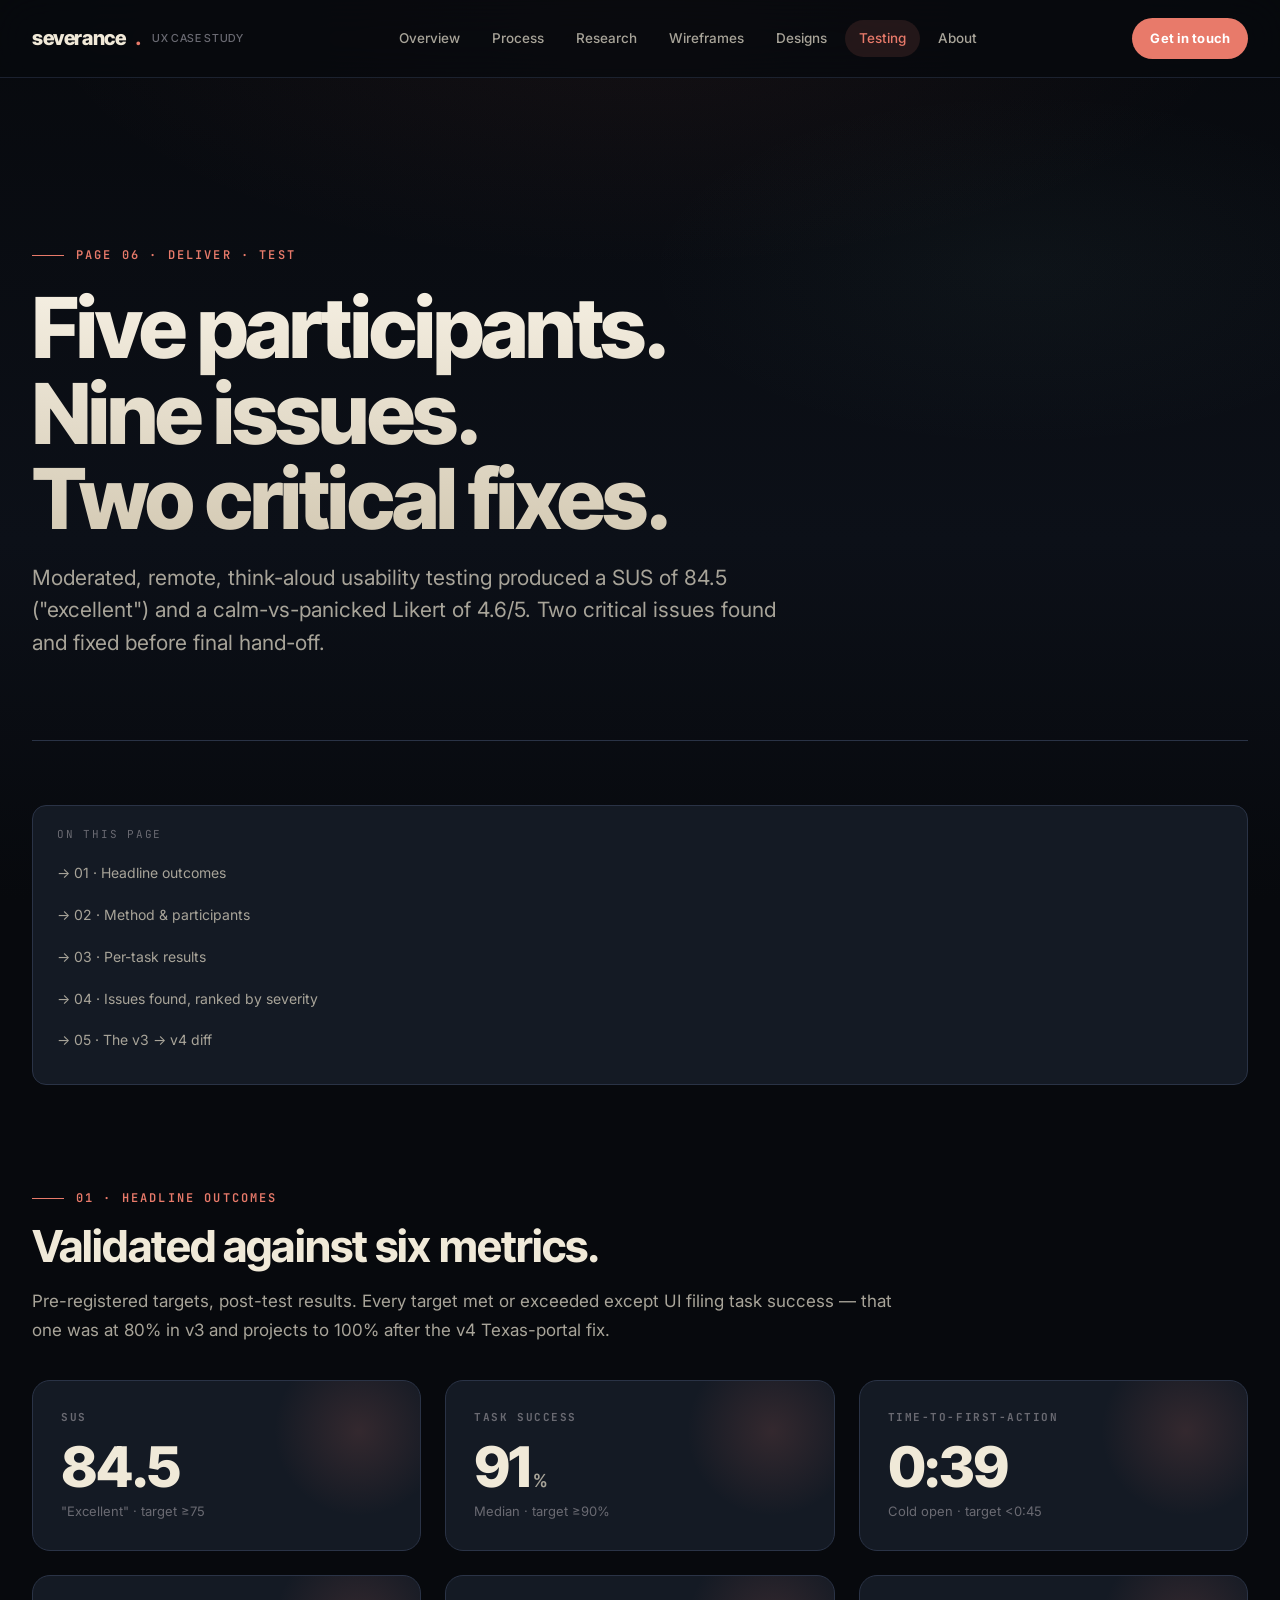
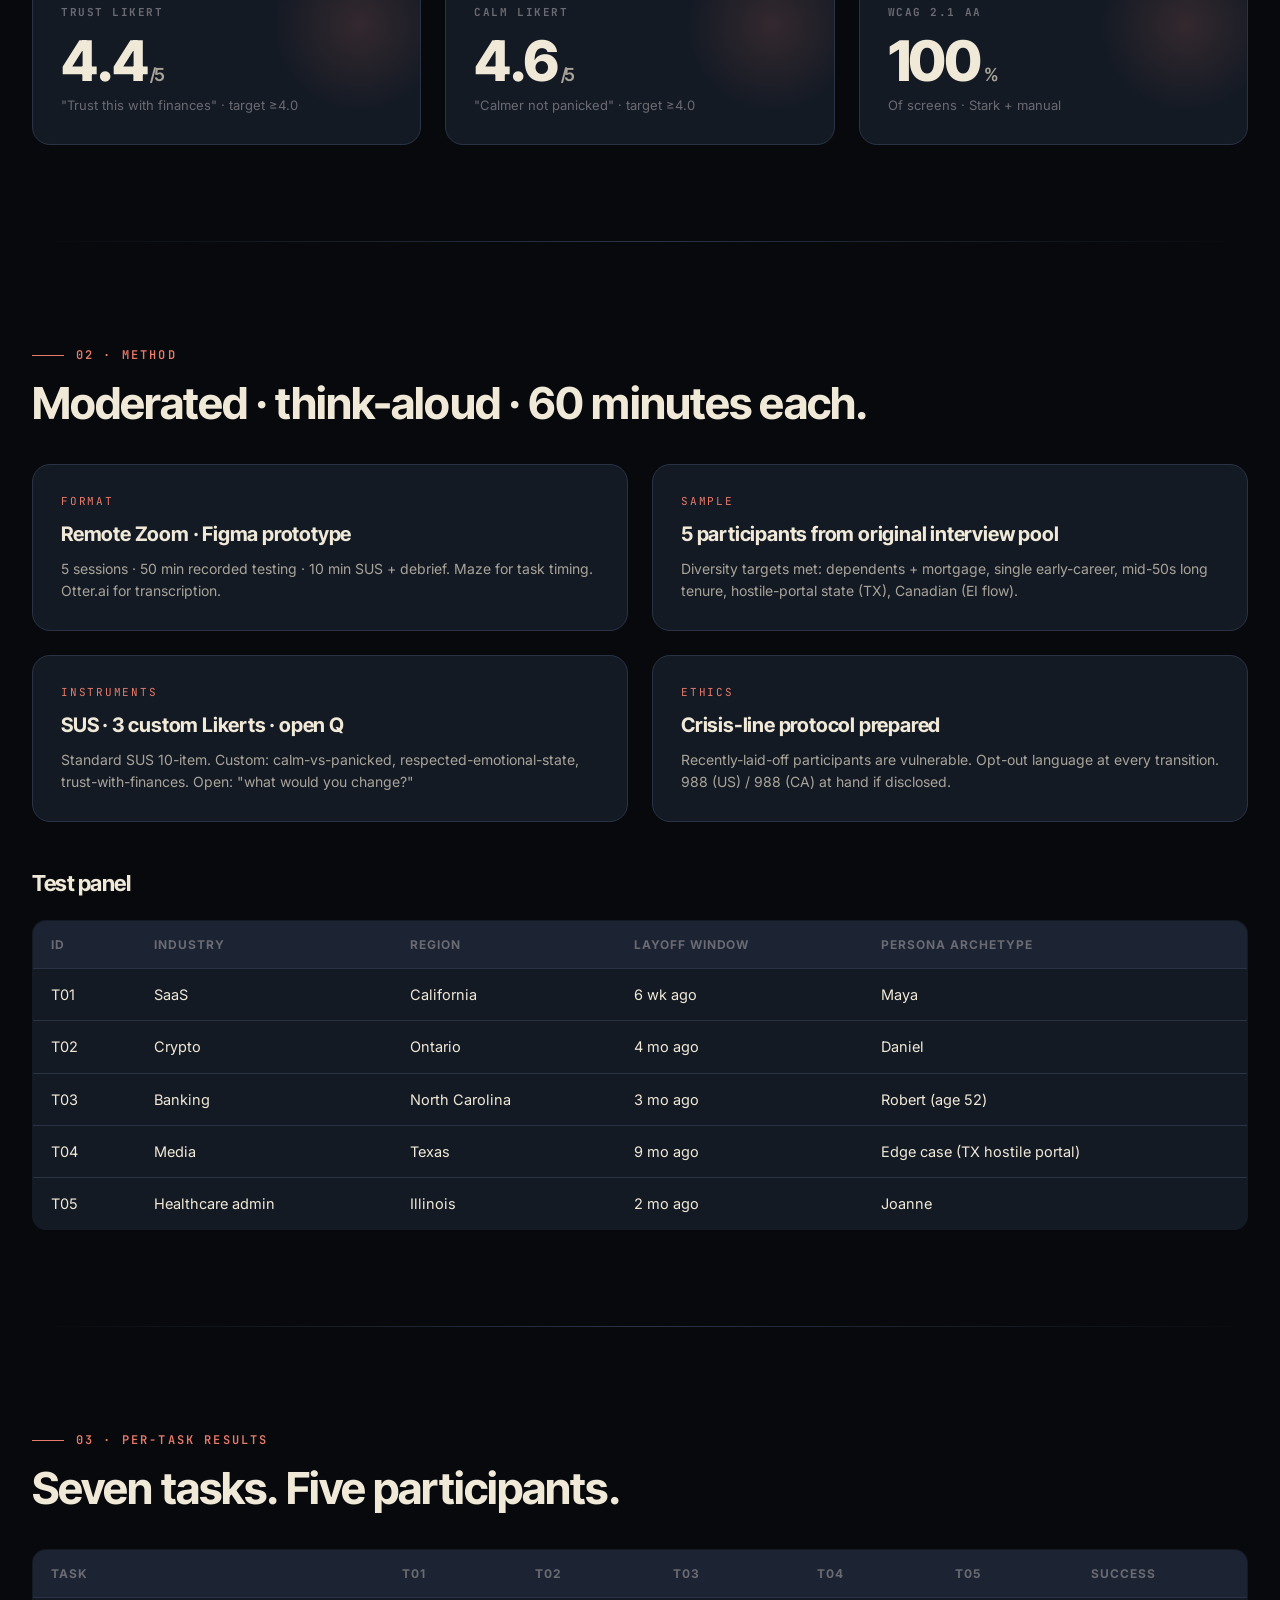
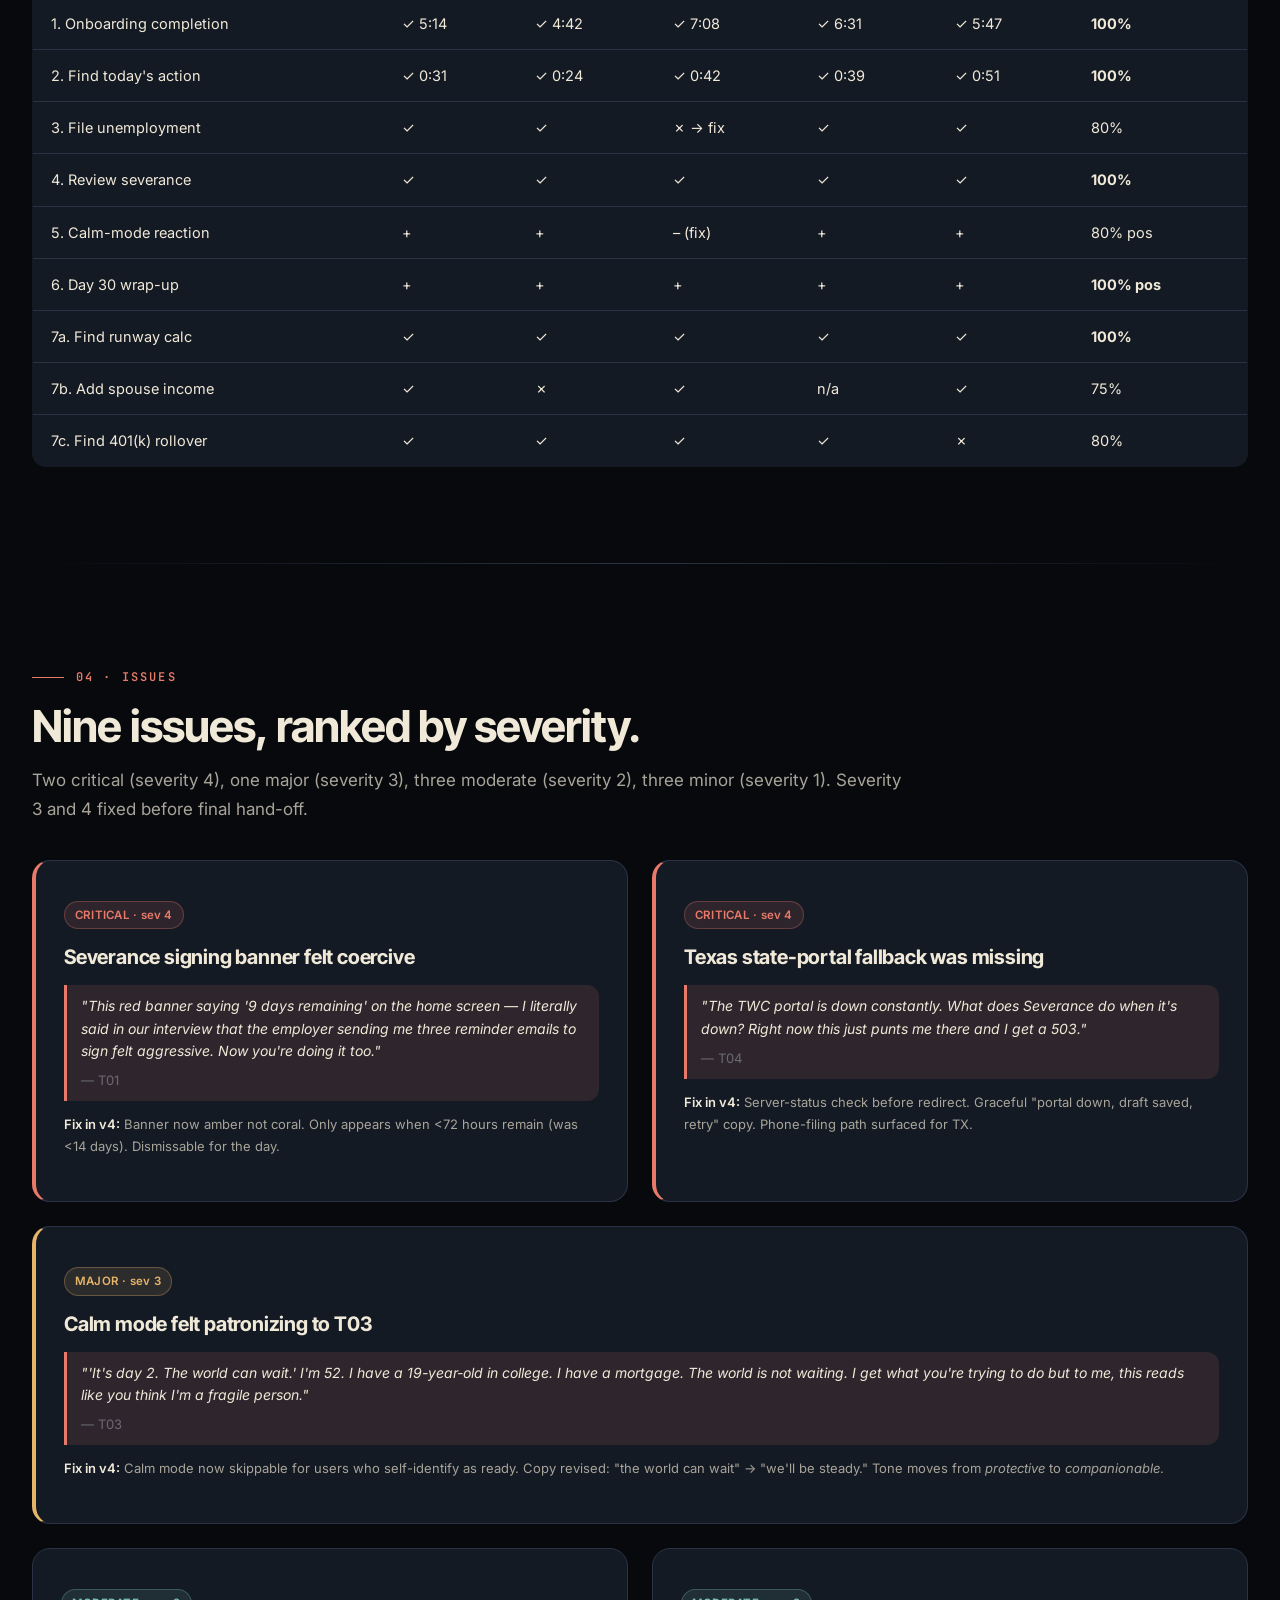
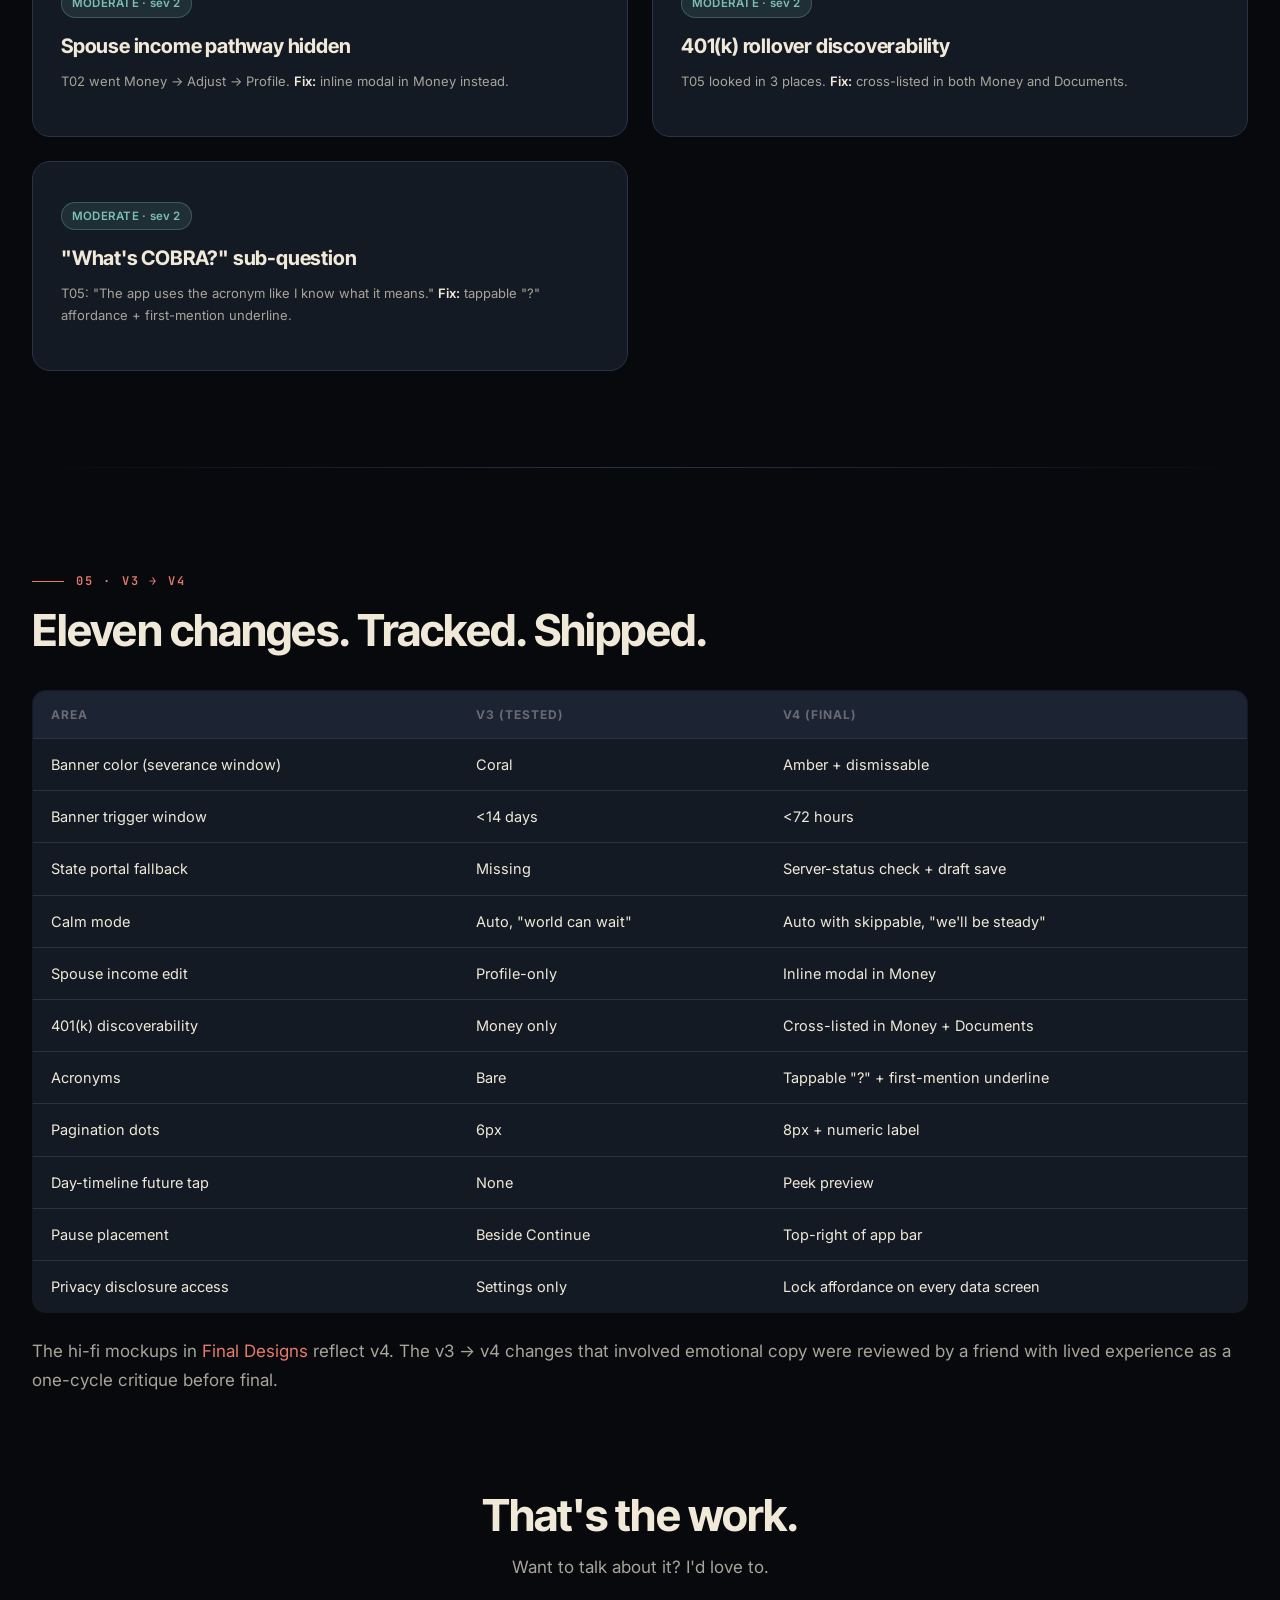
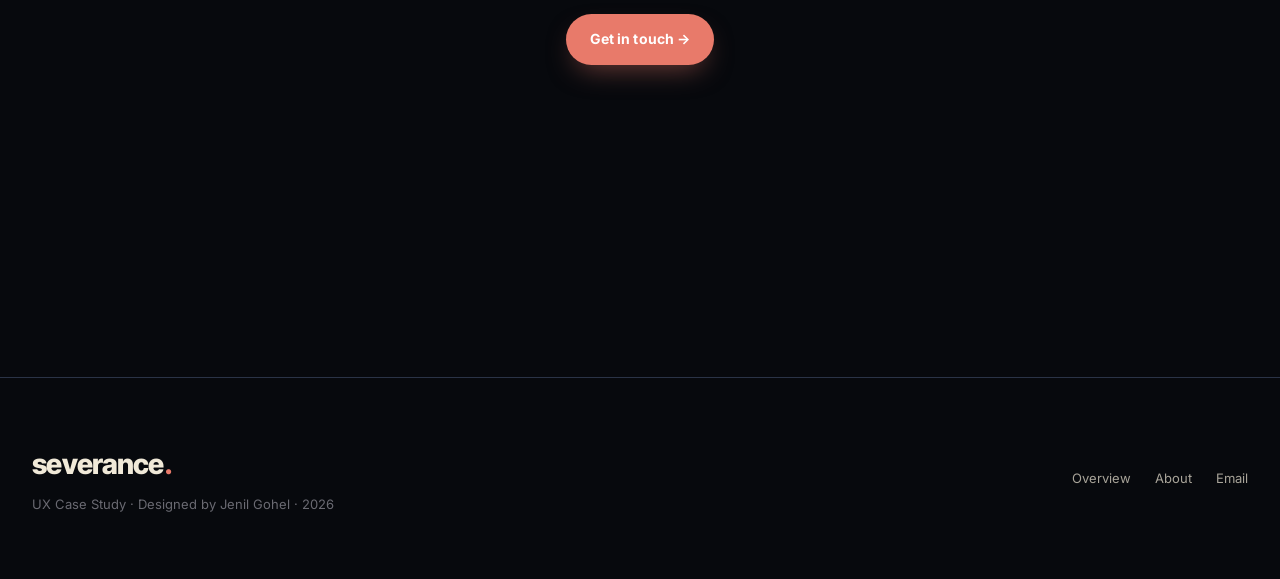
<file: testing.html>
<!DOCTYPE html>
<html lang="en">
<head>
<meta charset="UTF-8">
<title>Severance — Usability Testing</title>
<meta name="viewport" content="width=device-width, initial-scale=1.0">
<link rel="stylesheet" href="style.css">
</head>
<body>

<nav class="nav-bar"><div class="inner">
  <div class="nav-brand">severance<span class="dot">.</span> <small>UX Case Study</small></div>
  <div class="nav-links">
    <a href="index.html">Overview</a>
    <a href="process.html">Process</a>
    <a href="research.html">Research</a>
    <a href="wireframes.html">Wireframes</a>
    <a href="designs.html">Designs</a>
    <a href="testing.html" class="active">Testing</a>
    <a href="about.html">About</a>
  </div>
  <a href="about.html" class="nav-cta">Get in touch</a>
</div></nav>

<main class="wrap">

  <section class="hero">
    <div class="eyebrow">PAGE 06 · DELIVER · TEST</div>
    <h1 class="hero-h">Five participants.<br/>Nine issues.<br/>Two critical fixes.</h1>
    <p class="lede">Moderated, remote, think-aloud usability testing produced a SUS of 84.5 ("excellent") and a calm-vs-panicked Likert of 4.6/5. Two critical issues found and fixed before final hand-off.</p>
  </section>

  <div class="toc">
    <div class="label">ON THIS PAGE</div>
    <ul>
      <li>→ <a href="#headline">01 · Headline outcomes</a></li>
      <li>→ <a href="#method">02 · Method &amp; participants</a></li>
      <li>→ <a href="#tasks">03 · Per-task results</a></li>
      <li>→ <a href="#issues">04 · Issues found, ranked by severity</a></li>
      <li>→ <a href="#diff">05 · The v3 → v4 diff</a></li>
    </ul>
  </div>

  <!-- HEADLINE -->
  <section class="section" id="headline">
    <div class="section-head">
      <div class="eyebrow">01 · HEADLINE OUTCOMES</div>
      <h2>Validated against six metrics.</h2>
      <p>Pre-registered targets, post-test results. Every target met or exceeded except UI filing task success — that one was at 80% in v3 and projects to 100% after the v4 Texas-portal fix.</p>
    </div>
    <div class="grid grid-3">
      <div class="stat"><div class="label">SUS</div><div class="num">84.5</div><div class="desc">"Excellent" · target ≥75</div></div>
      <div class="stat"><div class="label">TASK SUCCESS</div><div class="num">91<small>%</small></div><div class="desc">Median · target ≥90%</div></div>
      <div class="stat"><div class="label">TIME-TO-FIRST-ACTION</div><div class="num">0:39</div><div class="desc">Cold open · target &lt;0:45</div></div>
      <div class="stat"><div class="label">TRUST LIKERT</div><div class="num">4.4<small>/5</small></div><div class="desc">"Trust this with finances" · target ≥4.0</div></div>
      <div class="stat"><div class="label">CALM LIKERT</div><div class="num">4.6<small>/5</small></div><div class="desc">"Calmer not panicked" · target ≥4.0</div></div>
      <div class="stat"><div class="label">WCAG 2.1 AA</div><div class="num">100<small>%</small></div><div class="desc">Of screens · Stark + manual</div></div>
    </div>
  </section>

  <div class="divider"></div>

  <!-- METHOD -->
  <section class="section" id="method">
    <div class="section-head">
      <div class="eyebrow">02 · METHOD</div>
      <h2>Moderated · think-aloud · 60 minutes each.</h2>
    </div>

    <div class="grid grid-2">
      <div class="card">
        <div class="card-num">FORMAT</div>
        <div class="card-title">Remote Zoom · Figma prototype</div>
        <div class="card-desc">5 sessions · 50 min recorded testing · 10 min SUS + debrief. Maze for task timing. Otter.ai for transcription.</div>
      </div>
      <div class="card">
        <div class="card-num">SAMPLE</div>
        <div class="card-title">5 participants from original interview pool</div>
        <div class="card-desc">Diversity targets met: dependents + mortgage, single early-career, mid-50s long tenure, hostile-portal state (TX), Canadian (EI flow).</div>
      </div>
      <div class="card">
        <div class="card-num">INSTRUMENTS</div>
        <div class="card-title">SUS · 3 custom Likerts · open Q</div>
        <div class="card-desc">Standard SUS 10-item. Custom: calm-vs-panicked, respected-emotional-state, trust-with-finances. Open: "what would you change?"</div>
      </div>
      <div class="card">
        <div class="card-num">ETHICS</div>
        <div class="card-title">Crisis-line protocol prepared</div>
        <div class="card-desc">Recently-laid-off participants are vulnerable. Opt-out language at every transition. 988 (US) / 988 (CA) at hand if disclosed.</div>
      </div>
    </div>

    <h3 style="margin-top: 48px;">Test panel</h3>
    <table>
      <thead><tr><th>ID</th><th>Industry</th><th>Region</th><th>Layoff window</th><th>Persona archetype</th></tr></thead>
      <tbody>
        <tr><td>T01</td><td>SaaS</td><td>California</td><td>6 wk ago</td><td>Maya</td></tr>
        <tr><td>T02</td><td>Crypto</td><td>Ontario</td><td>4 mo ago</td><td>Daniel</td></tr>
        <tr><td>T03</td><td>Banking</td><td>North Carolina</td><td>3 mo ago</td><td>Robert (age 52)</td></tr>
        <tr><td>T04</td><td>Media</td><td>Texas</td><td>9 mo ago</td><td>Edge case (TX hostile portal)</td></tr>
        <tr><td>T05</td><td>Healthcare admin</td><td>Illinois</td><td>2 mo ago</td><td>Joanne</td></tr>
      </tbody>
    </table>
  </section>

  <div class="divider"></div>

  <!-- TASKS -->
  <section class="section" id="tasks">
    <div class="section-head">
      <div class="eyebrow">03 · PER-TASK RESULTS</div>
      <h2>Seven tasks. Five participants.</h2>
    </div>

    <table>
      <thead><tr><th>Task</th><th>T01</th><th>T02</th><th>T03</th><th>T04</th><th>T05</th><th>Success</th></tr></thead>
      <tbody>
        <tr><td>1. Onboarding completion</td><td>✓ 5:14</td><td>✓ 4:42</td><td>✓ 7:08</td><td>✓ 6:31</td><td>✓ 5:47</td><td><strong>100%</strong></td></tr>
        <tr><td>2. Find today's action</td><td>✓ 0:31</td><td>✓ 0:24</td><td>✓ 0:42</td><td>✓ 0:39</td><td>✓ 0:51</td><td><strong>100%</strong></td></tr>
        <tr><td>3. File unemployment</td><td>✓</td><td>✓</td><td>✗ → fix</td><td>✓</td><td>✓</td><td>80%</td></tr>
        <tr><td>4. Review severance</td><td>✓</td><td>✓</td><td>✓</td><td>✓</td><td>✓</td><td><strong>100%</strong></td></tr>
        <tr><td>5. Calm-mode reaction</td><td>+</td><td>+</td><td>– (fix)</td><td>+</td><td>+</td><td>80% pos</td></tr>
        <tr><td>6. Day 30 wrap-up</td><td>+</td><td>+</td><td>+</td><td>+</td><td>+</td><td><strong>100% pos</strong></td></tr>
        <tr><td>7a. Find runway calc</td><td>✓</td><td>✓</td><td>✓</td><td>✓</td><td>✓</td><td><strong>100%</strong></td></tr>
        <tr><td>7b. Add spouse income</td><td>✓</td><td>✗</td><td>✓</td><td>n/a</td><td>✓</td><td>75%</td></tr>
        <tr><td>7c. Find 401(k) rollover</td><td>✓</td><td>✓</td><td>✓</td><td>✓</td><td>✗</td><td>80%</td></tr>
      </tbody>
    </table>
  </section>

  <div class="divider"></div>

  <!-- ISSUES -->
  <section class="section" id="issues">
    <div class="section-head">
      <div class="eyebrow">04 · ISSUES</div>
      <h2>Nine issues, ranked by severity.</h2>
      <p>Two critical (severity 4), one major (severity 3), three moderate (severity 2), three minor (severity 1). Severity 3 and 4 fixed before final hand-off.</p>
    </div>

    <div class="grid grid-2">

      <div class="card" style="border-left: 4px solid var(--coral);">
        <div class="tag-row"><span class="tag coral">CRITICAL · sev 4</span></div>
        <div class="card-title">Severance signing banner felt coercive</div>
        <blockquote style="font-size: 14px; padding: 10px 14px; margin: 12px 0;">"This red banner saying '9 days remaining' on the home screen — I literally said in our interview that the <em>employer</em> sending me three reminder emails to sign felt aggressive. Now you're doing it too." <cite>— T01</cite></blockquote>
        <p style="font-size: 13px; color: var(--text-2);"><strong>Fix in v4:</strong> Banner now amber not coral. Only appears when &lt;72 hours remain (was &lt;14 days). Dismissable for the day.</p>
      </div>

      <div class="card" style="border-left: 4px solid var(--coral);">
        <div class="tag-row"><span class="tag coral">CRITICAL · sev 4</span></div>
        <div class="card-title">Texas state-portal fallback was missing</div>
        <blockquote style="font-size: 14px; padding: 10px 14px; margin: 12px 0;">"The TWC portal is down constantly. What does Severance do when it's down? Right now this just punts me there and I get a 503." <cite>— T04</cite></blockquote>
        <p style="font-size: 13px; color: var(--text-2);"><strong>Fix in v4:</strong> Server-status check before redirect. Graceful "portal down, draft saved, retry" copy. Phone-filing path surfaced for TX.</p>
      </div>

      <div class="card" style="border-left: 4px solid var(--amber); grid-column: span 2;">
        <div class="tag-row"><span class="tag amber">MAJOR · sev 3</span></div>
        <div class="card-title">Calm mode felt patronizing to T03</div>
        <blockquote style="font-size: 14px; padding: 10px 14px; margin: 12px 0;">"'It's day 2. The world can wait.' I'm 52. I have a 19-year-old in college. I have a mortgage. The world is <em>not</em> waiting. I get what you're trying to do but to me, this reads like you think I'm a fragile person." <cite>— T03</cite></blockquote>
        <p style="font-size: 13px; color: var(--text-2);"><strong>Fix in v4:</strong> Calm mode now skippable for users who self-identify as ready. Copy revised: "the world can wait" → "we'll be steady." Tone moves from <em>protective</em> to <em>companionable</em>.</p>
      </div>

      <div class="card">
        <div class="tag-row"><span class="tag teal">MODERATE · sev 2</span></div>
        <div class="card-title">Spouse income pathway hidden</div>
        <p style="font-size: 13px; color: var(--text-2);">T02 went Money → Adjust → Profile. <strong>Fix:</strong> inline modal in Money instead.</p>
      </div>

      <div class="card">
        <div class="tag-row"><span class="tag teal">MODERATE · sev 2</span></div>
        <div class="card-title">401(k) rollover discoverability</div>
        <p style="font-size: 13px; color: var(--text-2);">T05 looked in 3 places. <strong>Fix:</strong> cross-listed in both Money and Documents.</p>
      </div>

      <div class="card">
        <div class="tag-row"><span class="tag teal">MODERATE · sev 2</span></div>
        <div class="card-title">"What's COBRA?" sub-question</div>
        <p style="font-size: 13px; color: var(--text-2);">T05: "The app uses the acronym like I know what it means." <strong>Fix:</strong> tappable "?" affordance + first-mention underline.</p>
      </div>
    </div>
  </section>

  <div class="divider"></div>

  <!-- DIFF -->
  <section class="section" id="diff">
    <div class="section-head">
      <div class="eyebrow">05 · v3 → v4</div>
      <h2>Eleven changes. Tracked. Shipped.</h2>
    </div>

    <table>
      <thead><tr><th>Area</th><th>v3 (tested)</th><th>v4 (final)</th></tr></thead>
      <tbody>
        <tr><td>Banner color (severance window)</td><td>Coral</td><td>Amber + dismissable</td></tr>
        <tr><td>Banner trigger window</td><td>&lt;14 days</td><td>&lt;72 hours</td></tr>
        <tr><td>State portal fallback</td><td>Missing</td><td>Server-status check + draft save</td></tr>
        <tr><td>Calm mode</td><td>Auto, "world can wait"</td><td>Auto with skippable, "we'll be steady"</td></tr>
        <tr><td>Spouse income edit</td><td>Profile-only</td><td>Inline modal in Money</td></tr>
        <tr><td>401(k) discoverability</td><td>Money only</td><td>Cross-listed in Money + Documents</td></tr>
        <tr><td>Acronyms</td><td>Bare</td><td>Tappable "?" + first-mention underline</td></tr>
        <tr><td>Pagination dots</td><td>6px</td><td>8px + numeric label</td></tr>
        <tr><td>Day-timeline future tap</td><td>None</td><td>Peek preview</td></tr>
        <tr><td>Pause placement</td><td>Beside Continue</td><td>Top-right of app bar</td></tr>
        <tr><td>Privacy disclosure access</td><td>Settings only</td><td>Lock affordance on every data screen</td></tr>
      </tbody>
    </table>

    <p style="margin-top: 24px;">The hi-fi mockups in <a href="designs.html" style="color: var(--coral);">Final Designs</a> reflect v4. The v3 → v4 changes that involved emotional copy were reviewed by a friend with lived experience as a one-cycle critique before final.</p>
  </section>

  <section class="section" style="text-align: center;">
    <h2 style="margin: 0 0 14px;">That's the work.</h2>
    <p style="margin: 0 auto 32px; max-width: 540px;">Want to talk about it? I'd love to.</p>
    <a href="about.html" class="btn btn-primary">Get in touch →</a>
  </section>

</main>

<footer class="site-footer"><div class="inner">
  <div>
    <div class="brand">severance<span class="dot">.</span></div>
    <div class="meta">UX Case Study · Designed by Jenil Gohel · 2026</div>
  </div>
  <div class="links">
    <a href="index.html">Overview</a>
    <a href="about.html">About</a>
    <a href="mailto:jgohel9902@gmail.com">Email</a>
  </div>
</div></footer>

</body>
</html>
</file>
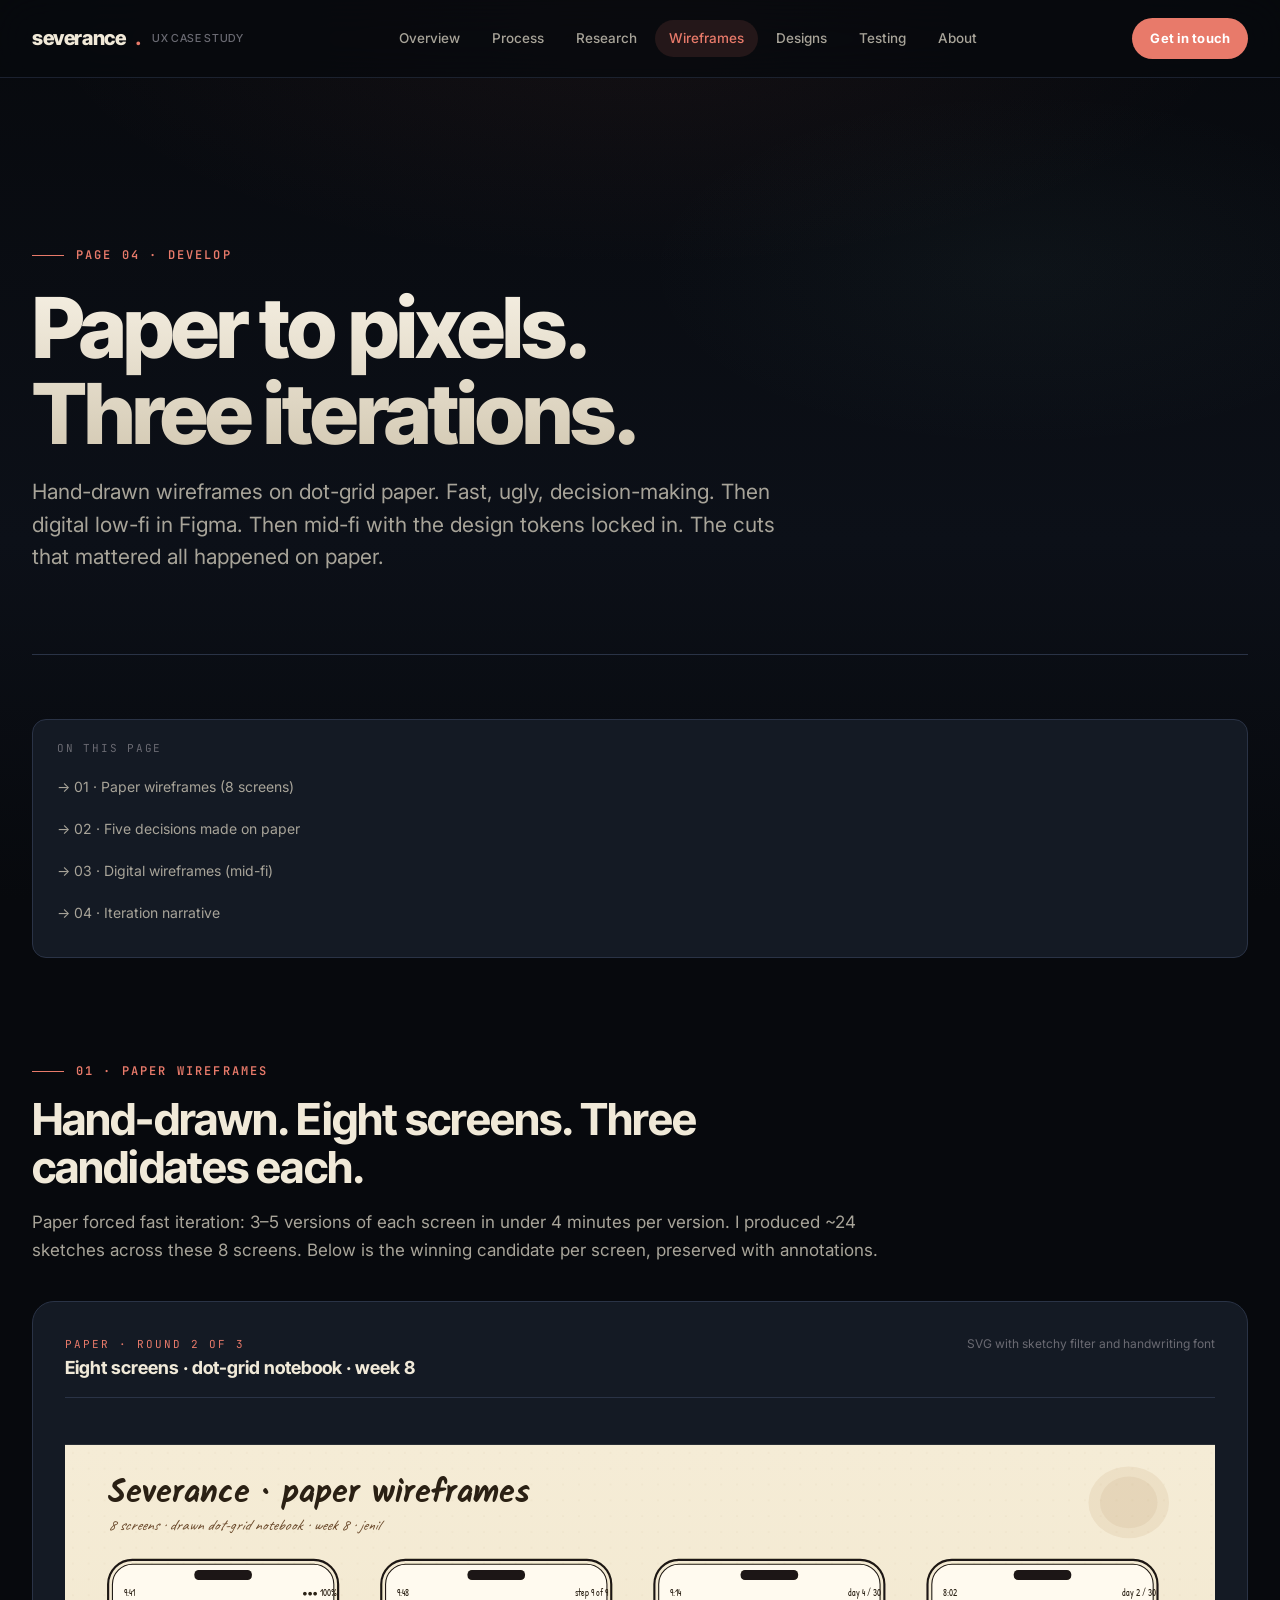
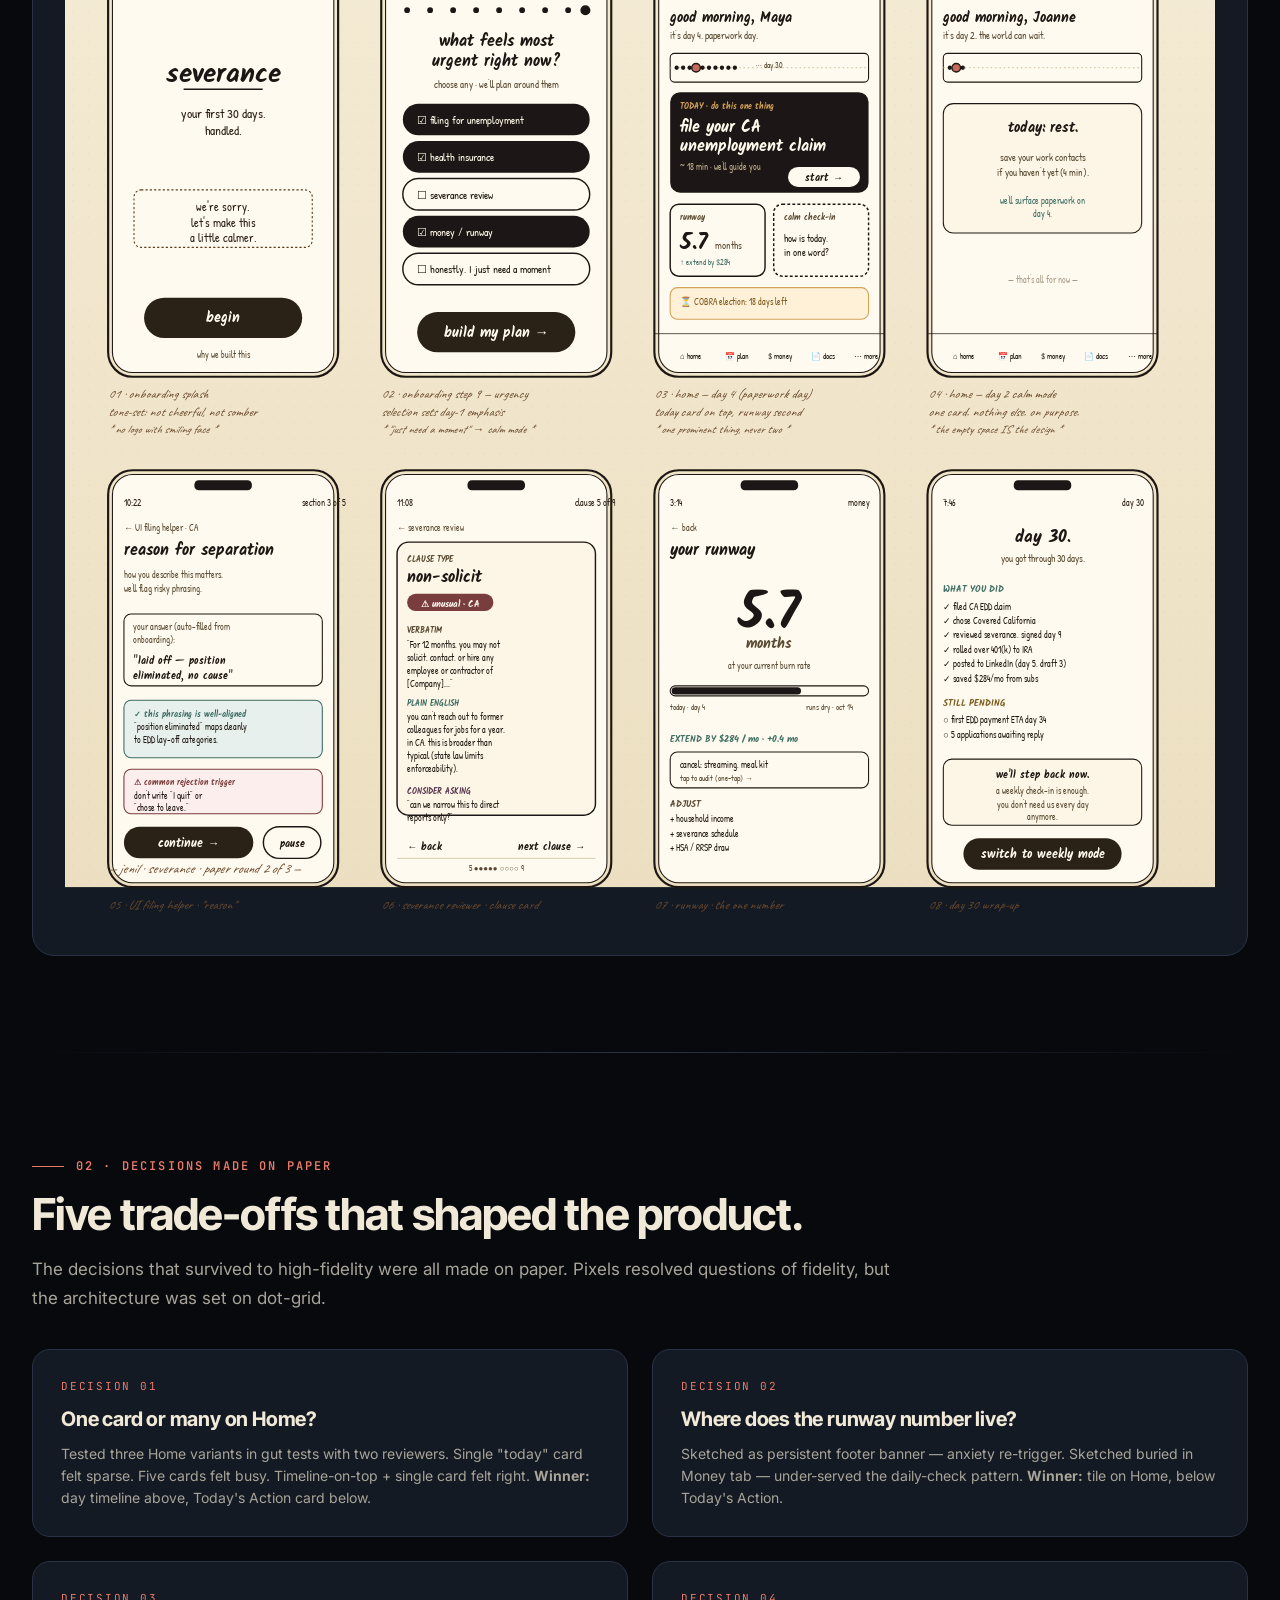
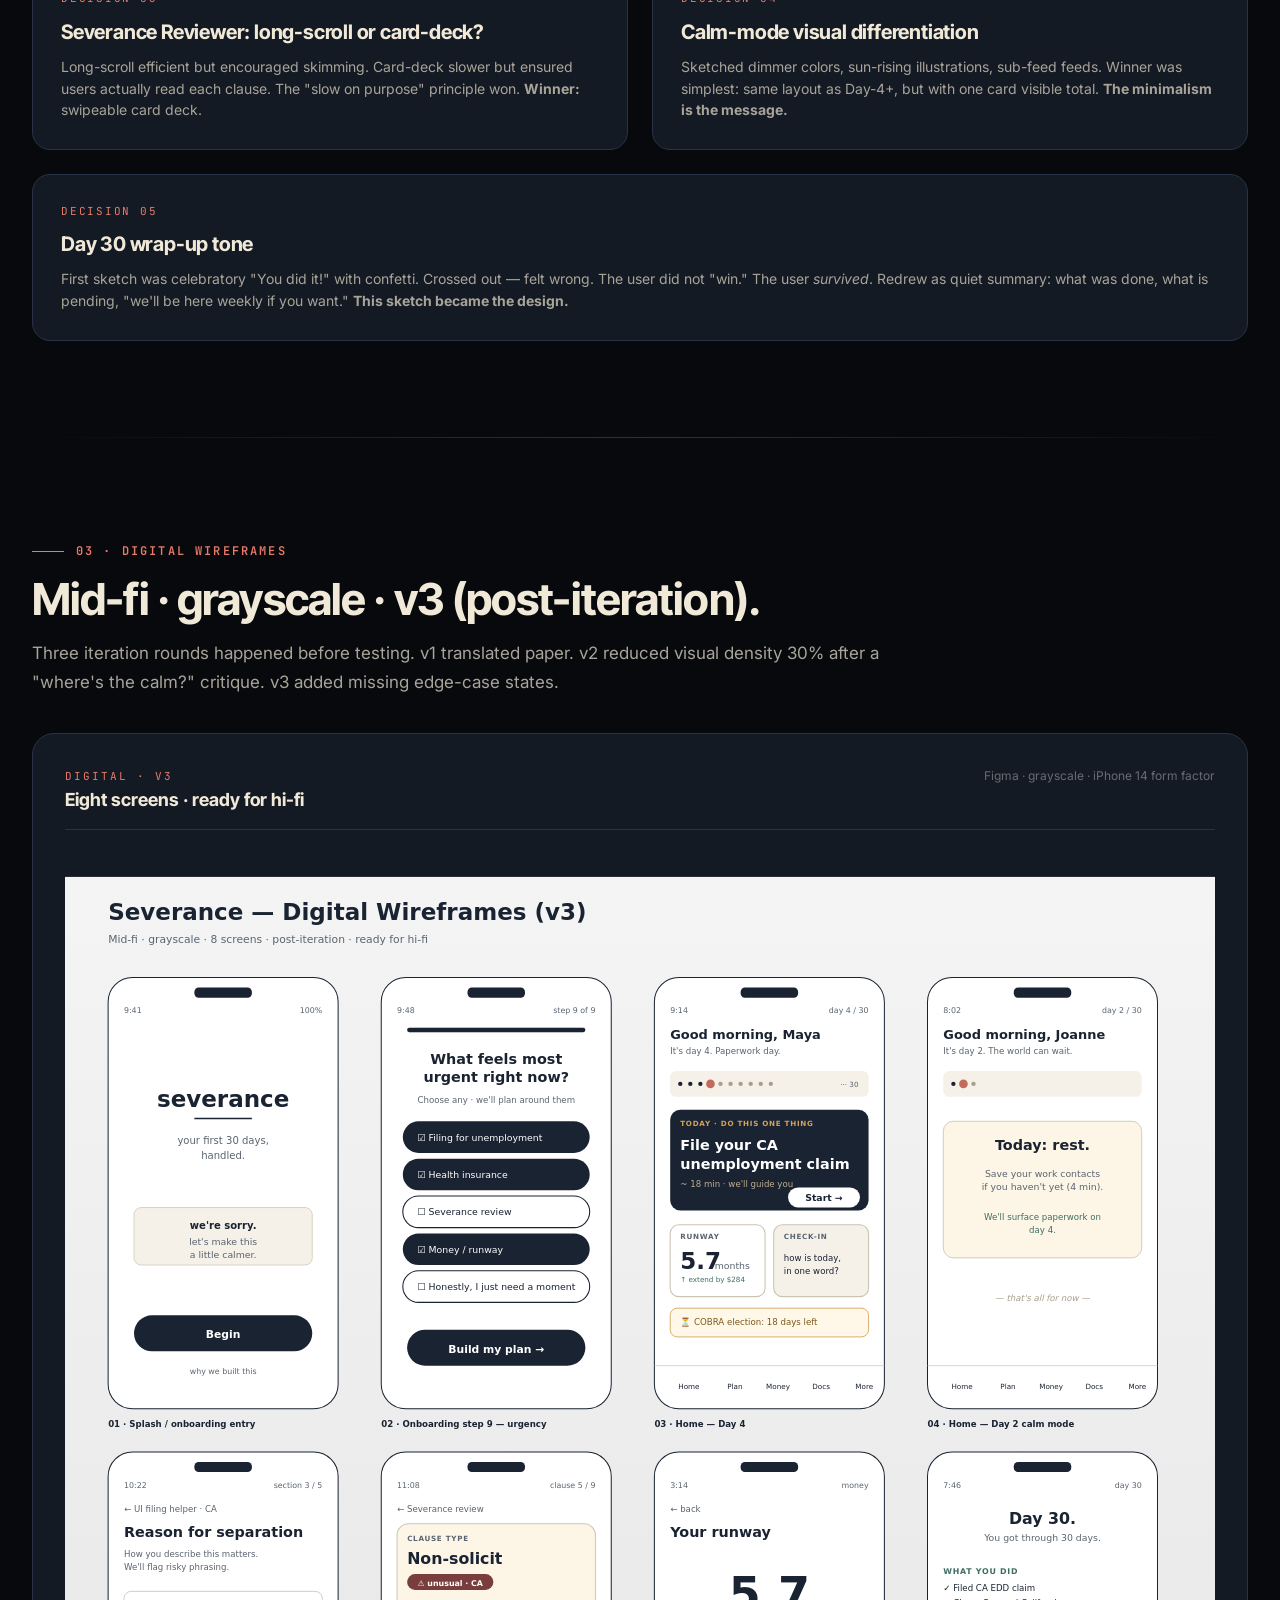
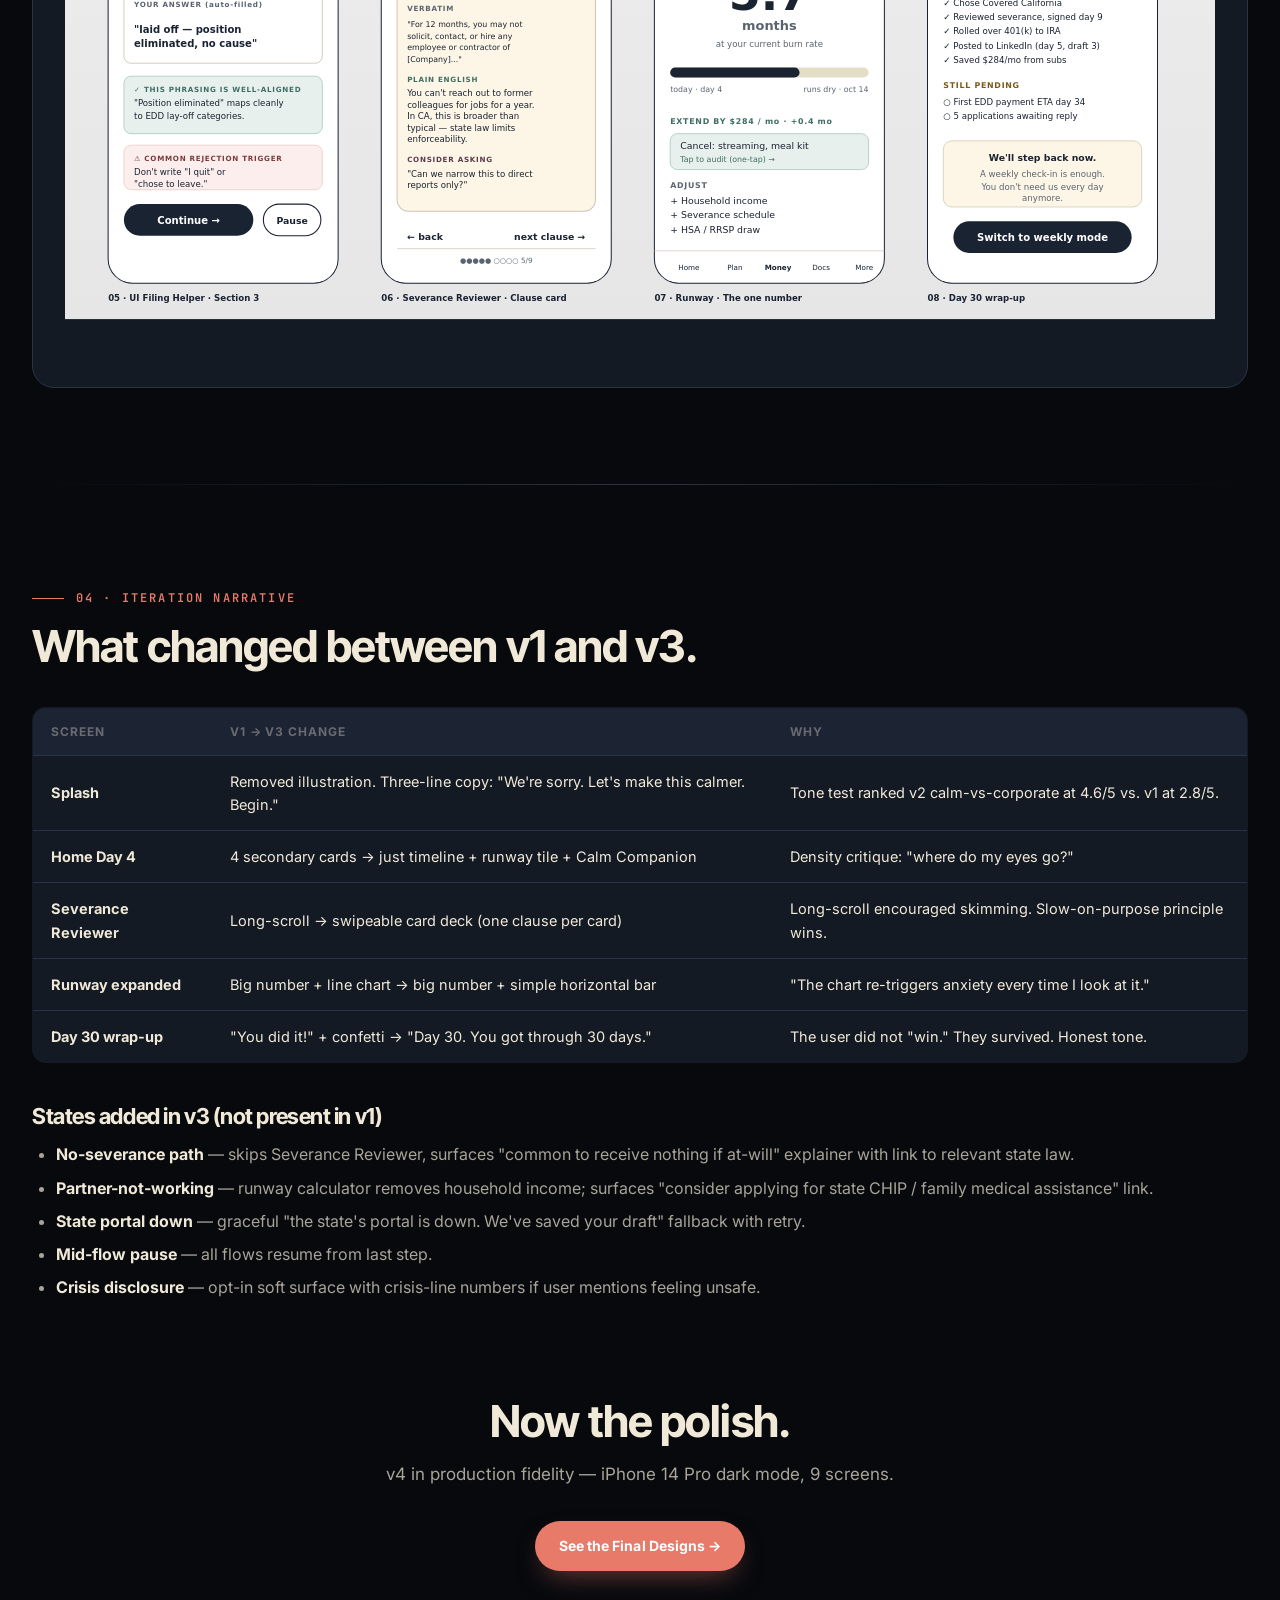
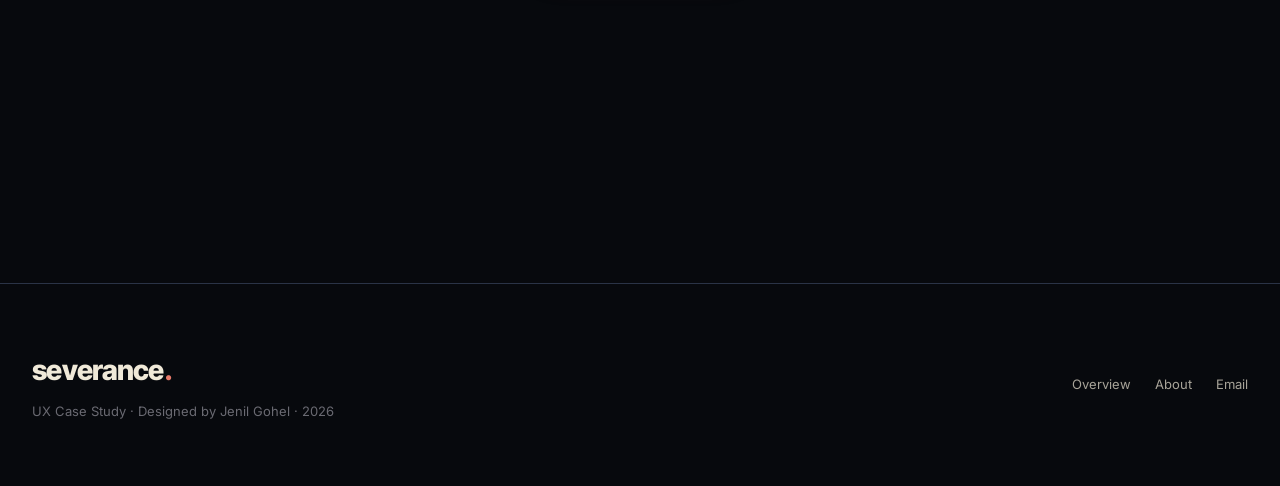
<file: wireframes.html>
<!DOCTYPE html>
<html lang="en">
<head>
<meta charset="UTF-8">
<title>Severance — Wireframes</title>
<meta name="viewport" content="width=device-width, initial-scale=1.0">
<link rel="stylesheet" href="style.css">
</head>
<body>

<nav class="nav-bar"><div class="inner">
  <div class="nav-brand">severance<span class="dot">.</span> <small>UX Case Study</small></div>
  <div class="nav-links">
    <a href="index.html">Overview</a>
    <a href="process.html">Process</a>
    <a href="research.html">Research</a>
    <a href="wireframes.html" class="active">Wireframes</a>
    <a href="designs.html">Designs</a>
    <a href="testing.html">Testing</a>
    <a href="about.html">About</a>
  </div>
  <a href="about.html" class="nav-cta">Get in touch</a>
</div></nav>

<main class="wrap">

  <section class="hero">
    <div class="eyebrow">PAGE 04 · DEVELOP</div>
    <h1 class="hero-h">Paper to pixels.<br/>Three iterations.</h1>
    <p class="lede">Hand-drawn wireframes on dot-grid paper. Fast, ugly, decision-making. Then digital low-fi in Figma. Then mid-fi with the design tokens locked in. The cuts that mattered all happened on paper.</p>
  </section>

  <div class="toc">
    <div class="label">ON THIS PAGE</div>
    <ul>
      <li>→ <a href="#paper">01 · Paper wireframes (8 screens)</a></li>
      <li>→ <a href="#decisions">02 · Five decisions made on paper</a></li>
      <li>→ <a href="#digital">03 · Digital wireframes (mid-fi)</a></li>
      <li>→ <a href="#iterations">04 · Iteration narrative</a></li>
    </ul>
  </div>

  <!-- PAPER -->
  <section class="section" id="paper">
    <div class="section-head">
      <div class="eyebrow">01 · PAPER WIREFRAMES</div>
      <h2>Hand-drawn. Eight screens. Three candidates each.</h2>
      <p>Paper forced fast iteration: 3–5 versions of each screen in under 4 minutes per version. I produced ~24 sketches across these 8 screens. Below is the winning candidate per screen, preserved with annotations.</p>
    </div>
    <div class="showcase">
      <div class="showcase-caption">
        <div>
          <div class="label">PAPER · ROUND 2 OF 3</div>
          <div class="title">Eight screens · dot-grid notebook · week 8</div>
        </div>
        <div class="meta">SVG with sketchy filter and handwriting font</div>
      </div>
      <object data="assets/paper-wireframes.svg" type="image/svg+xml" style="width: 100%; min-height: 1100px;"></object>
    </div>
  </section>

  <div class="divider"></div>

  <!-- DECISIONS -->
  <section class="section" id="decisions">
    <div class="section-head">
      <div class="eyebrow">02 · DECISIONS MADE ON PAPER</div>
      <h2>Five trade-offs that shaped the product.</h2>
      <p>The decisions that survived to high-fidelity were all made on paper. Pixels resolved questions of fidelity, but the architecture was set on dot-grid.</p>
    </div>

    <div class="grid grid-2">
      <div class="card">
        <div class="card-num">DECISION 01</div>
        <div class="card-title">One card or many on Home?</div>
        <div class="card-desc">Tested three Home variants in gut tests with two reviewers. Single "today" card felt sparse. Five cards felt busy. Timeline-on-top + single card felt right. <strong>Winner:</strong> day timeline above, Today's Action card below.</div>
      </div>

      <div class="card">
        <div class="card-num">DECISION 02</div>
        <div class="card-title">Where does the runway number live?</div>
        <div class="card-desc">Sketched as persistent footer banner — anxiety re-trigger. Sketched buried in Money tab — under-served the daily-check pattern. <strong>Winner:</strong> tile on Home, below Today's Action.</div>
      </div>

      <div class="card">
        <div class="card-num">DECISION 03</div>
        <div class="card-title">Severance Reviewer: long-scroll or card-deck?</div>
        <div class="card-desc">Long-scroll efficient but encouraged skimming. Card-deck slower but ensured users actually read each clause. The "slow on purpose" principle won. <strong>Winner:</strong> swipeable card deck.</div>
      </div>

      <div class="card">
        <div class="card-num">DECISION 04</div>
        <div class="card-title">Calm-mode visual differentiation</div>
        <div class="card-desc">Sketched dimmer colors, sun-rising illustrations, sub-feed feeds. Winner was simplest: same layout as Day-4+, but with one card visible total. <strong>The minimalism is the message.</strong></div>
      </div>

      <div class="card" style="grid-column: span 2;">
        <div class="card-num">DECISION 05</div>
        <div class="card-title">Day 30 wrap-up tone</div>
        <div class="card-desc">First sketch was celebratory "You did it!" with confetti. Crossed out — felt wrong. The user did not "win." The user <em>survived</em>. Redrew as quiet summary: what was done, what is pending, "we'll be here weekly if you want." <strong>This sketch became the design.</strong></div>
      </div>
    </div>
  </section>

  <div class="divider"></div>

  <!-- DIGITAL -->
  <section class="section" id="digital">
    <div class="section-head">
      <div class="eyebrow">03 · DIGITAL WIREFRAMES</div>
      <h2>Mid-fi · grayscale · v3 (post-iteration).</h2>
      <p>Three iteration rounds happened before testing. v1 translated paper. v2 reduced visual density 30% after a "where's the calm?" critique. v3 added missing edge-case states.</p>
    </div>
    <div class="showcase">
      <div class="showcase-caption">
        <div>
          <div class="label">DIGITAL · v3</div>
          <div class="title">Eight screens · ready for hi-fi</div>
        </div>
        <div class="meta">Figma · grayscale · iPhone 14 form factor</div>
      </div>
      <object data="assets/digital-wireframes.svg" type="image/svg+xml" style="width: 100%; min-height: 1100px;"></object>
    </div>
  </section>

  <div class="divider"></div>

  <!-- ITERATIONS -->
  <section class="section" id="iterations">
    <div class="section-head">
      <div class="eyebrow">04 · ITERATION NARRATIVE</div>
      <h2>What changed between v1 and v3.</h2>
    </div>

    <table>
      <thead><tr><th>Screen</th><th>v1 → v3 change</th><th>Why</th></tr></thead>
      <tbody>
        <tr><td><strong>Splash</strong></td><td>Removed illustration. Three-line copy: "We're sorry. Let's make this calmer. Begin."</td><td>Tone test ranked v2 calm-vs-corporate at 4.6/5 vs. v1 at 2.8/5.</td></tr>
        <tr><td><strong>Home Day 4</strong></td><td>4 secondary cards → just timeline + runway tile + Calm Companion</td><td>Density critique: "where do my eyes go?"</td></tr>
        <tr><td><strong>Severance Reviewer</strong></td><td>Long-scroll → swipeable card deck (one clause per card)</td><td>Long-scroll encouraged skimming. Slow-on-purpose principle wins.</td></tr>
        <tr><td><strong>Runway expanded</strong></td><td>Big number + line chart → big number + simple horizontal bar</td><td>"The chart re-triggers anxiety every time I look at it."</td></tr>
        <tr><td><strong>Day 30 wrap-up</strong></td><td>"You did it!" + confetti → "Day 30. You got through 30 days."</td><td>The user did not "win." They survived. Honest tone.</td></tr>
      </tbody>
    </table>

    <h3>States added in v3 (not present in v1)</h3>
    <ul>
      <li><strong>No-severance path</strong> — skips Severance Reviewer, surfaces "common to receive nothing if at-will" explainer with link to relevant state law.</li>
      <li><strong>Partner-not-working</strong> — runway calculator removes household income; surfaces "consider applying for state CHIP / family medical assistance" link.</li>
      <li><strong>State portal down</strong> — graceful "the state's portal is down. We've saved your draft" fallback with retry.</li>
      <li><strong>Mid-flow pause</strong> — all flows resume from last step.</li>
      <li><strong>Crisis disclosure</strong> — opt-in soft surface with crisis-line numbers if user mentions feeling unsafe.</li>
    </ul>
  </section>

  <section class="section" style="text-align: center;">
    <h2 style="margin: 0 0 14px;">Now the polish.</h2>
    <p style="margin: 0 auto 32px; max-width: 540px;">v4 in production fidelity — iPhone 14 Pro dark mode, 9 screens.</p>
    <a href="designs.html" class="btn btn-primary">See the Final Designs →</a>
  </section>

</main>

<footer class="site-footer"><div class="inner">
  <div>
    <div class="brand">severance<span class="dot">.</span></div>
    <div class="meta">UX Case Study · Designed by Jenil Gohel · 2026</div>
  </div>
  <div class="links">
    <a href="index.html">Overview</a>
    <a href="about.html">About</a>
    <a href="mailto:jgohel9902@gmail.com">Email</a>
  </div>
</div></footer>

</body>
</html>
</file>
<file: style.css>
/* ========== Severance Case Study Site — Shared Styles ========== */

@import url('https://fonts.googleapis.com/css2?family=Inter:wght@400;500;600;700;800&family=Inter+Tight:wght@600;700;800;900&family=JetBrains+Mono:wght@400;500&display=swap');

:root {
  --bg-deep: #07090d;
  --bg:        #0c1018;
  --surface:   #141a24;
  --surface-2: #1c2332;
  --surface-3: #232c3d;
  --hairline:  #2a3346;
  --hairline-strong: #3a4456;

  --text:       #f0e9d8;
  --text-2:     #a8a499;
  --text-3:     #6a6a72;
  --text-mute:  #4d5260;

  --coral:    #e87a6a;
  --coral-d:  #c5594a;
  --coral-bg: rgba(232,122,106,0.12);
  --teal:     #7cc0b3;
  --teal-bg:  rgba(124,192,179,0.12);
  --amber:    #e6b56a;
  --amber-bg: rgba(230,181,106,0.12);
  --plum:     #c9a3bf;
  --plum-bg:  rgba(201,163,191,0.12);
  --gold:     #d4a259;
}

* { box-sizing: border-box; margin: 0; padding: 0; }
html { scroll-behavior: smooth; }
html, body {
  background: var(--bg-deep);
  color: var(--text);
  font-family: 'Inter', -apple-system, BlinkMacSystemFont, system-ui, sans-serif;
  line-height: 1.6;
  -webkit-font-smoothing: antialiased;
  -moz-osx-font-smoothing: grayscale;
}

body {
  min-height: 100vh;
  background:
    radial-gradient(ellipse 80% 50% at 50% 0%, rgba(232,122,106,0.06) 0%, transparent 60%),
    radial-gradient(ellipse 60% 40% at 80% 30%, rgba(124,192,179,0.04) 0%, transparent 50%),
    linear-gradient(180deg, #07090d 0%, #0c1018 60%, #07090d 100%);
  background-attachment: fixed;
}

a { color: inherit; text-decoration: none; }
img, svg { max-width: 100%; display: block; }

/* ========== Sticky nav ========== */
.nav-bar {
  position: sticky;
  top: 0;
  z-index: 100;
  background: rgba(7,9,13,0.78);
  backdrop-filter: blur(24px) saturate(140%);
  -webkit-backdrop-filter: blur(24px) saturate(140%);
  border-bottom: 1px solid rgba(42,51,70,0.6);
}
.nav-bar .inner {
  max-width: 1480px;
  margin: 0 auto;
  padding: 18px 32px;
  display: flex;
  justify-content: space-between;
  align-items: center;
  gap: 24px;
}
.nav-brand {
  font-family: 'Inter Tight', sans-serif;
  font-size: 20px; font-weight: 800; letter-spacing: -0.02em;
  display: flex; align-items: center; gap: 10px;
}
.nav-brand .dot { color: var(--coral); }
.nav-brand small { color: var(--text-3); font-size: 11px; font-weight: 500; letter-spacing: 0.06em; text-transform: uppercase; }
.nav-links { display: flex; gap: 4px; flex-wrap: wrap; align-items: center; }
.nav-links a {
  font-size: 13.5px; font-weight: 500; color: var(--text-2);
  padding: 8px 14px; border-radius: 999px;
  transition: all 0.15s ease;
}
.nav-links a:hover { color: var(--text); background: var(--surface); }
.nav-links a.active { color: var(--coral); background: var(--coral-bg); }
.nav-cta {
  padding: 10px 18px; background: var(--coral); color: #fff; border-radius: 999px;
  font-size: 13px; font-weight: 700; letter-spacing: 0.01em;
}
.nav-cta:hover { background: var(--coral-d); }

@media (max-width: 880px) {
  .nav-bar .inner { flex-direction: column; gap: 12px; padding: 14px 20px; }
  .nav-links { justify-content: center; }
}

/* ========== Layout ========== */
.wrap { max-width: 1480px; margin: 0 auto; padding: 64px 32px 96px; }
.narrow { max-width: 880px; margin: 0 auto; }

/* ========== Type ========== */
.eyebrow {
  font-family: 'JetBrains Mono', monospace;
  font-size: 12px; font-weight: 600; letter-spacing: 0.18em;
  color: var(--coral); text-transform: uppercase;
  display: inline-flex; align-items: center; gap: 12px;
  margin-bottom: 20px;
}
.eyebrow::before {
  content: ''; width: 32px; height: 1px; background: var(--coral);
}

.hero-h {
  font-family: 'Inter Tight', sans-serif;
  font-size: clamp(40px, 7vw, 84px);
  font-weight: 800; letter-spacing: -0.035em; line-height: 1.02;
  margin-bottom: 20px;
  background: linear-gradient(180deg, #f5efe2 0%, #d4cab4 100%);
  -webkit-background-clip: text; background-clip: text;
  -webkit-text-fill-color: transparent;
}

h1, h2, h3, h4 { font-family: 'Inter Tight', sans-serif; letter-spacing: -0.02em; }
h2 { font-size: clamp(28px, 4vw, 44px); font-weight: 700; line-height: 1.1; margin: 80px 0 16px; }
h3 { font-size: 22px; font-weight: 700; line-height: 1.2; margin: 40px 0 12px; }
h4 { font-size: 16px; font-weight: 700; margin: 24px 0 8px; }

p { font-size: 17px; color: var(--text-2); line-height: 1.7; margin-bottom: 16px; }
p.lede { font-size: 19px; color: var(--text-2); max-width: 780px; }
p strong { color: var(--text); font-weight: 600; }

ul, ol { padding-left: 24px; color: var(--text-2); line-height: 1.7; margin-bottom: 16px; }
li { margin-bottom: 6px; font-size: 16px; }
li strong { color: var(--text); }

blockquote {
  border-left: 3px solid var(--coral);
  padding: 14px 22px;
  margin: 24px 0;
  background: var(--coral-bg);
  border-radius: 0 12px 12px 0;
  color: var(--text);
  font-size: 17px;
  font-style: italic;
}
blockquote cite { display: block; margin-top: 8px; font-size: 13px; color: var(--text-3); font-style: normal; }

code {
  font-family: 'JetBrains Mono', monospace;
  font-size: 13px;
  background: var(--surface-2);
  padding: 2px 6px;
  border-radius: 4px;
  color: var(--coral);
}

table {
  width: 100%;
  border-collapse: collapse;
  margin: 24px 0;
  background: var(--surface);
  border-radius: 14px;
  overflow: hidden;
  border: 1px solid var(--hairline);
}
th, td {
  padding: 14px 18px;
  text-align: left;
  font-size: 14.5px;
  border-bottom: 1px solid var(--hairline);
  color: var(--text);
}
th {
  background: var(--surface-2);
  font-weight: 700;
  font-size: 12px;
  letter-spacing: 0.08em;
  text-transform: uppercase;
  color: var(--text-3);
}
tr:last-child td { border-bottom: none; }

/* ========== Cards ========== */
.card {
  background: var(--surface);
  border: 1px solid var(--hairline);
  border-radius: 18px;
  padding: 28px;
  transition: border-color 0.2s ease, transform 0.2s ease;
}
.card:hover { border-color: var(--hairline-strong); transform: translateY(-2px); }
.card-num {
  font-family: 'JetBrains Mono', monospace;
  font-size: 11px; color: var(--coral); letter-spacing: 0.16em;
  margin-bottom: 8px;
}
.card-title { font-family: 'Inter Tight', sans-serif; font-size: 20px; font-weight: 700; margin-bottom: 8px; letter-spacing: -0.01em; }
.card-desc { font-size: 14px; color: var(--text-2); line-height: 1.55; }

.grid { display: grid; gap: 24px; }
.grid-2 { grid-template-columns: repeat(2, 1fr); }
.grid-3 { grid-template-columns: repeat(3, 1fr); }
.grid-4 { grid-template-columns: repeat(4, 1fr); }
@media (max-width: 880px) { .grid-2, .grid-3, .grid-4 { grid-template-columns: 1fr; } }

/* ========== Stat tiles ========== */
.stat {
  background: var(--surface);
  border: 1px solid var(--hairline);
  border-radius: 18px;
  padding: 28px;
  position: relative;
  overflow: hidden;
}
.stat::before {
  content: ''; position: absolute; top: -30%; right: -10%;
  width: 200px; height: 200px;
  background: radial-gradient(circle, rgba(232,122,106,0.15) 0%, transparent 60%);
  pointer-events: none;
}
.stat .label { font-size: 11px; font-weight: 700; letter-spacing: 0.14em; color: var(--text-3); text-transform: uppercase; font-family: 'JetBrains Mono', monospace; }
.stat .num { font-family: 'Inter Tight', sans-serif; font-size: 56px; font-weight: 800; letter-spacing: -0.04em; line-height: 1; margin: 12px 0 6px; color: var(--text); }
.stat .num small { font-size: 18px; font-weight: 600; color: var(--text-2); margin-left: 4px; }
.stat .desc { font-size: 13px; color: var(--text-3); }

/* ========== Buttons ========== */
.btn {
  display: inline-flex; align-items: center; gap: 8px;
  padding: 14px 24px;
  border-radius: 999px;
  font-size: 14px; font-weight: 700; letter-spacing: 0.005em;
  border: none;
  transition: all 0.15s ease;
  cursor: pointer;
}
.btn-primary { background: var(--coral); color: #fff; box-shadow: 0 12px 28px -10px rgba(232,122,106,0.5); }
.btn-primary:hover { background: var(--coral-d); transform: translateY(-1px); }
.btn-secondary { background: var(--surface); color: var(--text); border: 1px solid var(--hairline); }
.btn-secondary:hover { background: var(--surface-2); border-color: var(--hairline-strong); }
.btn-ghost { background: transparent; color: var(--text-2); padding: 14px 0; }
.btn-ghost:hover { color: var(--text); }

/* ========== Section ========== */
.section { margin: 96px 0; }
.section-head {
  margin-bottom: 36px;
  max-width: 880px;
}
.section-head .eyebrow { margin-bottom: 14px; }
.section-head h2 { margin-top: 0; }
.section-head p { font-size: 17px; }

/* ========== Hero ========== */
.hero {
  padding: 96px 0 64px;
  border-bottom: 1px solid var(--hairline);
  margin-bottom: 64px;
}
.hero p.lede { font-size: 21px; line-height: 1.55; max-width: 780px; }
.hero .meta {
  display: flex; gap: 16px; flex-wrap: wrap;
  margin-top: 36px;
}
.hero .meta .pill {
  font-family: 'JetBrains Mono', monospace; font-size: 12px;
  padding: 6px 14px;
  background: var(--surface);
  border: 1px solid var(--hairline);
  border-radius: 999px;
  color: var(--text-2);
}
.hero .meta .pill strong { color: var(--text); font-weight: 600; }

/* ========== Image showcase ========== */
.showcase {
  background: var(--surface);
  border: 1px solid var(--hairline);
  border-radius: 22px;
  padding: 32px;
  margin: 24px 0;
  overflow: hidden;
}
.showcase-caption {
  display: flex; justify-content: space-between; align-items: baseline;
  margin-bottom: 18px;
  padding-bottom: 14px;
  border-bottom: 1px solid var(--hairline);
}
.showcase-caption .label { font-family: 'JetBrains Mono', monospace; font-size: 11px; letter-spacing: 0.18em; color: var(--coral); text-transform: uppercase; }
.showcase-caption .title { font-family: 'Inter Tight', sans-serif; font-size: 18px; font-weight: 700; }
.showcase-caption .meta { font-size: 12px; color: var(--text-3); }
.showcase img, .showcase svg, .showcase object { width: 100%; height: auto; border-radius: 8px; }

/* ========== Quote block ========== */
.quote {
  font-family: 'Inter Tight', sans-serif;
  font-size: 28px; font-weight: 700; letter-spacing: -0.02em; line-height: 1.3;
  color: var(--text);
  padding: 40px;
  background: linear-gradient(135deg, #1d2535 0%, #14191f 100%);
  border-left: 4px solid var(--coral);
  border-radius: 0 18px 18px 0;
  margin: 48px 0;
  position: relative;
}
.quote::before {
  content: '"';
  position: absolute;
  top: 12px; left: 24px;
  font-size: 80px;
  color: var(--coral);
  line-height: 1;
  opacity: 0.4;
  font-family: serif;
}
.quote-attribution {
  display: block;
  font-size: 13px; font-weight: 500; color: var(--text-3);
  margin-top: 14px;
  font-family: 'JetBrains Mono', monospace;
  letter-spacing: 0.02em;
  font-style: normal;
}

/* ========== Footer ========== */
footer.site-footer {
  border-top: 1px solid var(--hairline);
  padding: 64px 32px;
  margin-top: 120px;
  background: var(--bg-deep);
}
footer.site-footer .inner {
  max-width: 1480px;
  margin: 0 auto;
  display: flex; justify-content: space-between; flex-wrap: wrap; gap: 24px;
}
footer.site-footer .brand {
  font-family: 'Inter Tight', sans-serif;
  font-size: 28px; font-weight: 800; letter-spacing: -0.025em;
  margin-bottom: 8px;
}
footer.site-footer .brand .dot { color: var(--coral); }
footer.site-footer .meta { font-size: 13px; color: var(--text-3); }
footer.site-footer .links { display: flex; gap: 24px; align-items: center; flex-wrap: wrap; }
footer.site-footer .links a { font-size: 13px; color: var(--text-2); }
footer.site-footer .links a:hover { color: var(--coral); }

/* ========== Image divider ========== */
.divider { height: 1px; background: linear-gradient(90deg, transparent, var(--hairline), transparent); margin: 64px 0; }

/* ========== Tags ========== */
.tag-row { display: flex; gap: 8px; flex-wrap: wrap; margin: 12px 0; }
.tag {
  display: inline-flex; align-items: center;
  padding: 4px 10px;
  background: var(--surface-2);
  border: 1px solid var(--hairline);
  border-radius: 999px;
  font-size: 11.5px; font-weight: 600;
  color: var(--text-2);
  letter-spacing: 0.02em;
}
.tag.coral { background: var(--coral-bg); border-color: rgba(232,122,106,0.3); color: var(--coral); }
.tag.teal { background: var(--teal-bg); border-color: rgba(124,192,179,0.3); color: var(--teal); }
.tag.amber { background: var(--amber-bg); border-color: rgba(230,181,106,0.3); color: var(--amber); }
.tag.plum { background: var(--plum-bg); border-color: rgba(201,163,191,0.3); color: var(--plum); }

/* ========== Persona Card ========== */
.persona {
  background: var(--surface);
  border: 1px solid var(--hairline);
  border-radius: 22px;
  padding: 32px;
  position: relative;
  overflow: hidden;
}
.persona::before {
  content: ''; position: absolute; top: -40%; right: -20%;
  width: 280px; height: 280px;
  border-radius: 50%;
  background: radial-gradient(circle, rgba(232,122,106,0.1) 0%, transparent 60%);
  pointer-events: none;
}
.persona .avatar {
  width: 64px; height: 64px;
  border-radius: 50%;
  background: linear-gradient(135deg, var(--coral) 0%, var(--gold) 100%);
  display: flex; align-items: center; justify-content: center;
  font-family: 'Inter Tight', sans-serif;
  font-size: 24px; font-weight: 800; color: #fff;
  margin-bottom: 16px;
}
.persona .name { font-family: 'Inter Tight', sans-serif; font-size: 22px; font-weight: 700; }
.persona .role { font-size: 14px; color: var(--text-3); margin-bottom: 8px; }
.persona .bio { font-size: 14px; color: var(--text-2); margin: 12px 0; line-height: 1.55; }
.persona .quote-mini { font-size: 13.5px; color: var(--text); font-style: italic; margin-top: 12px; padding-top: 12px; border-top: 1px solid var(--hairline); }

/* ========== Inline anchors / TOC ========== */
.toc {
  background: var(--surface);
  border: 1px solid var(--hairline);
  border-radius: 14px;
  padding: 20px 24px;
  margin: 24px 0 48px;
}
.toc .label { font-family: 'JetBrains Mono', monospace; font-size: 11px; color: var(--text-3); letter-spacing: 0.16em; text-transform: uppercase; margin-bottom: 12px; }
.toc ul { padding: 0; list-style: none; margin: 0; }
.toc li { font-size: 14px; padding: 6px 0; }
.toc a { color: var(--text-2); transition: color 0.15s; }
.toc a:hover { color: var(--coral); }
</file>
